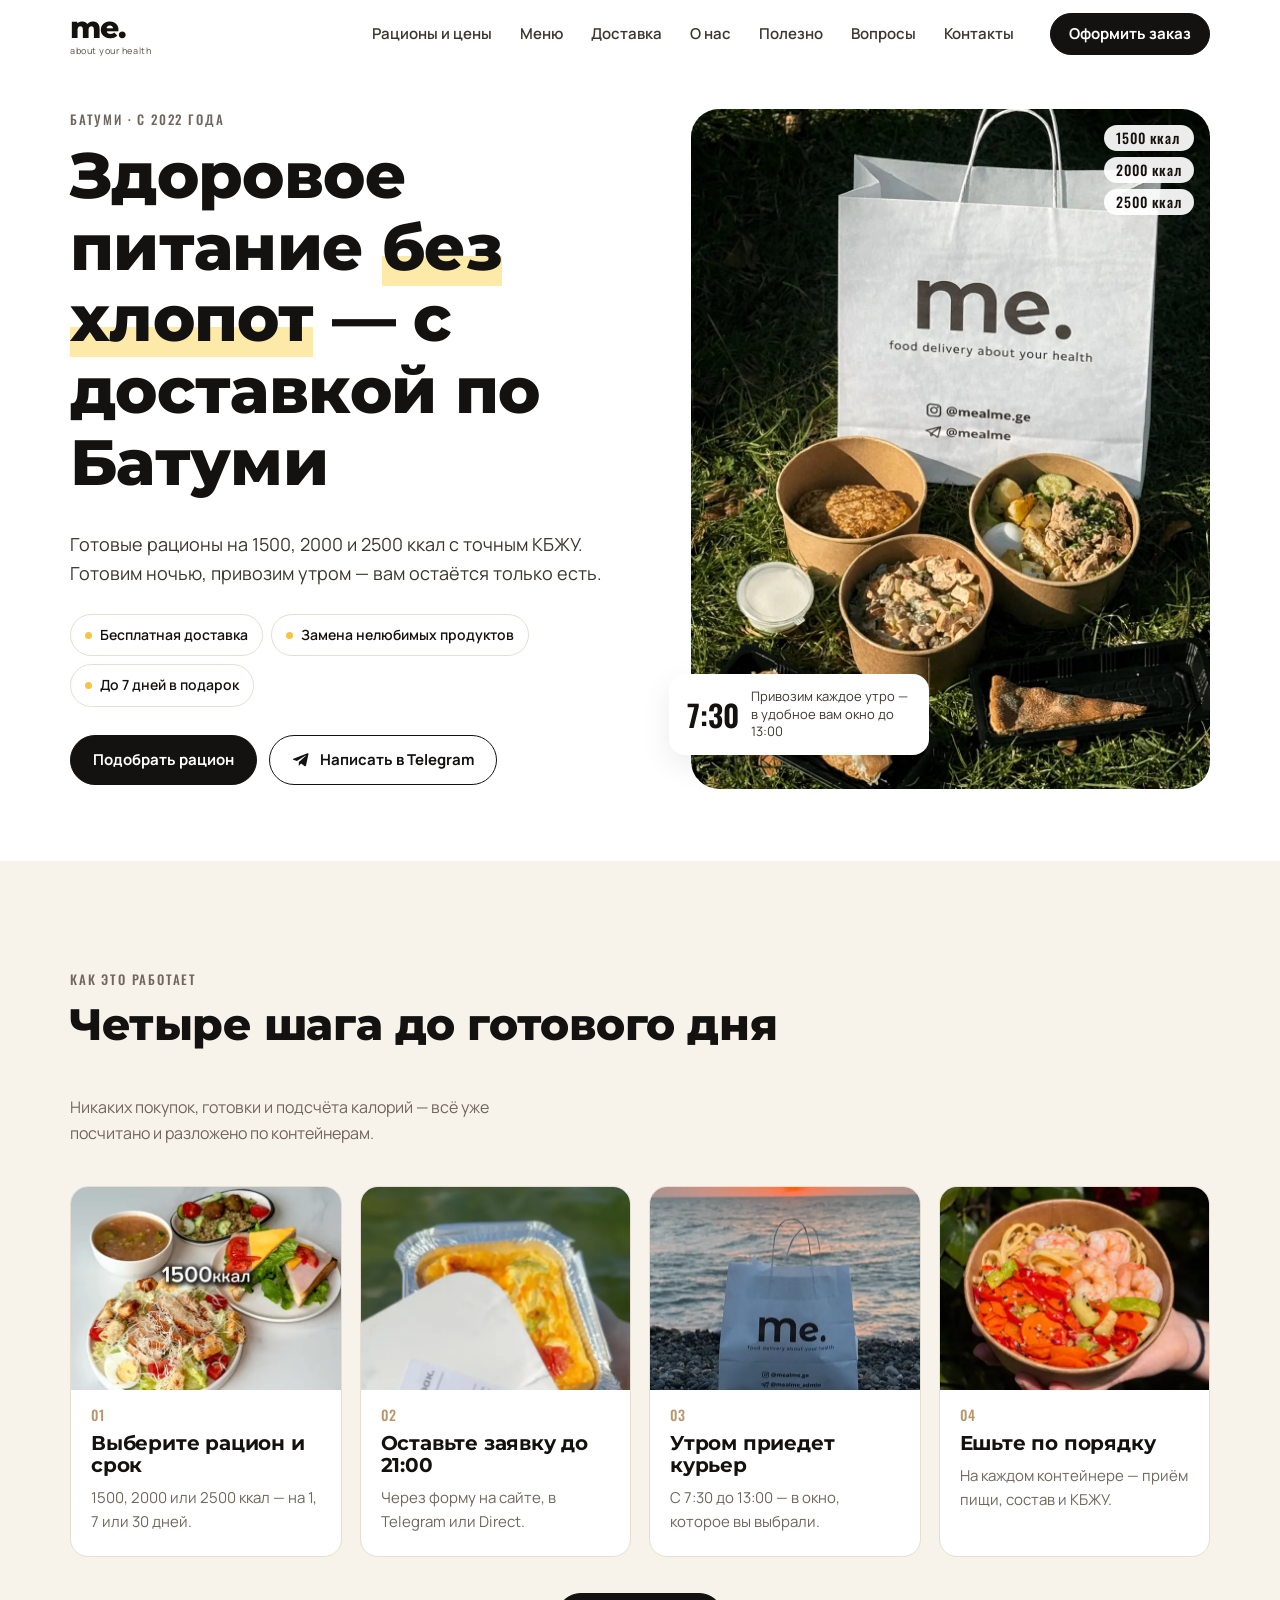
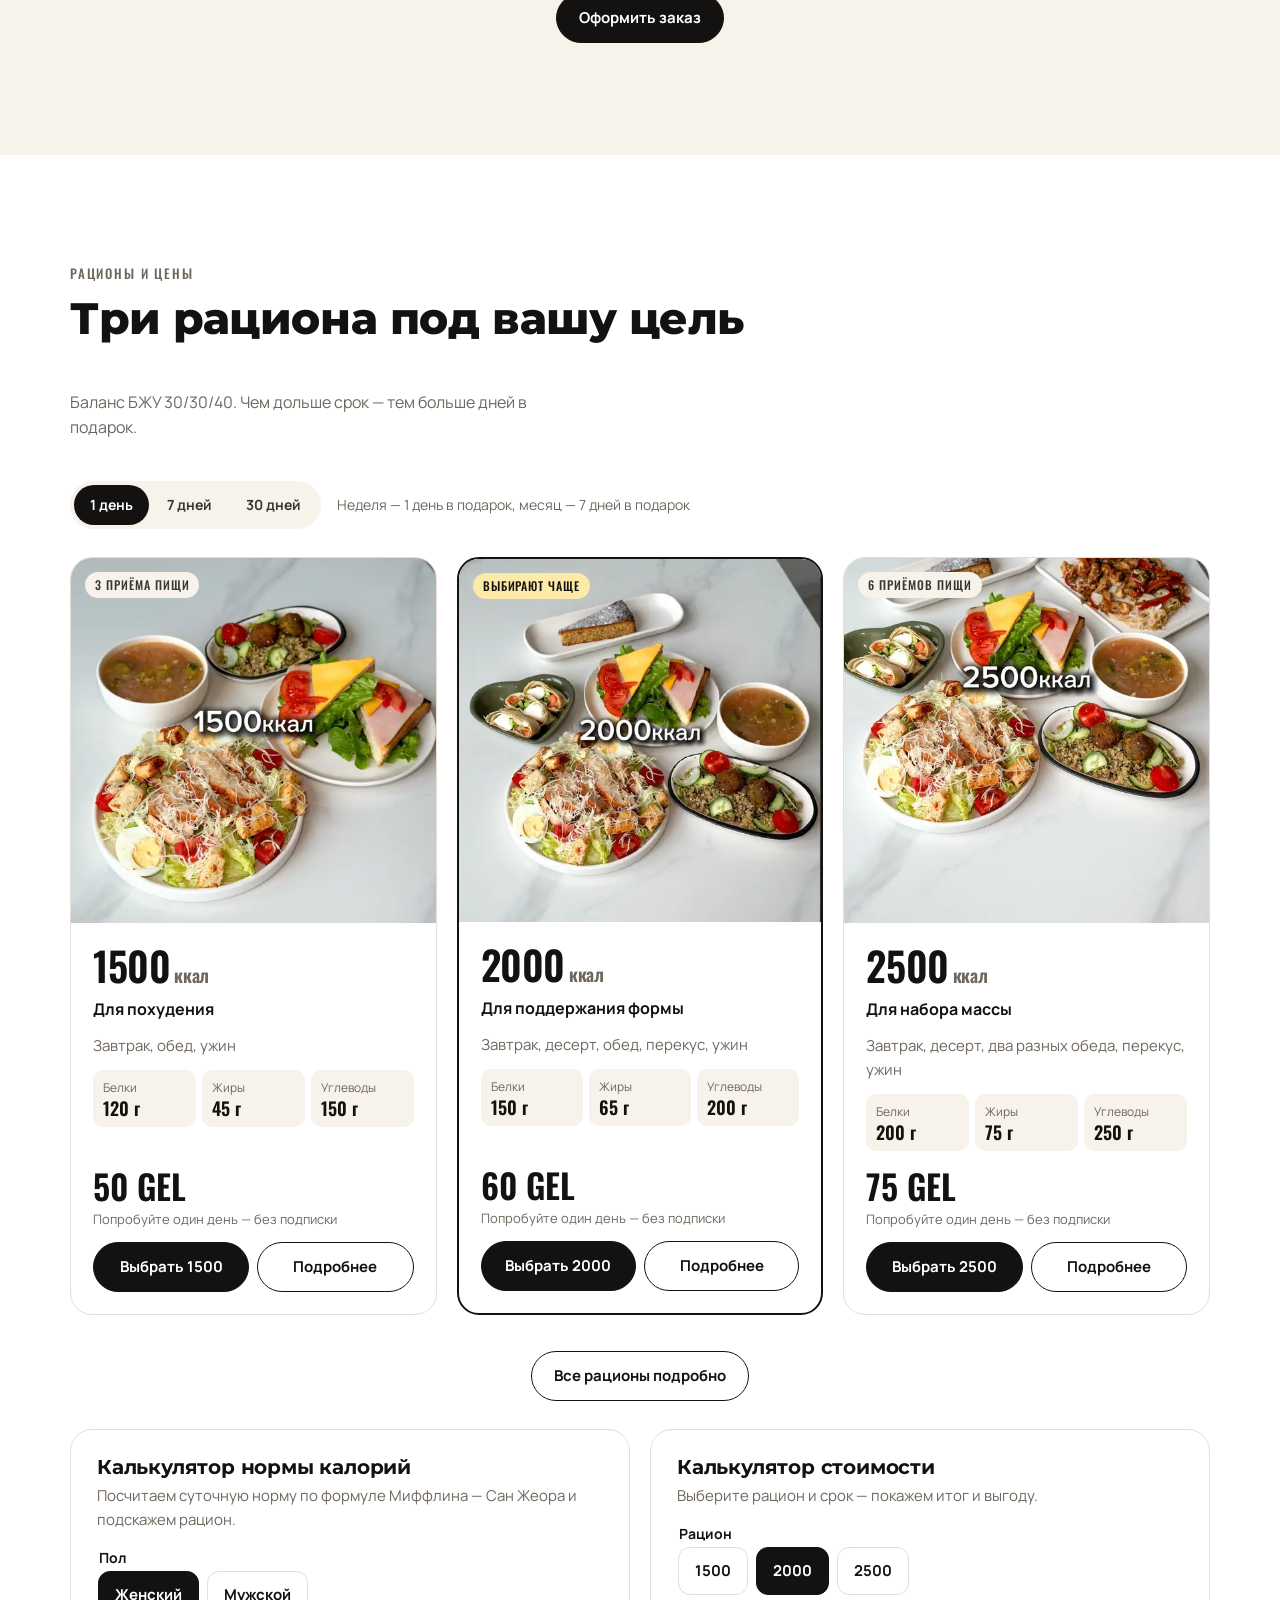
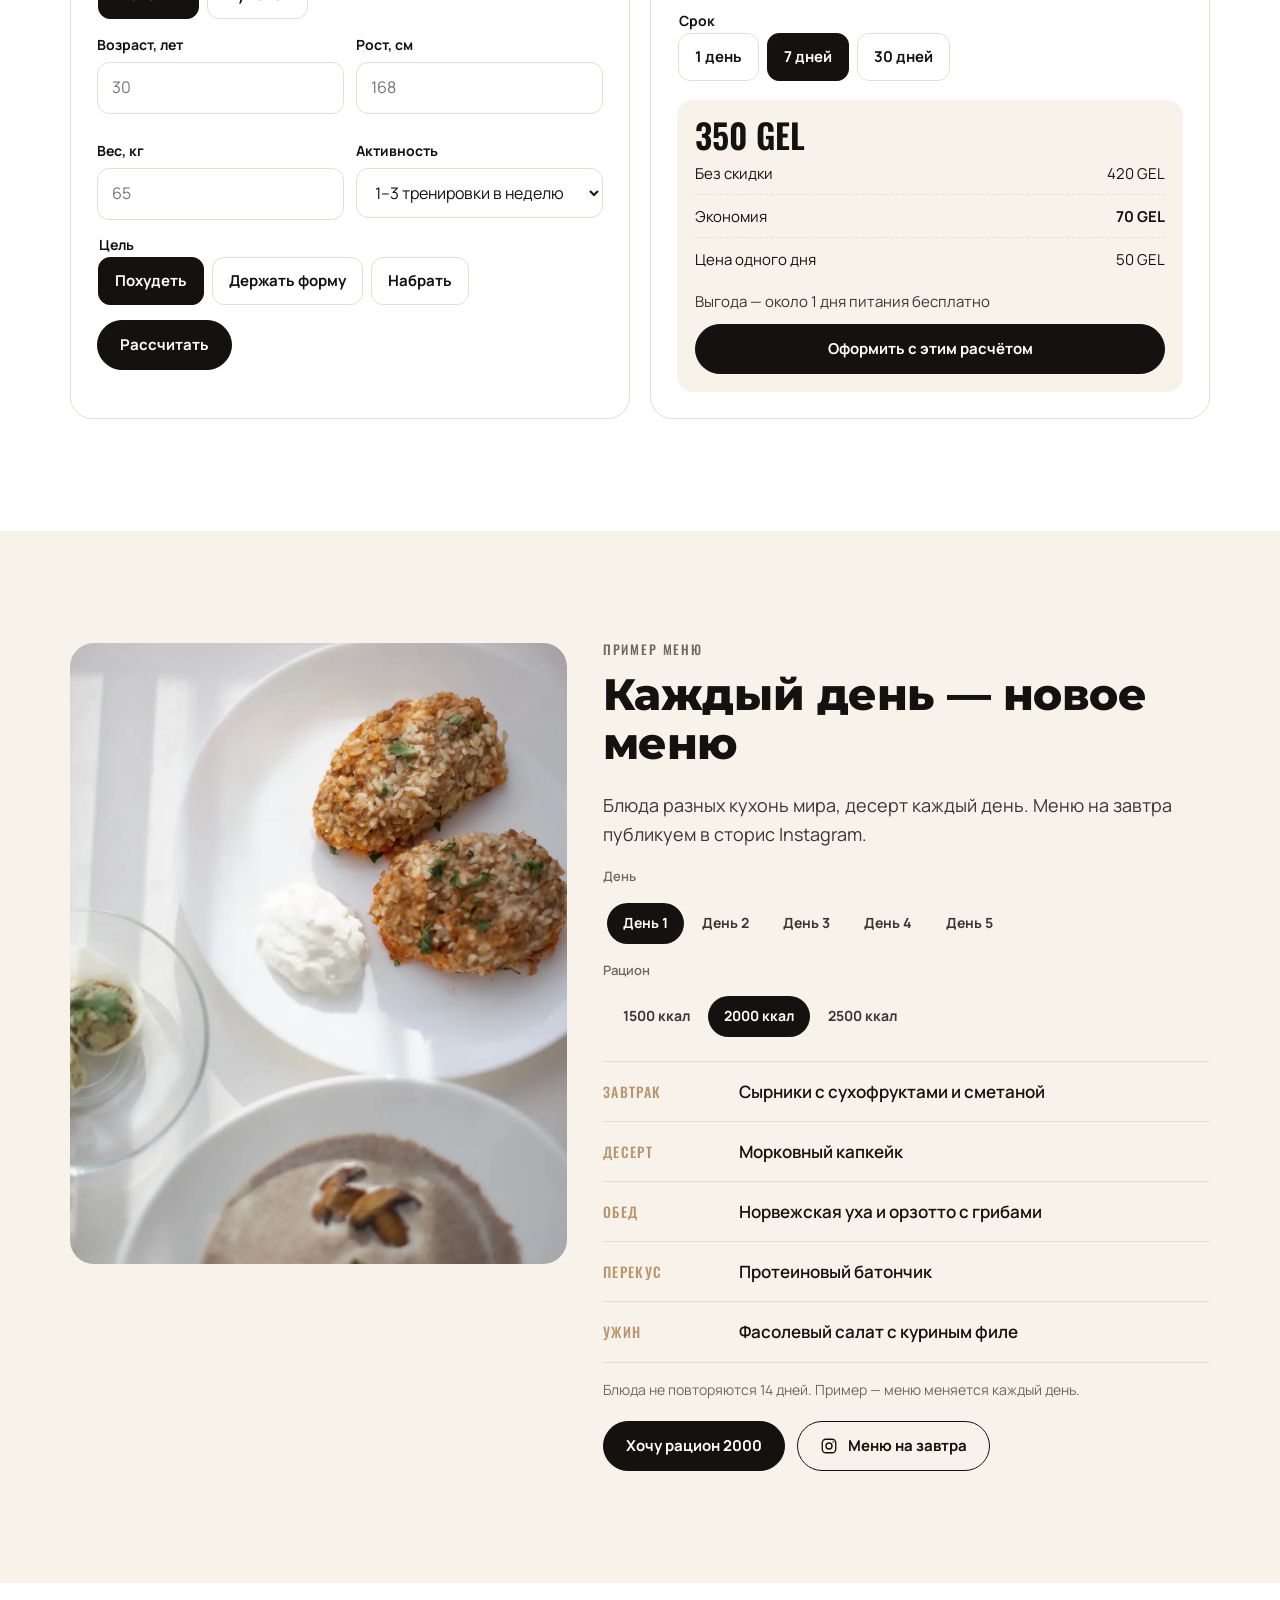
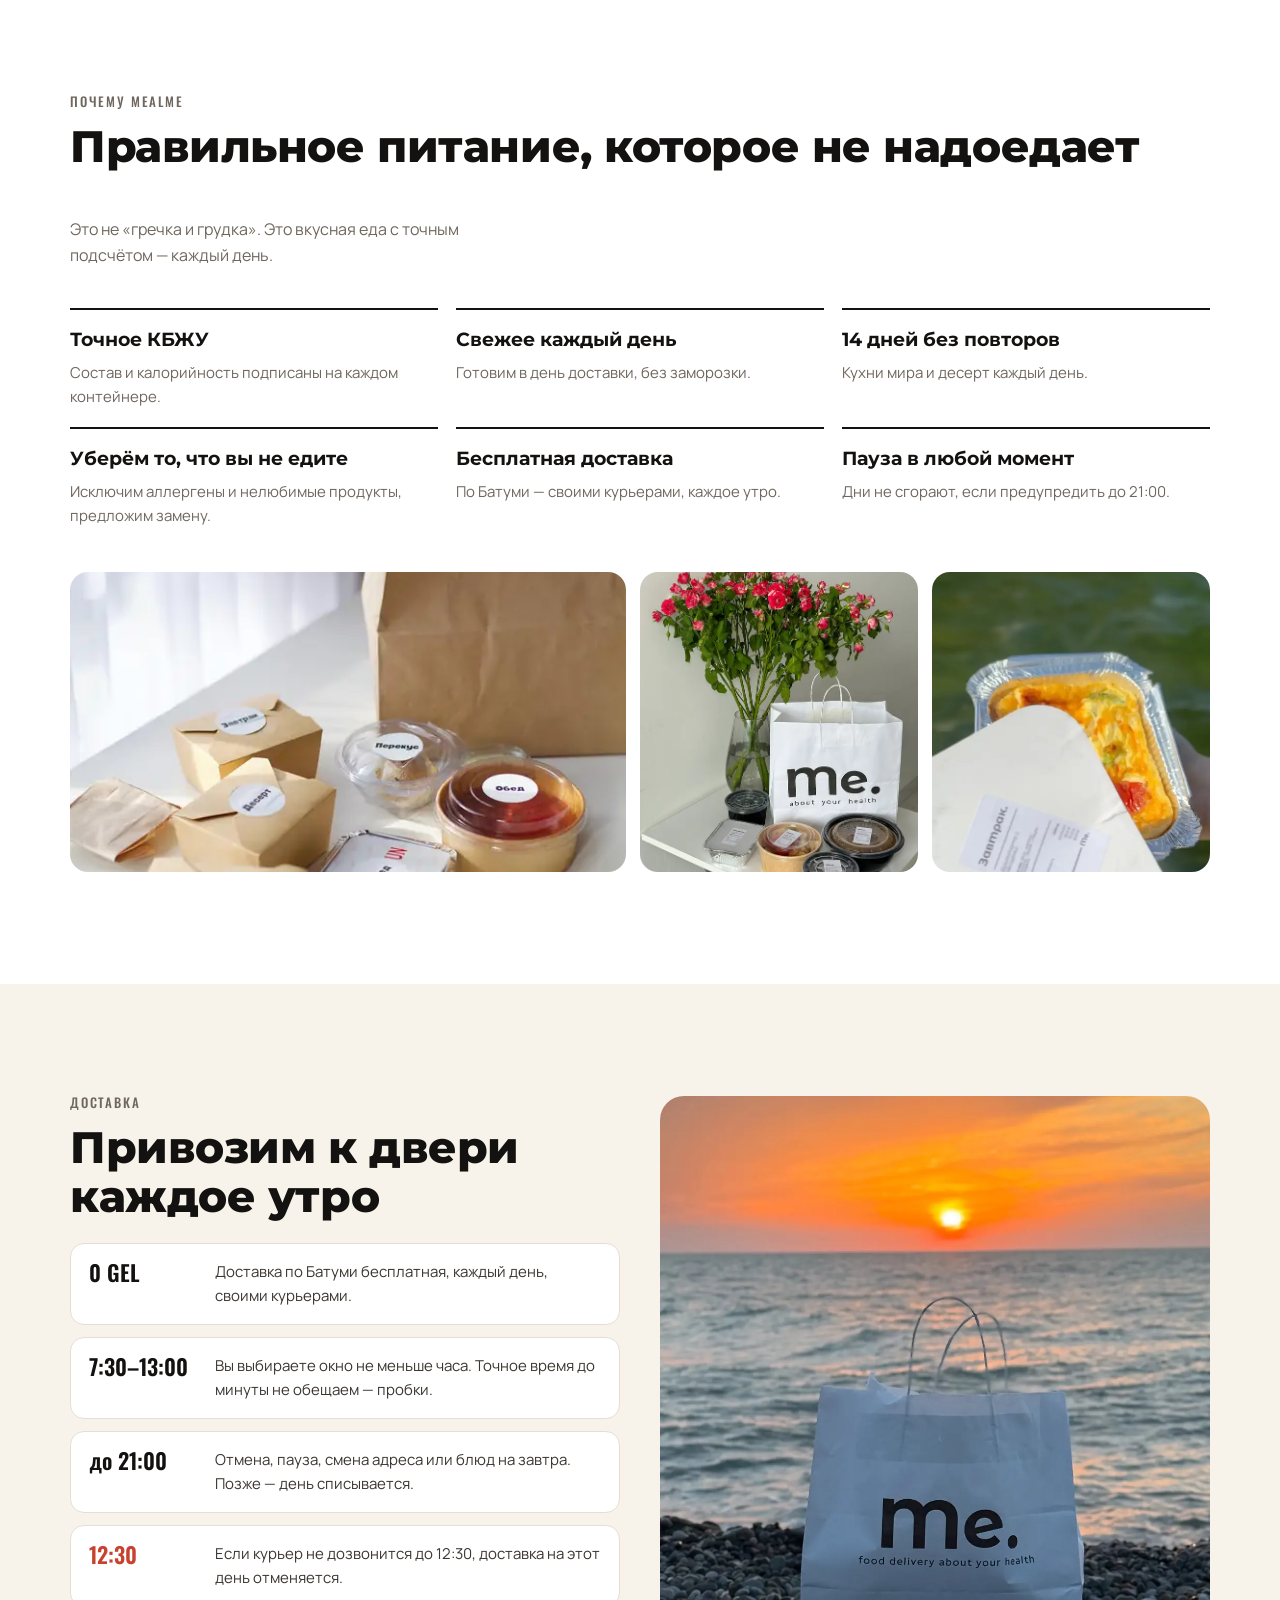
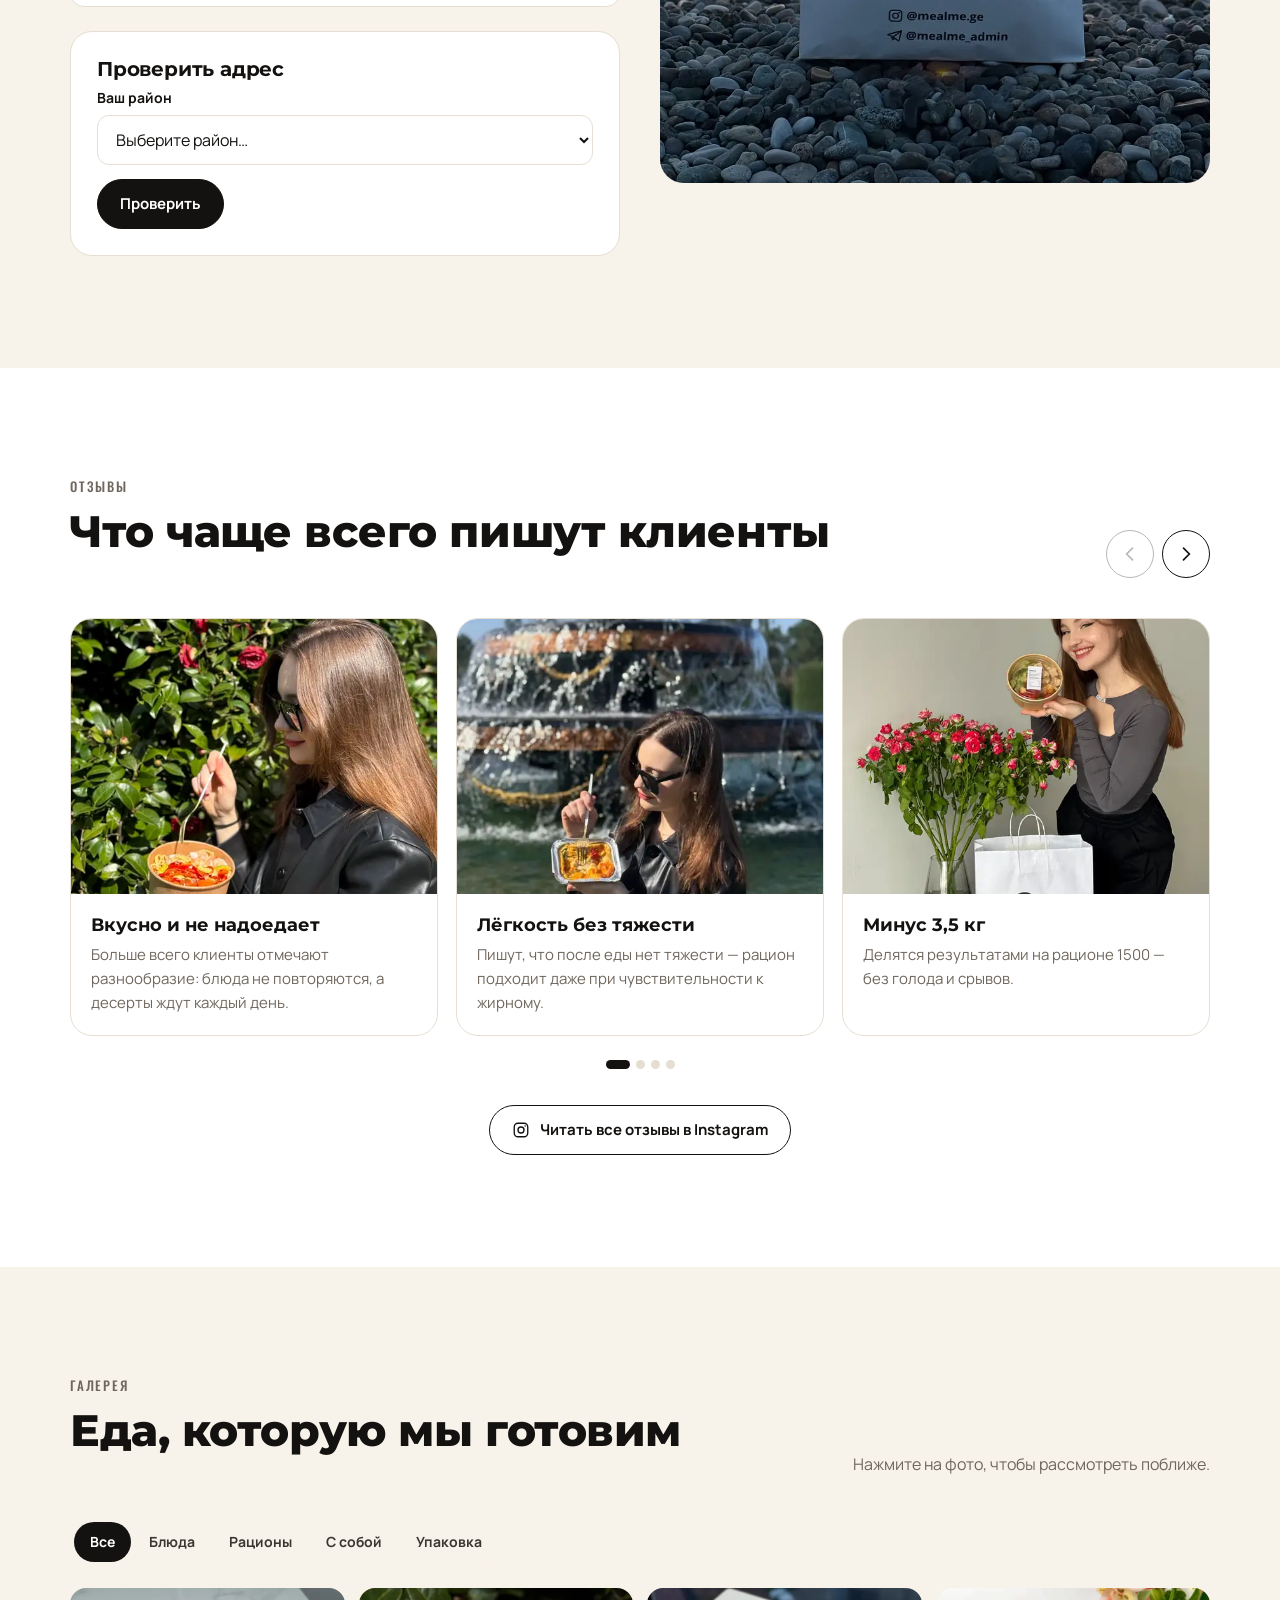
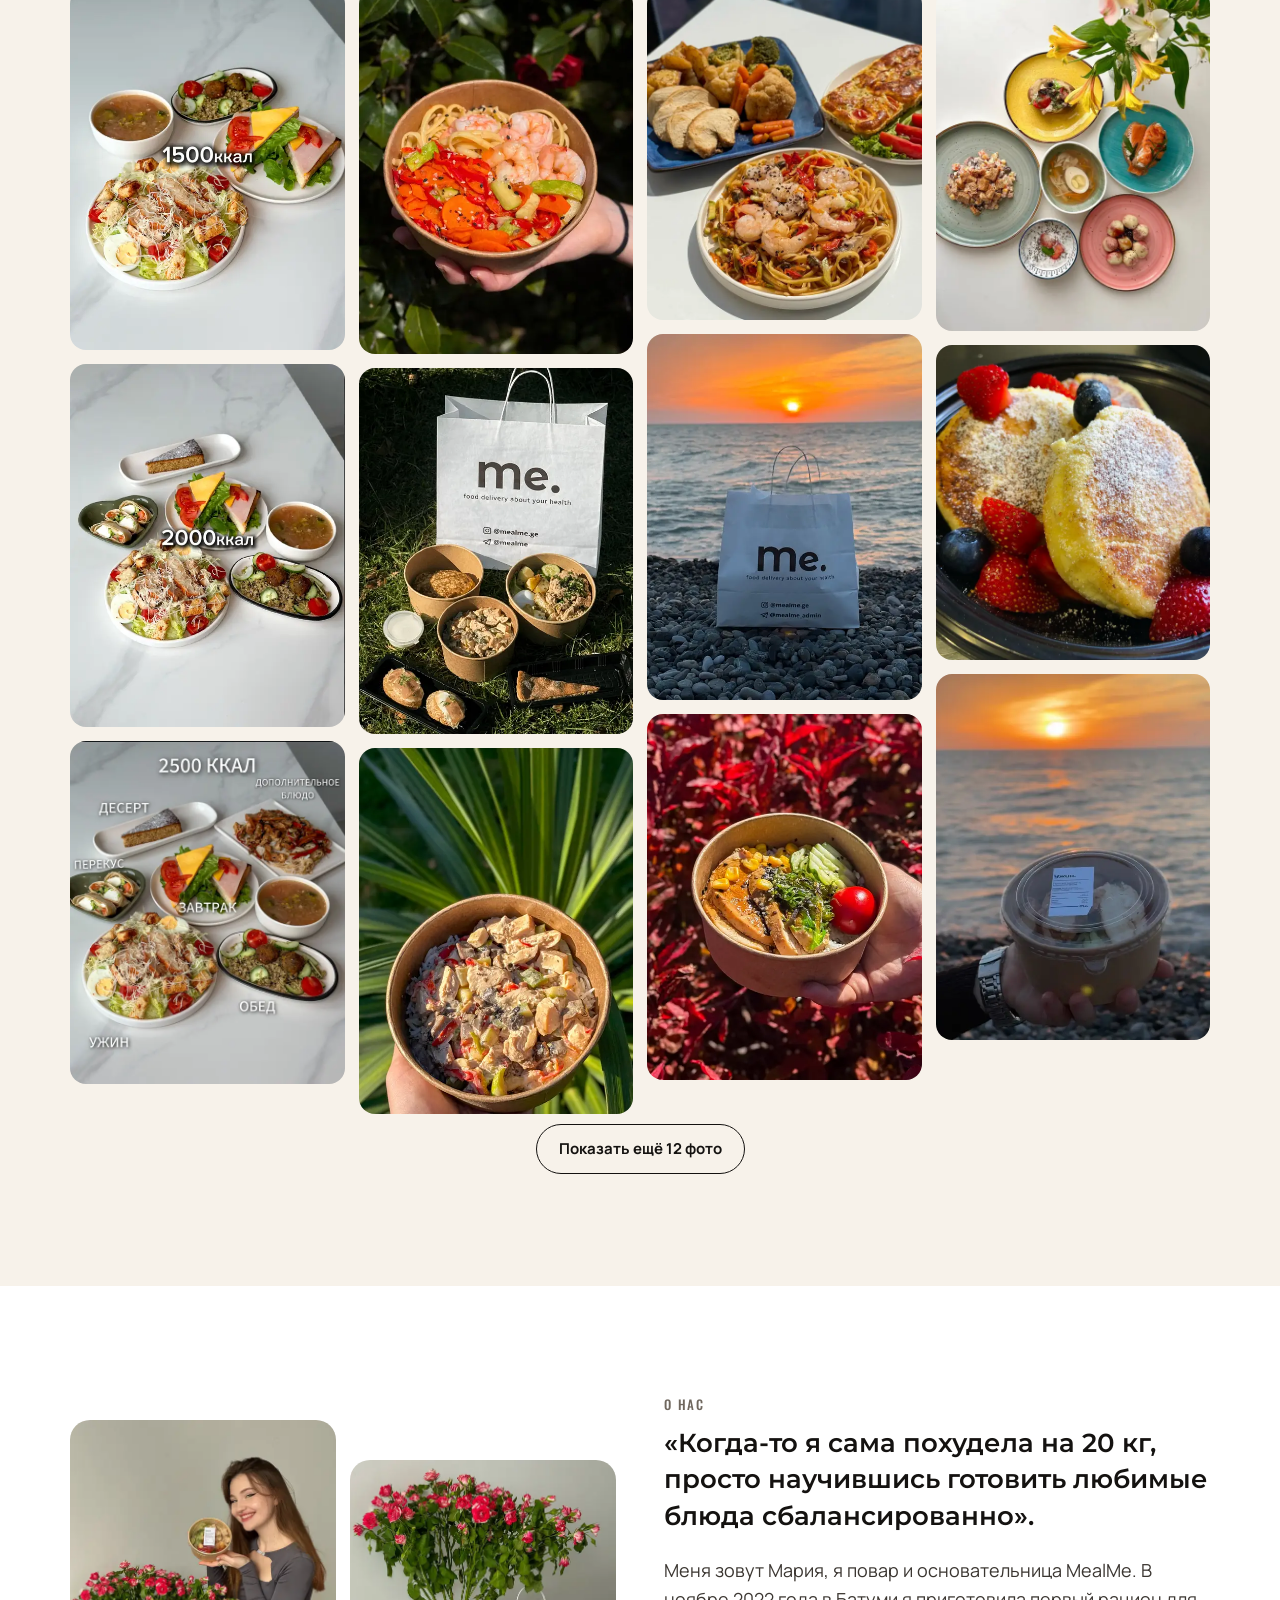
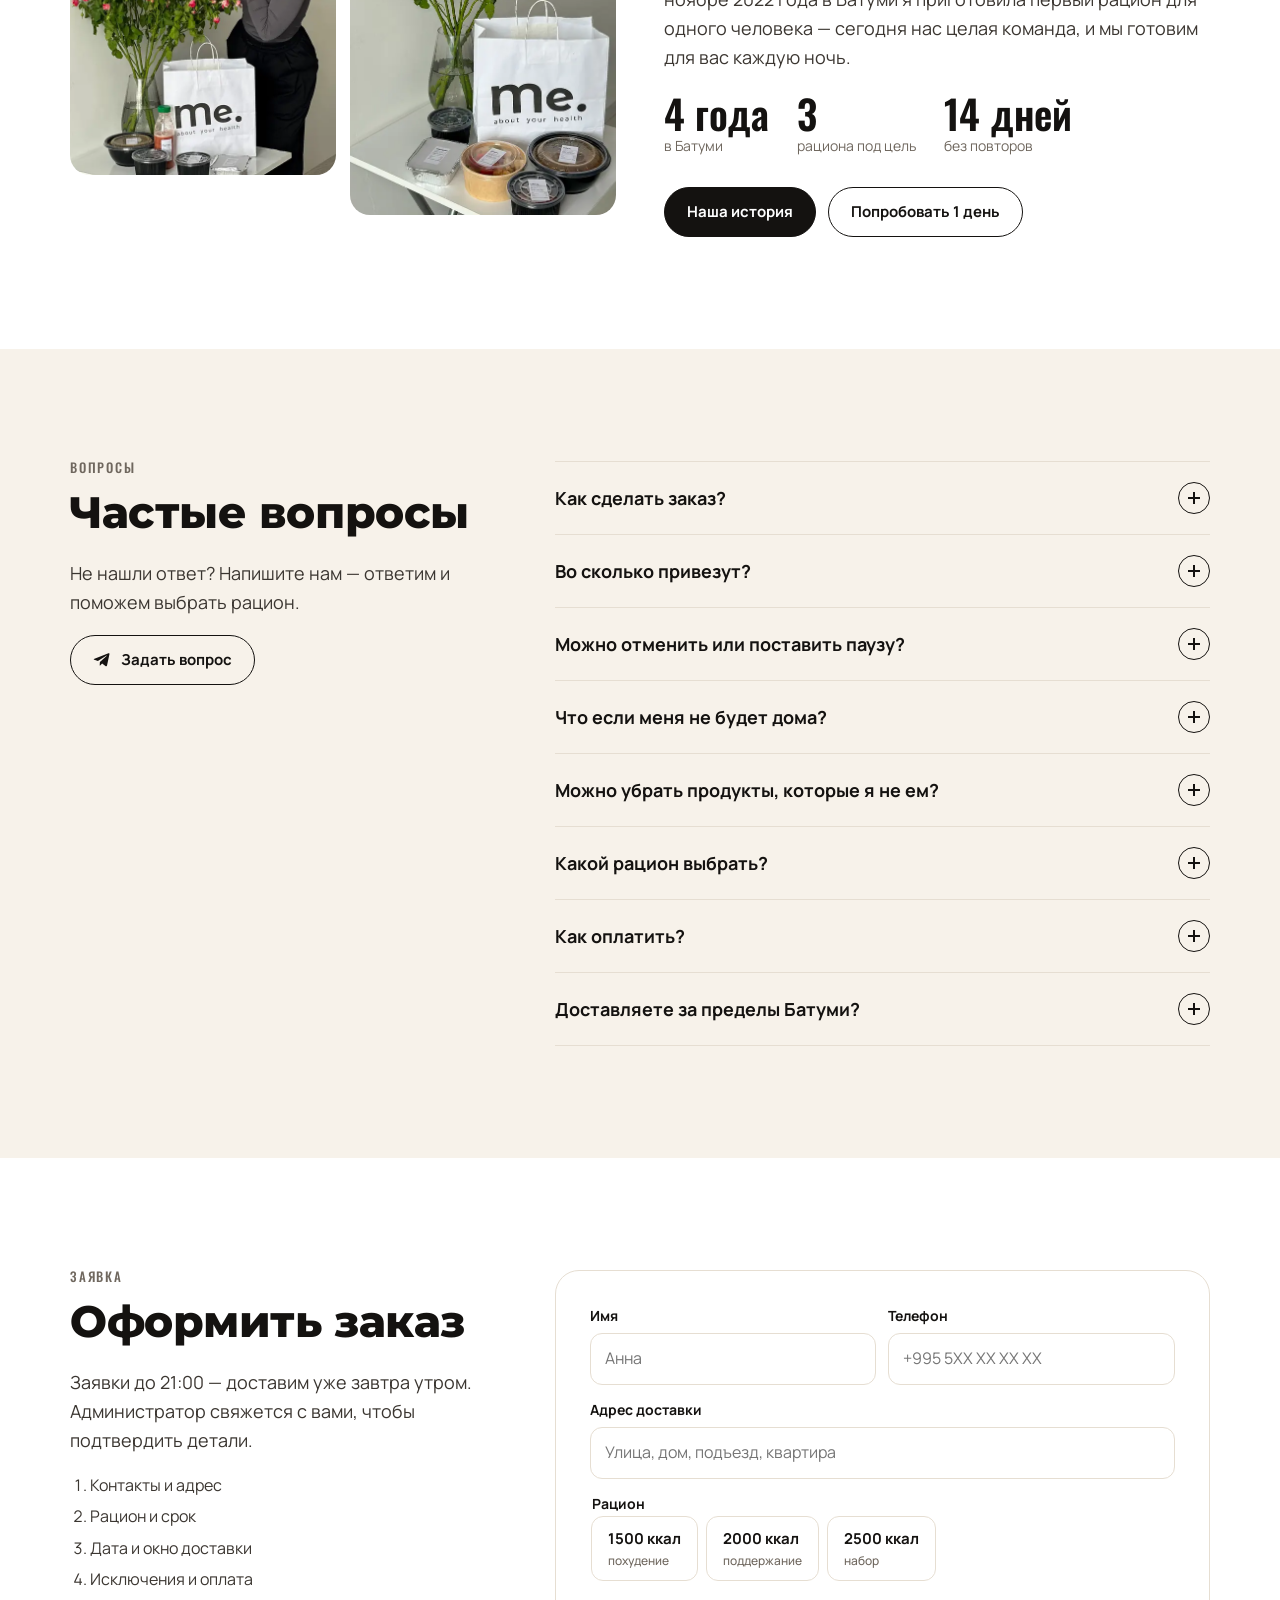
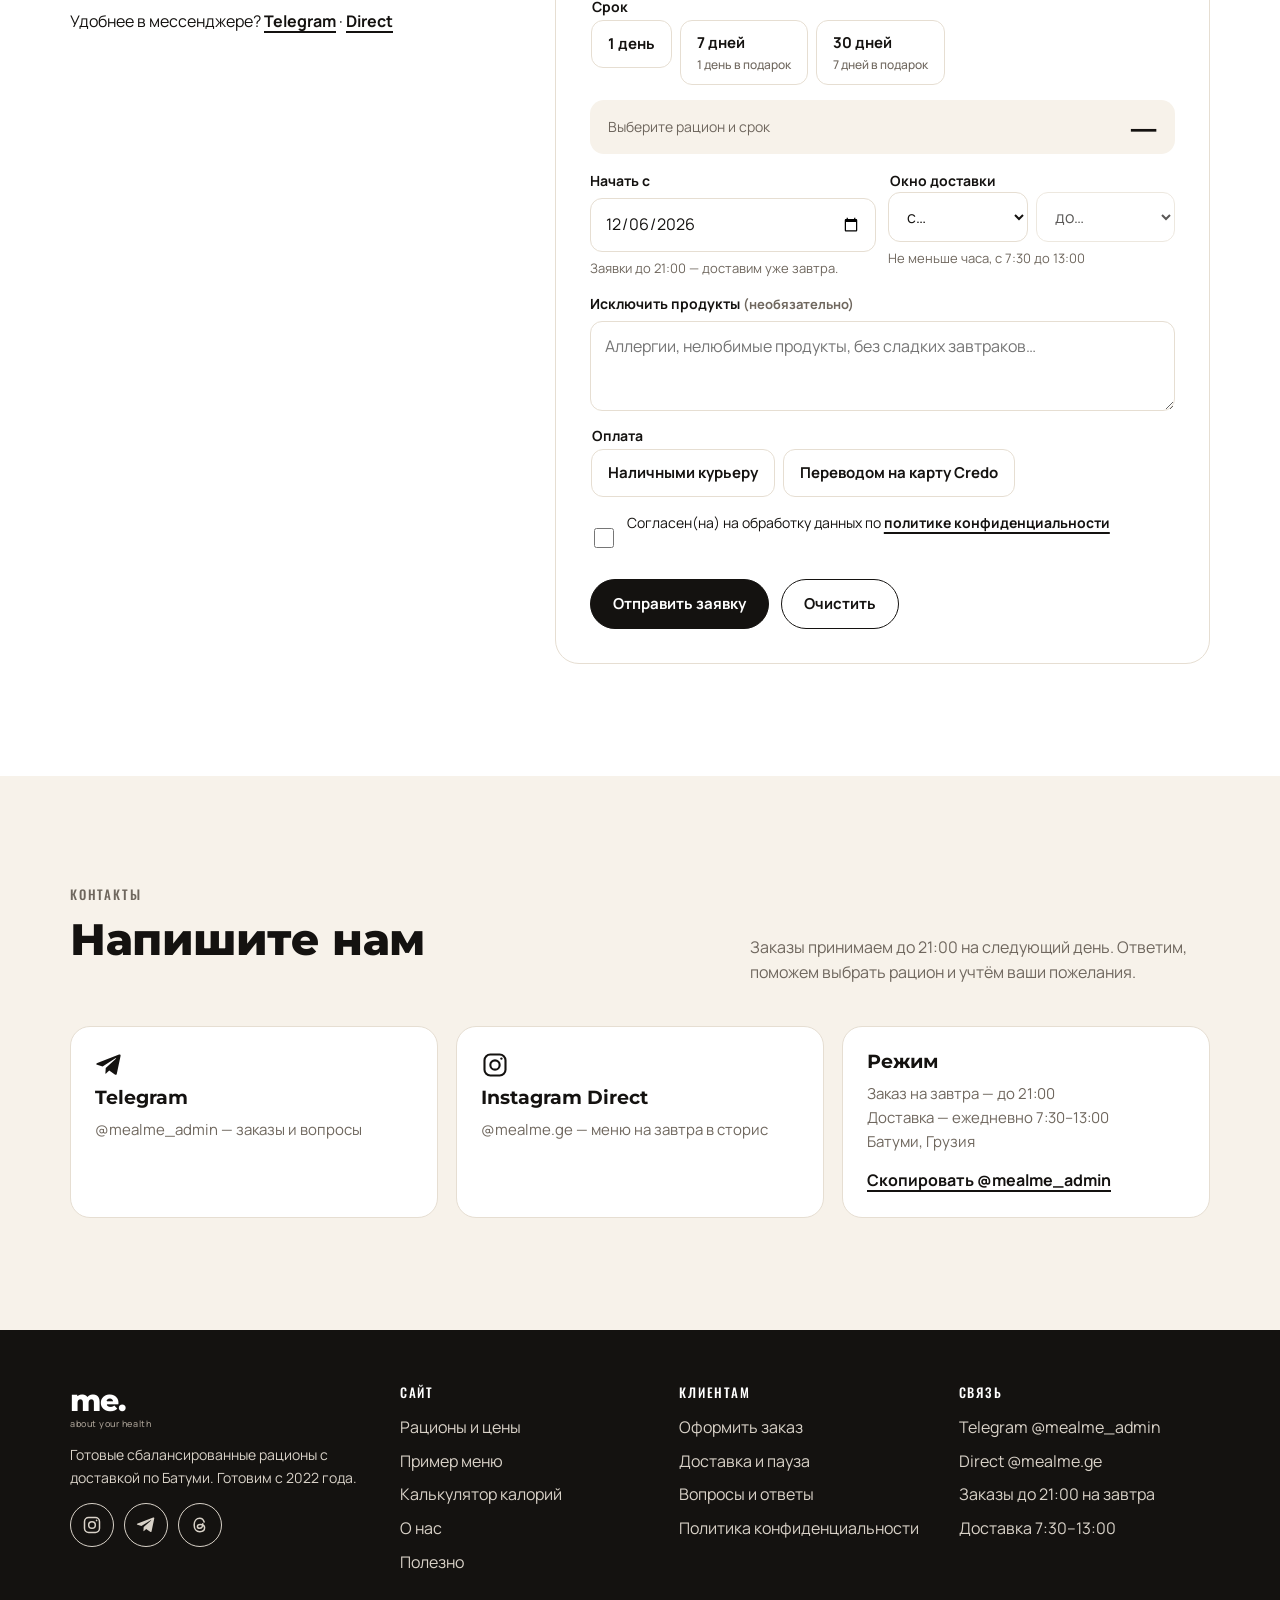
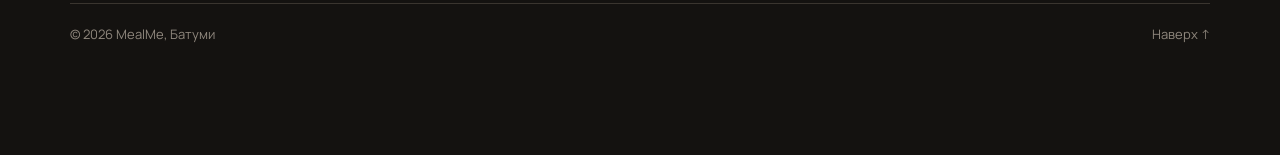
<file: index.html>
<!doctype html>
<html lang="ru">
<head>
<meta charset="utf-8">
<meta name="viewport" content="width=device-width, initial-scale=1">
<title>MealMe — доставка правильного питания в Батуми | ПП-рационы 1500, 2000, 2500 ккал</title>
<meta name="description" content="Готовые ПП-рационы в Батуми с точным КБЖУ: 1500, 2000 и 2500 ккал. Бесплатная доставка каждое утро, замена продуктов, до 7 дней в подарок.">
<meta name="robots" content="noindex, nofollow">
<link rel="canonical" href="https://kalinkina2004.github.io/demo-mwqk7e/">
<meta property="og:type" content="website"><meta property="og:locale" content="ru_RU">
<meta property="og:title" content="MealMe — доставка правильного питания в Батуми | ПП-рационы 1500, 2000, 2500 ккал"><meta property="og:description" content="Готовые ПП-рационы в Батуми с точным КБЖУ: 1500, 2000 и 2500 ккал. Бесплатная доставка каждое утро, замена продуктов, до 7 дней в подарок.">
<meta property="og:image" content="https://kalinkina2004.github.io/demo-mwqk7e/img/017.webp"><meta property="og:url" content="https://kalinkina2004.github.io/demo-mwqk7e/">
<meta name="theme-color" content="#ffffff">
<link rel="icon" href="img/favicon.svg" type="image/svg+xml">
<link rel="preconnect" href="https://fonts.googleapis.com"><link rel="preconnect" href="https://fonts.gstatic.com" crossorigin>
<link rel="stylesheet" href="https://fonts.googleapis.com/css2?family=Manrope:wght@400;500;600;700&family=Montserrat:wght@700;800&family=Oswald:wght@500;600&display=swap">
<link rel="stylesheet" href="assets/style.css">
<script type="application/ld+json">{"@context": "https://schema.org", "@type": "FoodEstablishment", "name": "MealMe", "url": "https://kalinkina2004.github.io/demo-mwqk7e", "image": "https://kalinkina2004.github.io/demo-mwqk7e/img/017.webp", "servesCuisine": "Правильное питание", "areaServed": "Батуми", "address": {"@type": "PostalAddress", "addressLocality": "Батуми", "addressCountry": "GE"}, "sameAs": ["https://www.instagram.com/mealme.ge/", "https://t.me/mealme_admin"], "makesOffer": [{"@type": "Offer", "name": "Рацион 1500 ккал на 1 день", "price": "50", "priceCurrency": "GEL"}, {"@type": "Offer", "name": "Рацион 2000 ккал на 1 день", "price": "60", "priceCurrency": "GEL"}, {"@type": "Offer", "name": "Рацион 2500 ккал на 1 день", "price": "75", "priceCurrency": "GEL"}]}</script>
<script type="application/ld+json">{"@context": "https://schema.org", "@type": "FAQPage", "mainEntity": [{"@type": "Question", "name": "Как сделать заказ?", "acceptedAnswer": {"@type": "Answer", "text": "Заполните форму на сайте или напишите нам в Telegram или Direct. Нужны адрес, телефон, рацион, срок, удобное окно доставки, исключения и способ оплаты."}}, {"@type": "Question", "name": "Во сколько привезут?", "acceptedAnswer": {"@type": "Answer", "text": "Ежедневно с 7:30 до 13:00, в выбранное вами окно не меньше часа. Точное время до минуты гарантировать не можем из-за пробок."}}, {"@type": "Question", "name": "Можно отменить или поставить паузу?", "acceptedAnswer": {"@type": "Answer", "text": "Да, на любое число дней. Изменения на завтра — до 21:00, позже день будет списан."}}, {"@type": "Question", "name": "Что если меня не будет дома?", "acceptedAnswer": {"@type": "Answer", "text": "Курьер позвонит. Если не дозвонится до 12:30, доставка на этот день отменяется."}}, {"@type": "Question", "name": "Можно убрать продукты, которые я не ем?", "acceptedAnswer": {"@type": "Answer", "text": "Да, исключим аллергены и нелюбимые продукты и предложим замену. Можно, например, без десертов или без сладких завтраков."}}, {"@type": "Question", "name": "Какой рацион выбрать?", "acceptedAnswer": {"@type": "Answer", "text": "1500 — для похудения, 2000 — для поддержания, 2500 — для набора массы. Посчитайте свою норму в калькуляторе или спросите нас."}}, {"@type": "Question", "name": "Как оплатить?", "acceptedAnswer": {"@type": "Answer", "text": "Наличными курьеру или переводом на карту банка Credo."}}, {"@type": "Question", "name": "Доставляете за пределы Батуми?", "acceptedAnswer": {"@type": "Answer", "text": "По Батуми — бесплатно. Про Гонио и Махинджаури уточните у администратора — проверьте свой район."}}]}</script>
</head>
<body>
<a class="skip" href="#main">Перейти к содержимому</a>
<header class="top" id="top">
  <div class="wrap">
    <a class="logo" href="index.html" aria-label="MealMe — на главную"><b>me.</b><small>about your health</small></a>
    <nav class="nav" aria-label="Основное меню">
      <a href="rations.html">Рационы и цены</a>
      <a href="#menu">Меню</a>
      <a href="#delivery">Доставка</a>
      <a href="about.html">О нас</a>
      <a href="blog.html">Полезно</a>
      <a href="#faq">Вопросы</a>
      <a href="#contacts">Контакты</a>
    </nav>
    <a class="btn order-top" href="#order">Оформить заказ</a>
    <button class="burger" type="button" aria-expanded="false" aria-controls="drawer" aria-label="Открыть меню"><span></span></button>
  </div>
</header>
<div class="drawer" id="drawer" aria-hidden="true" inert>
  <a href="rations.html">Рационы и цены</a>
  <a href="#menu">Пример меню</a>
  <a href="#calc">Калькулятор калорий</a>
  <a href="#delivery">Доставка</a>
  <a href="about.html">О нас</a>
  <a href="blog.html">Полезно</a>
  <a href="#faq">Вопросы и ответы</a>
  <a href="#contacts">Контакты</a>
  <a class="btn" href="#order">Оформить заказ</a>
  <a class="btn ghost" href="https://t.me/mealme_admin" target="_blank" rel="noopener"><svg viewBox="0 0 24 24" fill="currentColor" aria-hidden="true"><path d="M21.9 4.3 18.7 19.4c-.2 1-.9 1.3-1.7.8l-4.8-3.5-2.3 2.2c-.3.3-.5.5-1 .5l.3-4.9 8.9-8c.4-.3-.1-.5-.6-.2L6.5 13.2 1.8 11.7c-1-.3-1-1 .2-1.5L20.6 3c.9-.3 1.6.2 1.3 1.3z"/></svg> Написать в Telegram</a>
</div>
<main id="main">
<section class="hero">
  <div class="wrap">
    <div>
      <span class="eyebrow">Батуми · с 2022 года</span>
      <h1>Здоровое питание <em>без хлопот</em> — с доставкой по Батуми</h1>
      <p class="lead">Готовые рационы на 1500, 2000 и 2500 ккал с точным КБЖУ. Готовим ночью, привозим утром — вам остаётся только есть.</p>
      <ul class="chips">
        <li>Бесплатная доставка</li>
        <li>Замена нелюбимых продуктов</li>
        <li>До 7 дней в подарок</li>
      </ul>
      <div class="cta">
        <a class="btn" href="#calc">Подобрать рацион</a>
        <a class="btn ghost" href="https://t.me/mealme_admin" target="_blank" rel="noopener"><svg viewBox="0 0 24 24" fill="currentColor" aria-hidden="true"><path d="M21.9 4.3 18.7 19.4c-.2 1-.9 1.3-1.7.8l-4.8-3.5-2.3 2.2c-.3.3-.5.5-1 .5l.3-4.9 8.9-8c.4-.3-.1-.5-.6-.2L6.5 13.2 1.8 11.7c-1-.3-1-1 .2-1.5L20.6 3c.9-.3 1.6.2 1.3 1.3z"/></svg> Написать в Telegram</a>
      </div>
    </div>
    <div class="hero-media">
      <img src="img/017.webp" alt="Фирменный пакет me. и боксы с едой на траве" width="1060" height="1400" fetchpriority="high">
      <div class="hero-kcal" aria-label="Рационы">
        <a href="#plans">1500 ккал</a><a href="#plans">2000 ккал</a><a href="#plans">2500 ккал</a>
      </div>
      <div class="hero-badge"><b>7:30</b><span>Привозим каждое утро — в удобное вам окно до 13:00</span></div>
    </div>
  </div>
</section>

<section class="section paper" id="how">
  <div class="wrap">
    <div class="head">
      <div><span class="eyebrow">Как это работает</span><h2>Четыре шага до готового дня</h2></div>
      <p>Никаких покупок, готовки и подсчёта калорий — всё уже посчитано и разложено по контейнерам.</p>
    </div>
    <ol class="steps">
      <li class="step"><img src="img/004-s.webp" alt="Рацион на день на мраморном столе" loading="lazy"><div><h3>Выберите рацион и срок</h3><p>1500, 2000 или 2500 ккал — на 1, 7 или 30 дней.</p></div></li>
      <li class="step"><img src="img/012-s.webp" alt="Контейнер с наклейкой состава" loading="lazy"><div><h3>Оставьте заявку до 21:00</h3><p>Через форму на сайте, в Telegram или Direct.</p></div></li>
      <li class="step"><img src="img/010-s.webp" alt="Пакет me. на берегу моря" loading="lazy"><div><h3>Утром приедет курьер</h3><p>С 7:30 до 13:00 — в окно, которое вы выбрали.</p></div></li>
      <li class="step"><img src="img/016-s.webp" alt="Боул с пастой и креветками в руке" loading="lazy"><div><h3>Ешьте по порядку</h3><p>На каждом контейнере — приём пищи, состав и КБЖУ.</p></div></li>
    </ol>
    <div class="center-cta"><a class="btn" href="#order">Оформить заказ</a></div>
  </div>
</section>

<section class="section" id="plans">
  <div class="wrap">
    <div class="head">
      <div><span class="eyebrow">Рационы и цены</span><h2>Три рациона под вашу цель</h2></div>
      <p>Баланс БЖУ 30/30/40. Чем дольше срок — тем больше дней в подарок.</p>
    </div>
    <div class="plans-bar">
      <div class="seg" data-term-switch role="group" aria-label="Срок">
        <button type="button" data-value="1" aria-pressed="true">1 день</button>
        <button type="button" data-value="7" aria-pressed="false">7 дней</button>
        <button type="button" data-value="30" aria-pressed="false">30 дней</button>
      </div>
      <span>Неделя — 1 день в подарок, месяц — 7 дней в подарок</span>
    </div>
    <div class="plans">
      <article class="plan" data-plan-card="1500">
        <button class="plan-media" type="button" data-lb="plans" data-src="img/001.webp" data-cap="Рацион 1500 ккал: завтрак, обед, ужин" aria-label="Увеличить фото рациона 1500"><img src="img/004-s.webp" alt="Рацион 1500 ккал" loading="lazy"><span class="tag">3 приёма пищи</span></button>
        <div class="plan-body">
          <div class="plan-kcal">1500<small>ккал</small></div>
          <div class="plan-goal">Для похудения</div>
          <p class="plan-meals">Завтрак, обед, ужин</p>
          <dl class="macros"><div><dt>Белки</dt><dd>120 г</dd></div><div><dt>Жиры</dt><dd>45 г</dd></div><div><dt>Углеводы</dt><dd>150 г</dd></div></dl>
          <div class="price"><b data-price>50 GEL</b><s data-old hidden></s><span class="tag sun" data-gift hidden></span></div>
          <p class="price-note" data-note></p>
          <div class="actions"><a class="btn" href="#order" data-plan="1500" data-term="1">Выбрать 1500</a><button class="btn ghost" type="button" data-plan-info="1500">Подробнее</button></div>
        </div>
      </article>
      <article class="plan hit" data-plan-card="2000">
        <button class="plan-media" type="button" data-lb="plans" data-src="img/002.webp" data-cap="Рацион 2000 ккал: завтрак, десерт, обед, перекус, ужин" aria-label="Увеличить фото рациона 2000"><img src="img/005-s.webp" alt="Рацион 2000 ккал" loading="lazy"><span class="tag sun">Выбирают чаще</span></button>
        <div class="plan-body">
          <div class="plan-kcal">2000<small>ккал</small></div>
          <div class="plan-goal">Для поддержания формы</div>
          <p class="plan-meals">Завтрак, десерт, обед, перекус, ужин</p>
          <dl class="macros"><div><dt>Белки</dt><dd>150 г</dd></div><div><dt>Жиры</dt><dd>65 г</dd></div><div><dt>Углеводы</dt><dd>200 г</dd></div></dl>
          <div class="price"><b data-price>60 GEL</b><s data-old hidden></s><span class="tag sun" data-gift hidden></span></div>
          <p class="price-note" data-note></p>
          <div class="actions"><a class="btn" href="#order" data-plan="2000" data-term="1">Выбрать 2000</a><button class="btn ghost" type="button" data-plan-info="2000">Подробнее</button></div>
        </div>
      </article>
      <article class="plan" data-plan-card="2500">
        <button class="plan-media" type="button" data-lb="plans" data-src="img/003.webp" data-cap="Рацион 2500 ккал: завтрак, десерт, два обеда, перекус, ужин" aria-label="Увеличить фото рациона 2500"><img src="img/006-s.webp" alt="Рацион 2500 ккал" loading="lazy"><span class="tag">6 приёмов пищи</span></button>
        <div class="plan-body">
          <div class="plan-kcal">2500<small>ккал</small></div>
          <div class="plan-goal">Для набора массы</div>
          <p class="plan-meals">Завтрак, десерт, два разных обеда, перекус, ужин</p>
          <dl class="macros"><div><dt>Белки</dt><dd>200 г</dd></div><div><dt>Жиры</dt><dd>75 г</dd></div><div><dt>Углеводы</dt><dd>250 г</dd></div></dl>
          <div class="price"><b data-price>75 GEL</b><s data-old hidden></s><span class="tag sun" data-gift hidden></span></div>
          <p class="price-note" data-note></p>
          <div class="actions"><a class="btn" href="#order" data-plan="2500" data-term="1">Выбрать 2500</a><button class="btn ghost" type="button" data-plan-info="2500">Подробнее</button></div>
        </div>
      </article>
    </div>
    <div class="center-cta"><a class="btn ghost" href="rations.html">Все рационы подробно</a></div>

    <div class="tools" id="calc">
      <form class="box" id="kcal-calc" novalidate>
        <h3>Калькулятор нормы калорий</h3>
        <p>Посчитаем суточную норму по формуле Миффлина — Сан Жеора и подскажем рацион.</p>
        <fieldset class="field"><legend>Пол</legend>
          <div class="choices">
            <label class="choice"><input type="radio" name="sex" value="f" checked><span>Женский</span></label>
            <label class="choice"><input type="radio" name="sex" value="m"><span>Мужской</span></label>
          </div>
        </fieldset>
        <div class="grid2">
          <label class="field"><span>Возраст, лет</span><input name="age" type="number" inputmode="numeric" min="14" max="90" placeholder="30" required><em class="err">От 14 до 90</em></label>
          <label class="field"><span>Рост, см</span><input name="height" type="number" inputmode="numeric" min="130" max="220" placeholder="168" required><em class="err">От 130 до 220</em></label>
          <label class="field"><span>Вес, кг</span><input name="weight" type="number" inputmode="decimal" min="35" max="250" step="0.1" placeholder="65" required><em class="err">От 35 до 250</em></label>
          <label class="field"><span>Активность</span>
            <select name="activity">
              <option value="1.2">Сидячая работа</option>
              <option value="1.375" selected>1–3 тренировки в неделю</option>
              <option value="1.55">3–5 тренировок</option>
              <option value="1.725">6–7 тренировок</option>
            </select>
          </label>
        </div>
        <fieldset class="field"><legend>Цель</legend>
          <div class="choices">
            <label class="choice"><input type="radio" name="goal" value="lose" checked><span>Похудеть</span></label>
            <label class="choice"><input type="radio" name="goal" value="keep"><span>Держать форму</span></label>
            <label class="choice"><input type="radio" name="goal" value="gain"><span>Набрать</span></label>
          </div>
        </fieldset>
        <button class="btn" type="submit">Рассчитать</button>
        <div class="result" id="kcal-result" hidden aria-live="polite">
          <div class="calc-row"><span>Ваша норма</span><b data-k="norm"></b></div>
          <div class="calc-row"><span>Под вашу цель</span><b data-k="target"></b></div>
          <p>Рекомендуем: <b data-k="plan"></b></p>
          <a class="btn sun" href="#order" data-k="go" data-plan="1500" data-term="7">Заказать этот рацион</a>
          <p><small>Расчёт ориентировочный и не заменяет консультацию врача.</small></p>
        </div>
      </form>
      <form class="box" id="price-calc">
        <h3>Калькулятор стоимости</h3>
        <p>Выберите рацион и срок — покажем итог и выгоду.</p>
        <fieldset class="field"><legend>Рацион</legend>
          <div class="choices">
            <label class="choice"><input type="radio" name="pplan" value="1500"><span>1500</span></label>
            <label class="choice"><input type="radio" name="pplan" value="2000" checked><span>2000</span></label>
            <label class="choice"><input type="radio" name="pplan" value="2500"><span>2500</span></label>
          </div>
        </fieldset>
        <fieldset class="field"><legend>Срок</legend>
          <div class="choices">
            <label class="choice"><input type="radio" name="pterm" value="1"><span>1 день</span></label>
            <label class="choice"><input type="radio" name="pterm" value="7" checked><span>7 дней</span></label>
            <label class="choice"><input type="radio" name="pterm" value="30"><span>30 дней</span></label>
          </div>
        </fieldset>
        <div class="result" aria-live="polite">
          <div class="big" data-pc="total"></div>
          <div class="calc-row"><span>Без скидки</span><span data-pc="full"></span></div>
          <div class="calc-row"><span>Экономия</span><b data-pc="save"></b></div>
          <div class="calc-row"><span>Цена одного дня</span><span data-pc="day"></span></div>
          <p data-pc="gift"></p>
          <a class="btn" href="#order" data-pc="go" data-plan="2000" data-term="7">Оформить с этим расчётом</a>
        </div>
      </form>
    </div>
  </div>
</section>

<section class="section paper" id="menu">
  <div class="wrap menu-wrap" id="menu-box">
    <div class="menu-photo">
      <button type="button" id="menu-photo" data-lb="menu" data-src="img/071.webp" data-cap="День 1" aria-label="Увеличить фото блюда"><img src="img/071.webp" alt="Блюдо дня" loading="lazy"></button>
    </div>
    <div>
      <span class="eyebrow">Пример меню</span>
      <h2>Каждый день — новое меню</h2>
      <p class="lead">Блюда разных кухонь мира, десерт каждый день. Меню на завтра публикуем в сторис Instagram.</p>
      <div class="menu-controls">
        <span class="lbl">День</span>
        <div class="seg" role="tablist" aria-label="День меню">
          <button type="button" role="tab" aria-selected="true" aria-controls="menu-list">День 1</button>
          <button type="button" role="tab" aria-selected="false" aria-controls="menu-list" tabindex="-1">День 2</button>
          <button type="button" role="tab" aria-selected="false" aria-controls="menu-list" tabindex="-1">День 3</button>
          <button type="button" role="tab" aria-selected="false" aria-controls="menu-list" tabindex="-1">День 4</button>
          <button type="button" role="tab" aria-selected="false" aria-controls="menu-list" tabindex="-1">День 5</button>
        </div>
        <span class="lbl">Рацион</span>
        <div class="seg" role="group" aria-label="Рацион">
          <button type="button" data-menu-plan="1500" aria-pressed="false">1500 ккал</button>
          <button type="button" data-menu-plan="2000" aria-pressed="true">2000 ккал</button>
          <button type="button" data-menu-plan="2500" aria-pressed="false">2500 ккал</button>
        </div>
      </div>
      <ul class="meals" id="menu-list" role="tabpanel" aria-live="polite"></ul>
      <p class="menu-note">Блюда не повторяются 14 дней. Пример — меню меняется каждый день.</p>
      <div class="cta" style="margin-top:20px">
        <a class="btn" href="#order" id="menu-cta" data-plan="2000" data-term="7">Хочу такой рацион</a>
        <a class="btn ghost" href="https://www.instagram.com/mealme.ge/" target="_blank" rel="noopener"><svg viewBox="0 0 24 24" fill="none" stroke="currentColor" stroke-width="1.8" aria-hidden="true"><rect x="3" y="3" width="18" height="18" rx="5"/><circle cx="12" cy="12" r="4"/><circle cx="17.5" cy="6.5" r="1" fill="currentColor" stroke="none"/></svg> Меню на завтра</a>
      </div>
    </div>
  </div>
</section>

<section class="section" id="why">
  <div class="wrap">
    <div class="head">
      <div><span class="eyebrow">Почему MealMe</span><h2>Правильное питание, которое не надоедает</h2></div>
      <p>Это не «гречка и грудка». Это вкусная еда с точным подсчётом — каждый день.</p>
    </div>
    <ul class="why">
      <li><b>Точное КБЖУ</b><p>Состав и калорийность подписаны на каждом контейнере.</p></li>
      <li><b>Свежее каждый день</b><p>Готовим в день доставки, без заморозки.</p></li>
      <li><b>14 дней без повторов</b><p>Кухни мира и десерт каждый день.</p></li>
      <li><b>Уберём то, что вы не едите</b><p>Исключим аллергены и нелюбимые продукты, предложим замену.</p></li>
      <li><b>Бесплатная доставка</b><p>По Батуми — своими курьерами, каждое утро.</p></li>
      <li><b>Пауза в любой момент</b><p>Дни не сгорают, если предупредить до 21:00.</p></li>
    </ul>
    <div class="why-media">
      <button type="button" data-lb="why" data-src="img/047.webp" data-cap="Каждое блюдо в отдельном контейнере"><img src="img/047-s.webp" alt="Крафт-боксы и пакет MealMe" loading="lazy"></button>
      <button type="button" data-lb="why" data-src="img/033.webp" data-cap="Фирменный пакет me."><img src="img/033-s.webp" alt="Пакет me. на столе" loading="lazy"></button>
      <button type="button" data-lb="why" data-src="img/012.webp" data-cap="Наклейка с составом и КБЖУ"><img src="img/012-s.webp" alt="Контейнер с наклейкой" loading="lazy"></button>
    </div>
  </div>
</section>

<section class="section paper" id="delivery">
  <div class="wrap delivery">
    <div>
      <span class="eyebrow">Доставка</span>
      <h2>Привозим к двери каждое утро</h2>
      <ul class="facts">
        <li><b>0 GEL</b><span>Доставка по Батуми бесплатная, каждый день, своими курьерами.</span></li>
        <li><b>7:30–13:00</b><span>Вы выбираете окно не меньше часа. Точное время до минуты не обещаем — пробки.</span></li>
        <li><b>до 21:00</b><span>Отмена, пауза, смена адреса или блюд на завтра. Позже — день списывается.</span></li>
        <li class="warn"><b>12:30</b><span>Если курьер не дозвонится до 12:30, доставка на этот день отменяется.</span></li>
      </ul>
      <form class="box" id="zone-form" novalidate>
        <h3>Проверить адрес</h3>
        <label class="field"><span>Ваш район</span>
          <select name="zone" required>
            <option value="">Выберите район…</option>
            <option value="center">Центр Батуми</option>
            <option value="old">Старый город</option>
            <option value="new">Новый бульвар</option>
            <option value="airport">Район аэропорта</option>
            <option value="makhinjauri">Махинджаури</option>
            <option value="gonio">Гонио</option>
            <option value="other">Другой город или район</option>
          </select>
          <em class="err">Выберите район</em>
        </label>
        <button class="btn" type="submit">Проверить</button>
        <div id="zone-result" class="zone-result" hidden aria-live="polite"></div>
      </form>
    </div>
    <div class="delivery-media"><img src="img/010.webp" alt="Пакет me. на гальке у моря на закате" loading="lazy"></div>
  </div>
</section>

<section class="section" id="reviews">
  <div class="wrap carousel" data-carousel>
    <div class="head">
      <div><span class="eyebrow">Отзывы</span><h2>Что чаще всего пишут клиенты</h2></div>
      <div class="car-nav">
        <button class="round" type="button" data-car="prev" aria-label="Предыдущий"><svg viewBox="0 0 24 24" fill="none" stroke="currentColor" stroke-width="2" stroke-linecap="round" aria-hidden="true"><path d="M15 5l-7 7 7 7"/></svg></button>
        <button class="round" type="button" data-car="next" aria-label="Следующий"><svg viewBox="0 0 24 24" fill="none" stroke="currentColor" stroke-width="2" stroke-linecap="round" aria-hidden="true"><path d="M9 5l7 7-7 7"/></svg></button>
      </div>
    </div>
    <div class="track" tabindex="0" aria-label="Отзывы клиентов">
      <article class="review"><img src="img/015-s.webp" alt="Девушка с боулом MealMe" loading="lazy"><div><b>Вкусно и не надоедает</b><p>Больше всего клиенты отмечают разнообразие: блюда не повторяются, а десерты ждут каждый день.</p></div></article>
      <article class="review"><img src="img/011-s.webp" alt="Девушка с обедом у фонтана" loading="lazy"><div><b>Лёгкость без тяжести</b><p>Пишут, что после еды нет тяжести — рацион подходит даже при чувствительности к жирному.</p></div></article>
      <article class="review"><img src="img/032-s.webp" alt="Клиентка с пакетом MealMe" loading="lazy"><div><b>Минус 3,5 кг</b><p>Делятся результатами на рационе 1500 — без голода и срывов.</p></div></article>
      <article class="review"><img src="img/008-s.webp" alt="Клиент с пакетом на берегу" loading="lazy"><div><b>Курьер приезжает вовремя</b><p>Рацион привозят в выбранное окно, а не пересоленные блюда хвалят отдельно.</p></div></article>
      <article class="review"><img src="img/098-s.webp" alt="Друзья с едой у моря" loading="lazy"><div><b>Продлевают на месяц</b><p>Многие начинают с недели и остаются на месячный рацион.</p></div></article>
      <article class="review"><img src="img/028-s.webp" alt="Клиент в горах" loading="lazy"><div><b>Берут с собой куда угодно</b><p>В офис, в дорогу, в горы — контейнеры удобно взять с собой.</p></div></article>
    </div>
    <div class="dots" aria-label="Выбор отзыва"></div>
    <div class="center-cta"><a class="btn ghost" href="https://www.instagram.com/mealme.ge/" target="_blank" rel="noopener"><svg viewBox="0 0 24 24" fill="none" stroke="currentColor" stroke-width="1.8" aria-hidden="true"><rect x="3" y="3" width="18" height="18" rx="5"/><circle cx="12" cy="12" r="4"/><circle cx="17.5" cy="6.5" r="1" fill="currentColor" stroke="none"/></svg> Читать все отзывы в Instagram</a></div>
  </div>
</section>

<section class="section paper" id="gallery-sec">
  <div class="wrap">
    <div class="head">
      <div><span class="eyebrow">Галерея</span><h2>Еда, которую мы готовим</h2></div>
      <p>Нажмите на фото, чтобы рассмотреть поближе.</p>
    </div>
    <div class="seg filters" role="group" aria-label="Фильтр галереи">
      <button type="button" data-gfilter="all" aria-pressed="true">Все</button>
      <button type="button" data-gfilter="food" aria-pressed="false">Блюда</button>
      <button type="button" data-gfilter="plans" aria-pressed="false">Рационы</button>
      <button type="button" data-gfilter="out" aria-pressed="false">С собой</button>
      <button type="button" data-gfilter="pack" aria-pressed="false">Упаковка</button>
    </div>
    <div class="gallery" id="gallery"></div>
    <div class="more-row"><button class="btn ghost" type="button" id="gallery-more">Показать ещё</button></div>
  </div>
</section>

<section class="section" id="story">
  <div class="wrap story">
    <div class="story-media">
      <img src="img/032-s.webp" alt="С пакетом MealMe" loading="lazy">
      <img src="img/033-s.webp" alt="Рацион дома" loading="lazy">
    </div>
    <div>
      <span class="eyebrow">О нас</span>
      <blockquote>«Когда-то я сама похудела на 20 кг, просто научившись готовить любимые блюда сбалансированно».</blockquote>
      <p class="lead">Меня зовут Мария, я повар и основательница MealMe. В ноябре 2022 года в Батуми я приготовила первый рацион для одного человека — сегодня нас целая команда, и мы готовим для вас каждую ночь.</p>
      <div class="nums">
        <div><b>4 года</b><span>в Батуми</span></div>
        <div><b>3</b><span>рациона под цель</span></div>
        <div><b>14 дней</b><span>без повторов</span></div>
      </div>
      <div class="cta"><a class="btn" href="about.html">Наша история</a><a class="btn ghost" href="#order" data-plan="2000" data-term="1">Попробовать 1 день</a></div>
    </div>
  </div>
</section>

<section class="section paper" id="faq">
  <div class="wrap faq">
    <div>
      <span class="eyebrow">Вопросы</span>
      <h2>Частые вопросы</h2>
      <p class="lead">Не нашли ответ? Напишите нам — ответим и поможем выбрать рацион.</p>
      <a class="btn ghost" href="https://t.me/mealme_admin" target="_blank" rel="noopener"><svg viewBox="0 0 24 24" fill="currentColor" aria-hidden="true"><path d="M21.9 4.3 18.7 19.4c-.2 1-.9 1.3-1.7.8l-4.8-3.5-2.3 2.2c-.3.3-.5.5-1 .5l.3-4.9 8.9-8c.4-.3-.1-.5-.6-.2L6.5 13.2 1.8 11.7c-1-.3-1-1 .2-1.5L20.6 3c.9-.3 1.6.2 1.3 1.3z"/></svg> Задать вопрос</a>
    </div>
    <div class="acc">
      <div class="acc-item"><h3><button class="acc-btn" type="button" aria-expanded="false" aria-controls="q1" id="q1b">Как сделать заказ?<i></i></button></h3><div class="acc-panel" id="q1" role="region" aria-labelledby="q1b" aria-hidden="true"><div><p>Заполните <a class="link" href="#order">форму на сайте</a> или напишите нам в Telegram или Direct. Нужны адрес, телефон, рацион, срок, удобное окно доставки, исключения и способ оплаты.</p></div></div></div>
      <div class="acc-item"><h3><button class="acc-btn" type="button" aria-expanded="false" aria-controls="q2" id="q2b">Во сколько привезут?<i></i></button></h3><div class="acc-panel" id="q2" role="region" aria-labelledby="q2b" aria-hidden="true"><div><p>Ежедневно с 7:30 до 13:00, в выбранное вами окно не меньше часа. Точное время до минуты гарантировать не можем из-за пробок.</p></div></div></div>
      <div class="acc-item"><h3><button class="acc-btn" type="button" aria-expanded="false" aria-controls="q3" id="q3b">Можно отменить или поставить паузу?<i></i></button></h3><div class="acc-panel" id="q3" role="region" aria-labelledby="q3b" aria-hidden="true"><div><p>Да, на любое число дней. Изменения на завтра — до 21:00, позже день будет списан.</p></div></div></div>
      <div class="acc-item"><h3><button class="acc-btn" type="button" aria-expanded="false" aria-controls="q4" id="q4b">Что если меня не будет дома?<i></i></button></h3><div class="acc-panel" id="q4" role="region" aria-labelledby="q4b" aria-hidden="true"><div><p>Курьер позвонит. Если не дозвонится до 12:30, доставка на этот день отменяется.</p></div></div></div>
      <div class="acc-item"><h3><button class="acc-btn" type="button" aria-expanded="false" aria-controls="q5" id="q5b">Можно убрать продукты, которые я не ем?<i></i></button></h3><div class="acc-panel" id="q5" role="region" aria-labelledby="q5b" aria-hidden="true"><div><p>Да, исключим аллергены и нелюбимые продукты и предложим замену. Можно, например, без десертов или без сладких завтраков.</p></div></div></div>
      <div class="acc-item"><h3><button class="acc-btn" type="button" aria-expanded="false" aria-controls="q6" id="q6b">Какой рацион выбрать?<i></i></button></h3><div class="acc-panel" id="q6" role="region" aria-labelledby="q6b" aria-hidden="true"><div><p>1500 — для похудения, 2000 — для поддержания, 2500 — для набора массы. Посчитайте свою норму в <a class="link" href="#calc">калькуляторе</a> или спросите нас.</p></div></div></div>
      <div class="acc-item"><h3><button class="acc-btn" type="button" aria-expanded="false" aria-controls="q7" id="q7b">Как оплатить?<i></i></button></h3><div class="acc-panel" id="q7" role="region" aria-labelledby="q7b" aria-hidden="true"><div><p>Наличными курьеру или переводом на карту банка Credo.</p></div></div></div>
      <div class="acc-item"><h3><button class="acc-btn" type="button" aria-expanded="false" aria-controls="q8" id="q8b">Доставляете за пределы Батуми?<i></i></button></h3><div class="acc-panel" id="q8" role="region" aria-labelledby="q8b" aria-hidden="true"><div><p>По Батуми — бесплатно. Про Гонио и Махинджаури уточните у администратора — <a class="link" href="#delivery">проверьте свой район</a>.</p></div></div></div>
    </div>
  </div>
</section>

<section class="section" id="order">
  <div class="wrap order">
    <div class="order-side">
      <span class="eyebrow">Заявка</span>
      <h2>Оформить заказ</h2>
      <p class="lead">Заявки до 21:00 — доставим уже завтра утром. Администратор свяжется с вами, чтобы подтвердить детали.</p>
      <ol>
        <li>Контакты и адрес</li>
        <li>Рацион и срок</li>
        <li>Дата и окно доставки</li>
        <li>Исключения и оплата</li>
      </ol>
      <p>Удобнее в мессенджере? <a class="link" href="https://t.me/mealme_admin" target="_blank" rel="noopener">Telegram</a> · <a class="link" href="https://ig.me/m/mealme.ge" target="_blank" rel="noopener">Direct</a></p>
    </div>
    <form class="order-form" id="order-form" novalidate>
      <div class="grid2">
        <label class="field" data-for="name"><span>Имя</span><input name="name" autocomplete="name" placeholder="Анна"><em class="err"></em></label>
        <label class="field" data-for="phone"><span>Телефон</span><input name="phone" type="tel" autocomplete="tel" inputmode="tel" placeholder="+995 5XX XX XX XX"><em class="err"></em></label>
      </div>
      <label class="field" data-for="address"><span>Адрес доставки</span><input name="address" autocomplete="street-address" placeholder="Улица, дом, подъезд, квартира"><em class="err"></em></label>
      <fieldset class="field" data-for="plan"><legend>Рацион</legend>
        <div class="choices">
          <label class="choice"><input type="radio" name="plan" value="1500"><span>1500 ккал<small>похудение</small></span></label>
          <label class="choice"><input type="radio" name="plan" value="2000"><span>2000 ккал<small>поддержание</small></span></label>
          <label class="choice"><input type="radio" name="plan" value="2500"><span>2500 ккал<small>набор</small></span></label>
        </div><em class="err"></em>
      </fieldset>
      <fieldset class="field" data-for="term"><legend>Срок</legend>
        <div class="choices">
          <label class="choice"><input type="radio" name="term" value="1"><span>1 день</span></label>
          <label class="choice"><input type="radio" name="term" value="7"><span>7 дней<small>1 день в подарок</small></span></label>
          <label class="choice"><input type="radio" name="term" value="30"><span>30 дней<small>7 дней в подарок</small></span></label>
        </div><em class="err"></em>
      </fieldset>
      <div class="summary" id="order-sum" aria-live="polite"><span>Выберите рацион и срок</span><b>—</b></div>
      <div class="grid2">
        <label class="field" data-for="date"><span>Начать с</span><input name="date" type="date"><small id="date-hint"></small><em class="err"></em></label>
        <fieldset class="field" data-for="window"><legend>Окно доставки</legend>
          <div class="grid2" style="gap:8px">
            <select name="from" aria-label="Доставить с"><option value="">с…</option></select>
            <select name="to" aria-label="Доставить до"><option value="">до…</option></select>
          </div><small>Не меньше часа, с 7:30 до 13:00</small><em class="err"></em>
        </fieldset>
      </div>
      <label class="field" data-for="exclude"><span>Исключить продукты <small>(необязательно)</small></span><textarea name="exclude" placeholder="Аллергии, нелюбимые продукты, без сладких завтраков…"></textarea></label>
      <fieldset class="field" data-for="pay"><legend>Оплата</legend>
        <div class="choices">
          <label class="choice"><input type="radio" name="pay" value="Наличными курьеру"><span>Наличными курьеру</span></label>
          <label class="choice"><input type="radio" name="pay" value="Переводом на карту Credo"><span>Переводом на карту Credo</span></label>
        </div><em class="err"></em>
      </fieldset>
      <div class="field" data-for="consent">
        <label class="check"><input type="checkbox" name="consent"><span>Согласен(на) на обработку данных по <a class="link" href="privacy.html" target="_blank">политике конфиденциальности</a></span></label>
        <em class="err"></em>
      </div>
      <p class="form-err" id="form-err" hidden role="alert"></p>
      <div class="cta"><button class="btn" type="submit">Отправить заявку</button><button class="btn ghost" type="reset">Очистить</button></div>
    </form>
  </div>
</section>

<section class="section paper" id="contacts">
  <div class="wrap">
    <div class="head">
      <div><span class="eyebrow">Контакты</span><h2>Напишите нам</h2></div>
      <p>Заказы принимаем до 21:00 на следующий день. Ответим, поможем выбрать рацион и учтём ваши пожелания.</p>
    </div>
    <div class="contacts">
      <a class="contact" href="https://t.me/mealme_admin" target="_blank" rel="noopener"><svg viewBox="0 0 24 24" fill="currentColor" aria-hidden="true"><path d="M21.9 4.3 18.7 19.4c-.2 1-.9 1.3-1.7.8l-4.8-3.5-2.3 2.2c-.3.3-.5.5-1 .5l.3-4.9 8.9-8c.4-.3-.1-.5-.6-.2L6.5 13.2 1.8 11.7c-1-.3-1-1 .2-1.5L20.6 3c.9-.3 1.6.2 1.3 1.3z"/></svg><b>Telegram</b><span>@mealme_admin — заказы и вопросы</span></a>
      <a class="contact" href="https://ig.me/m/mealme.ge" target="_blank" rel="noopener"><svg viewBox="0 0 24 24" fill="none" stroke="currentColor" stroke-width="1.8" aria-hidden="true"><rect x="3" y="3" width="18" height="18" rx="5"/><circle cx="12" cy="12" r="4"/><circle cx="17.5" cy="6.5" r="1" fill="currentColor" stroke="none"/></svg><b>Instagram Direct</b><span>@mealme.ge — меню на завтра в сторис</span></a>
      <div class="contact"><b>Режим</b><span>Заказ на завтра — до 21:00<br>Доставка — ежедневно 7:30–13:00<br>Батуми, Грузия</span><button class="link" type="button" data-copy="@mealme_admin" style="align-self:flex-start;margin-top:6px">Скопировать @mealme_admin</button></div>
    </div>
  </div>
</section>

<dialog id="plan-dlg" class="plan-dlg" aria-labelledby="plan-dlg-t">
  <div class="dlg">
    <button class="x" type="button" data-close aria-label="Закрыть">×</button>
    <img data-f="img" src="img/005-s.webp" alt="">
    <div>
      <h3 id="plan-dlg-t" data-f="title"></h3>
      <p><b>Приёмы пищи:</b> <span data-f="meals"></span></p>
      <p><b>БЖУ, г:</b> <span data-f="bju"></span></p>
      <ul data-f="prices"></ul>
      <p style="color:var(--muted);font-size:14px">Доставка по Батуми бесплатно. Замена нелюбимых продуктов — по запросу.</p>
      <div class="cta"><a class="btn" href="#order" data-f="choose" data-plan="2000" data-term="1">Выбрать рацион</a><a class="btn ghost" data-f="more" href="rations.html">Подробнее о рационах</a></div>
    </div>
  </div>
</dialog>

<dialog id="ok-dlg" aria-labelledby="ok-dlg-t">
  <div class="dlg">
    <button class="x" type="button" data-close aria-label="Закрыть">×</button>
    <div class="ok-ico"><svg viewBox="0 0 24 24" fill="none" stroke="currentColor" stroke-width="2.4" stroke-linecap="round" aria-hidden="true"><path d="M5 12.5l4.5 4.5L19 7.5"/></svg></div>
    <h3 id="ok-dlg-t">Заявка <span data-f="id"></span> принята</h3>
    <p>Это демонстрационная версия сайта: заявка пока не уходит на сервер. Чтобы заказ точно дошёл, отправьте текст администратору — мы его уже подготовили.</p>
    <pre></pre>
    <div class="cta">
      <a class="btn" href="https://t.me/mealme_admin" target="_blank" rel="noopener" data-send="tg"><svg viewBox="0 0 24 24" fill="currentColor" aria-hidden="true"><path d="M21.9 4.3 18.7 19.4c-.2 1-.9 1.3-1.7.8l-4.8-3.5-2.3 2.2c-.3.3-.5.5-1 .5l.3-4.9 8.9-8c.4-.3-.1-.5-.6-.2L6.5 13.2 1.8 11.7c-1-.3-1-1 .2-1.5L20.6 3c.9-.3 1.6.2 1.3 1.3z"/></svg> Скопировать и открыть Telegram</a>
      <a class="btn ghost" href="https://ig.me/m/mealme.ge" target="_blank" rel="noopener" data-send="ig">Скопировать и открыть Direct</a>
      <button class="btn ghost" type="button" data-close>Готово</button>
    </div>
  </div>
</dialog>

</main>
<footer class="foot">
  <div class="wrap">
    <div>
      <a class="logo" href="index.html" aria-label="MealMe — на главную"><b>me.</b><small>about your health</small></a>
      <p style="margin-top:16px">Готовые сбалансированные рационы с доставкой по Батуми. Готовим с 2022 года.</p>
      <div class="soc">
        <a href="https://www.instagram.com/mealme.ge/" target="_blank" rel="noopener" aria-label="Instagram MealMe"><svg viewBox="0 0 24 24" fill="none" stroke="currentColor" stroke-width="1.8" aria-hidden="true"><rect x="3" y="3" width="18" height="18" rx="5"/><circle cx="12" cy="12" r="4"/><circle cx="17.5" cy="6.5" r="1" fill="currentColor" stroke="none"/></svg></a>
        <a href="https://t.me/mealme_admin" target="_blank" rel="noopener" aria-label="Telegram администратора MealMe"><svg viewBox="0 0 24 24" fill="currentColor" aria-hidden="true"><path d="M21.9 4.3 18.7 19.4c-.2 1-.9 1.3-1.7.8l-4.8-3.5-2.3 2.2c-.3.3-.5.5-1 .5l.3-4.9 8.9-8c.4-.3-.1-.5-.6-.2L6.5 13.2 1.8 11.7c-1-.3-1-1 .2-1.5L20.6 3c.9-.3 1.6.2 1.3 1.3z"/></svg></a>
        <a href="https://www.threads.net/@mealme.ge" target="_blank" rel="noopener" aria-label="Threads MealMe"><svg viewBox="0 0 24 24" fill="none" stroke="currentColor" stroke-width="1.8" stroke-linecap="round" aria-hidden="true"><path d="M17 8.5C16 5.5 13.8 4 11.8 4 7.5 4 5 7.4 5 12s2.5 8 6.8 8c3.4 0 5.7-2 5.7-4.7 0-2.6-2-4-5-4-2.3 0-3.6 1.1-3.6 2.5 0 1.3 1.1 2.2 2.6 2.2 2.6 0 3.8-2.2 3.8-5.5"/></svg></a>
      </div>
    </div>
    <div>
      <h4>Сайт</h4>
      <ul>
        <li><a href="rations.html">Рационы и цены</a></li>
        <li><a href="#menu">Пример меню</a></li>
        <li><a href="#calc">Калькулятор калорий</a></li>
        <li><a href="about.html">О нас</a></li>
        <li><a href="blog.html">Полезно</a></li>
      </ul>
    </div>
    <div>
      <h4>Клиентам</h4>
      <ul>
        <li><a href="#order">Оформить заказ</a></li>
        <li><a href="#delivery">Доставка и пауза</a></li>
        <li><a href="#faq">Вопросы и ответы</a></li>
        <li><a href="privacy.html">Политика конфиденциальности</a></li>
      </ul>
    </div>
    <div>
      <h4>Связь</h4>
      <ul>
        <li><a href="https://t.me/mealme_admin" target="_blank" rel="noopener">Telegram @mealme_admin</a></li>
        <li><a href="https://ig.me/m/mealme.ge" target="_blank" rel="noopener">Direct @mealme.ge</a></li>
        <li>Заказы до 21:00 на завтра</li>
        <li>Доставка 7:30–13:00</li>
      </ul>
    </div>
    <div class="copy"><span>© <span data-year>2026</span> MealMe, Батуми</span><a href="#top" data-top>Наверх ↑</a></div>
  </div>
</footer>
<div class="fab" aria-label="Быстрая связь">
  <a class="btn sun" href="#order">Заказать</a>
  <a class="btn ghost" href="https://t.me/mealme_admin" target="_blank" rel="noopener"><svg viewBox="0 0 24 24" fill="currentColor" aria-hidden="true"><path d="M21.9 4.3 18.7 19.4c-.2 1-.9 1.3-1.7.8l-4.8-3.5-2.3 2.2c-.3.3-.5.5-1 .5l.3-4.9 8.9-8c.4-.3-.1-.5-.6-.2L6.5 13.2 1.8 11.7c-1-.3-1-1 .2-1.5L20.6 3c.9-.3 1.6.2 1.3 1.3z"/></svg> Telegram</a>
</div>
<dialog class="lb" id="lb" aria-label="Просмотр фото">
  <button class="x" type="button" data-close aria-label="Закрыть">×</button>
  <button class="round prev" type="button" aria-label="Предыдущее фото"><svg viewBox="0 0 24 24" fill="none" stroke="currentColor" stroke-width="2" stroke-linecap="round" aria-hidden="true"><path d="M15 5l-7 7 7 7"/></svg></button>
  <figure><img alt="" src="img/017-s.webp"><figcaption></figcaption></figure>
  <button class="round next" type="button" aria-label="Следующее фото"><svg viewBox="0 0 24 24" fill="none" stroke="currentColor" stroke-width="2" stroke-linecap="round" aria-hidden="true"><path d="M9 5l7 7-7 7"/></svg></button>
</dialog>
<script src="assets/app.js" defer></script>
</body>
</html>
</file>
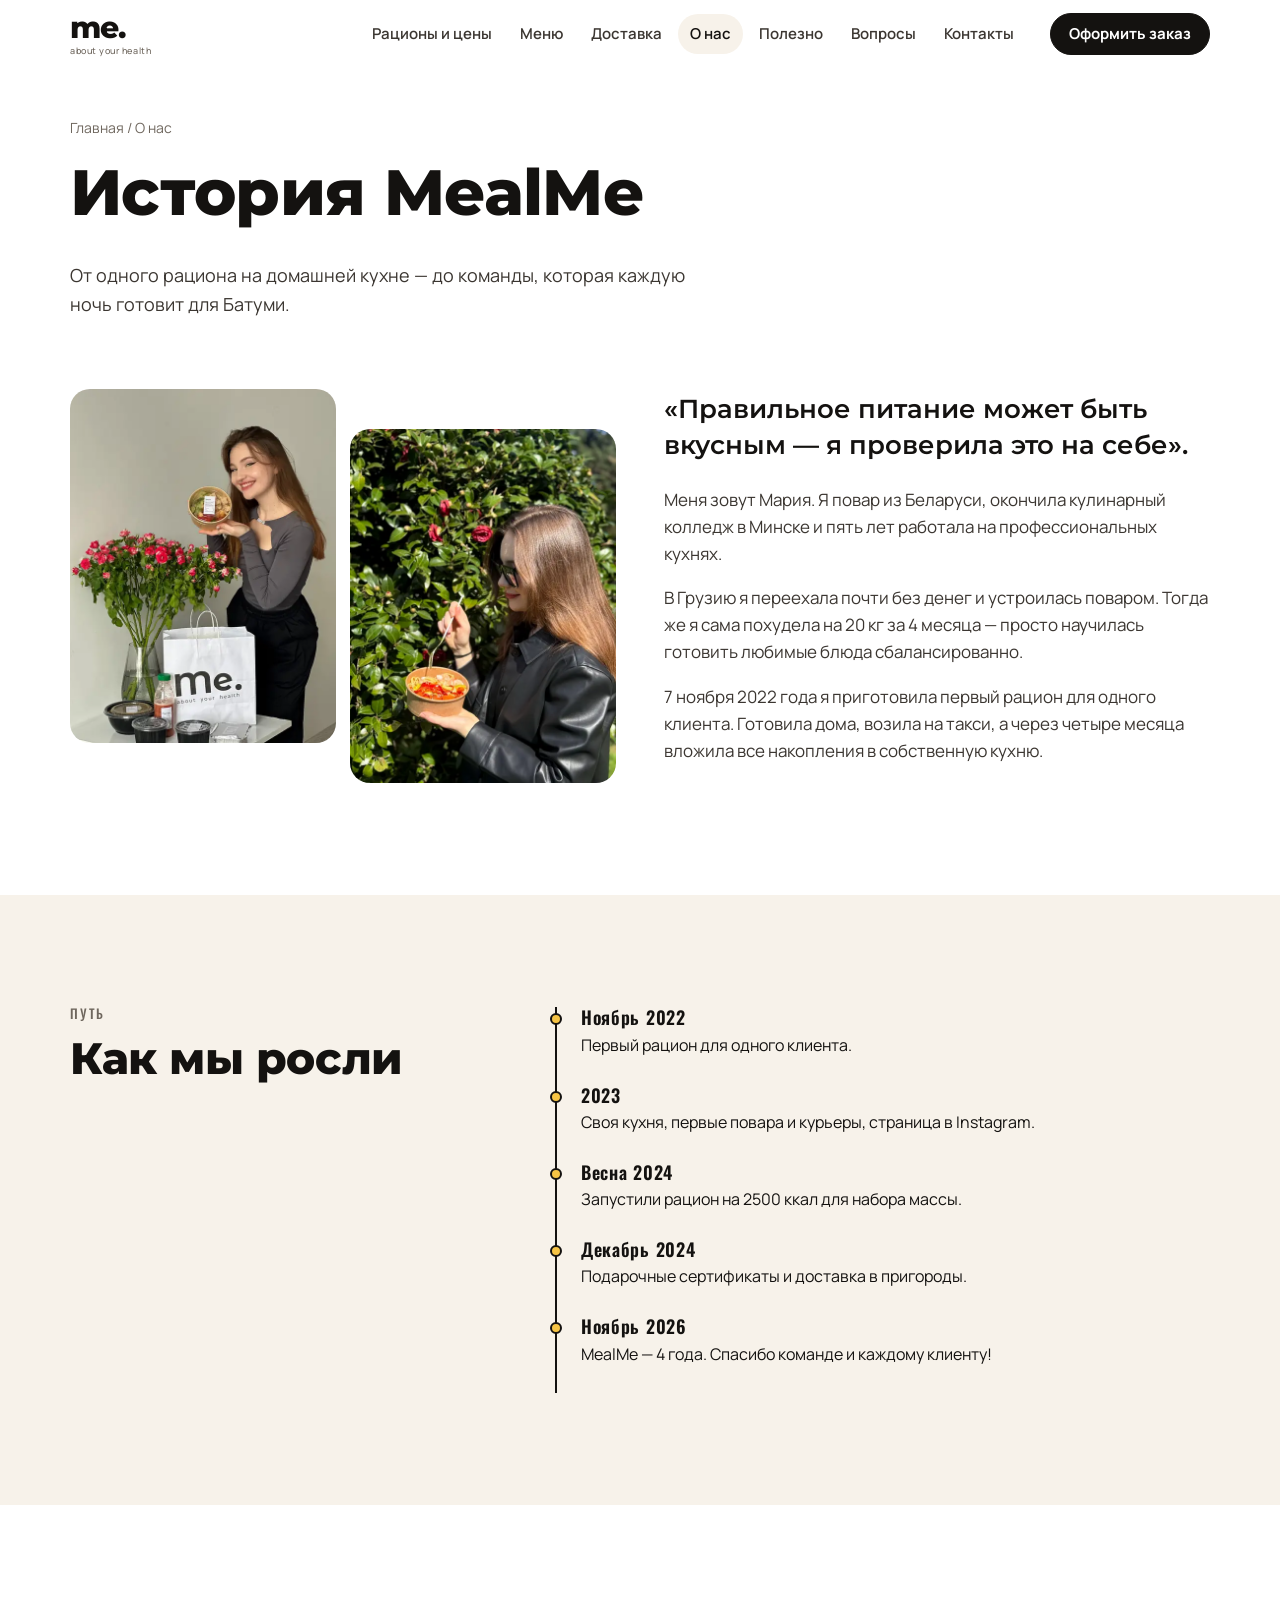
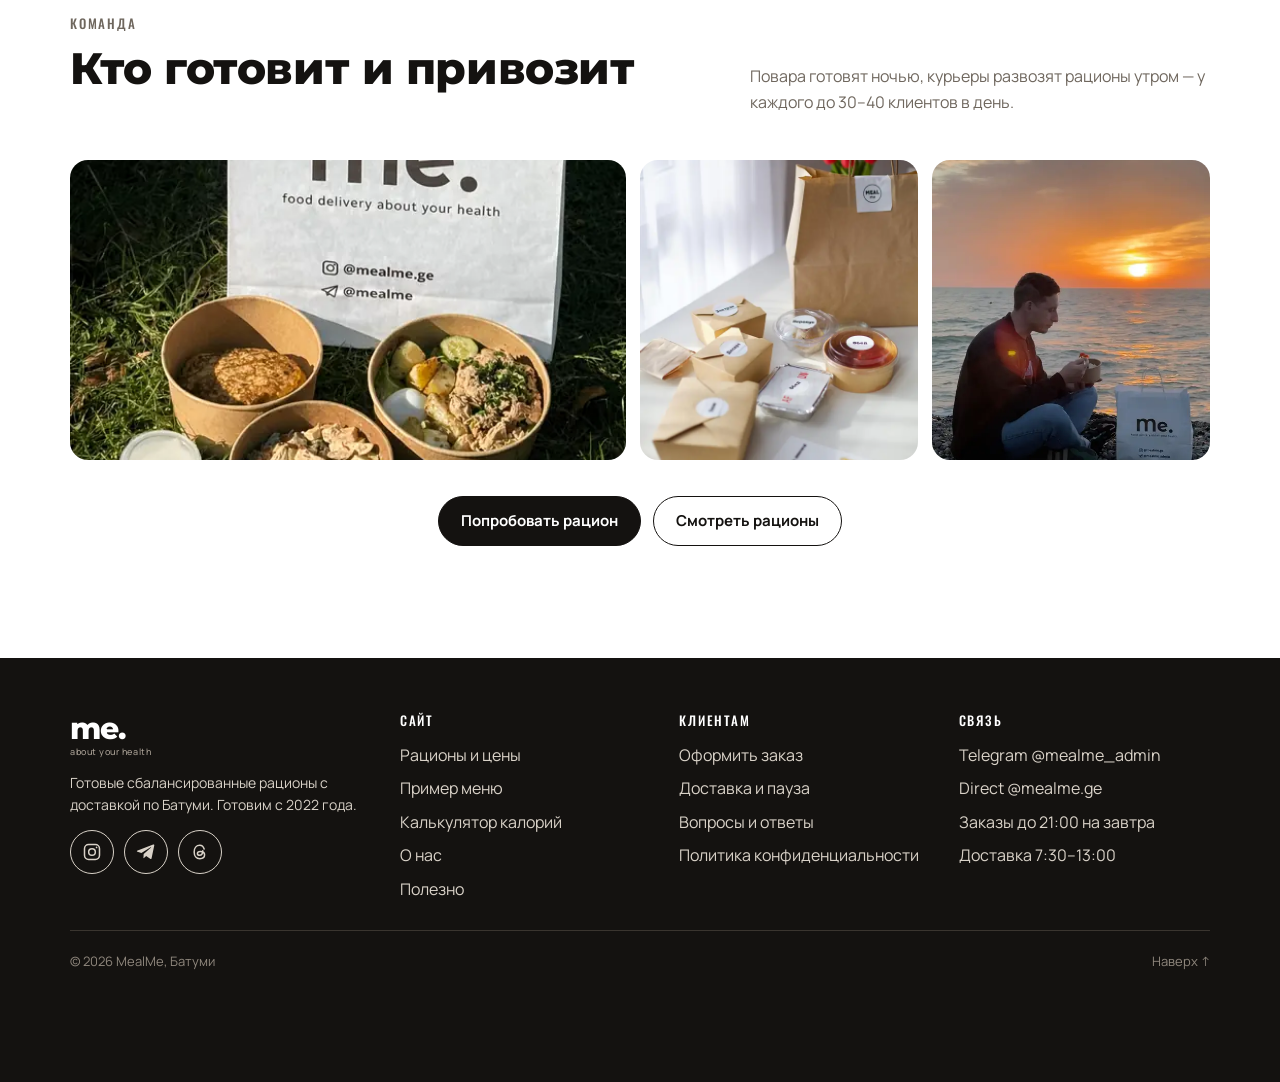
<file: about.html>
<!doctype html>
<html lang="ru">
<head>
<meta charset="utf-8">
<meta name="viewport" content="width=device-width, initial-scale=1">
<title>О нас — история MealMe</title>
<meta name="description" content="Как повар Мария из Беларуси начала готовить сбалансированные рационы в Батуми и собрала команду.">
<meta name="robots" content="noindex, nofollow">
<link rel="canonical" href="https://kalinkina2004.github.io/demo-mwqk7e/about.html">
<meta property="og:type" content="website"><meta property="og:locale" content="ru_RU">
<meta property="og:title" content="О нас — история MealMe"><meta property="og:description" content="Как повар Мария из Беларуси начала готовить сбалансированные рационы в Батуми и собрала команду.">
<meta property="og:image" content="https://kalinkina2004.github.io/demo-mwqk7e/img/017.webp"><meta property="og:url" content="https://kalinkina2004.github.io/demo-mwqk7e/about.html">
<meta name="theme-color" content="#ffffff">
<link rel="icon" href="img/favicon.svg" type="image/svg+xml">
<link rel="preconnect" href="https://fonts.googleapis.com"><link rel="preconnect" href="https://fonts.gstatic.com" crossorigin>
<link rel="stylesheet" href="https://fonts.googleapis.com/css2?family=Manrope:wght@400;500;600;700&family=Montserrat:wght@700;800&family=Oswald:wght@500;600&display=swap">
<link rel="stylesheet" href="assets/style.css">
</head>
<body>
<a class="skip" href="#main">Перейти к содержимому</a>
<header class="top" id="top">
  <div class="wrap">
    <a class="logo" href="index.html" aria-label="MealMe — на главную"><b>me.</b><small>about your health</small></a>
    <nav class="nav" aria-label="Основное меню">
      <a href="rations.html">Рационы и цены</a>
      <a href="index.html#menu">Меню</a>
      <a href="index.html#delivery">Доставка</a>
      <a aria-current="page" href="about.html">О нас</a>
      <a href="blog.html">Полезно</a>
      <a href="index.html#faq">Вопросы</a>
      <a href="index.html#contacts">Контакты</a>
    </nav>
    <a class="btn order-top" href="index.html#order">Оформить заказ</a>
    <button class="burger" type="button" aria-expanded="false" aria-controls="drawer" aria-label="Открыть меню"><span></span></button>
  </div>
</header>
<div class="drawer" id="drawer" aria-hidden="true" inert>
  <a href="rations.html">Рационы и цены</a>
  <a href="index.html#menu">Пример меню</a>
  <a href="index.html#calc">Калькулятор калорий</a>
  <a href="index.html#delivery">Доставка</a>
  <a aria-current="page" href="about.html">О нас</a>
  <a href="blog.html">Полезно</a>
  <a href="index.html#faq">Вопросы и ответы</a>
  <a href="index.html#contacts">Контакты</a>
  <a class="btn" href="index.html#order">Оформить заказ</a>
  <a class="btn ghost" href="https://t.me/mealme_admin" target="_blank" rel="noopener"><svg viewBox="0 0 24 24" fill="currentColor" aria-hidden="true"><path d="M21.9 4.3 18.7 19.4c-.2 1-.9 1.3-1.7.8l-4.8-3.5-2.3 2.2c-.3.3-.5.5-1 .5l.3-4.9 8.9-8c.4-.3-.1-.5-.6-.2L6.5 13.2 1.8 11.7c-1-.3-1-1 .2-1.5L20.6 3c.9-.3 1.6.2 1.3 1.3z"/></svg> Написать в Telegram</a>
</div>
<main id="main">
<section class="page-hero">
  <div class="wrap">
    <nav class="crumbs" aria-label="Навигация"><a href="index.html">Главная</a> / О нас</nav>
    <h1>История MealMe</h1>
    <p class="lead">От одного рациона на домашней кухне — до команды, которая каждую ночь готовит для Батуми.</p>
  </div>
</section>

<section class="section" style="padding-top:20px">
  <div class="wrap story">
    <div class="story-media">
      <img src="img/032-s.webp" alt="С пакетом MealMe" loading="lazy">
      <img src="img/015-s.webp" alt="Обед MealMe в руках" loading="lazy">
    </div>
    <div class="prose">
      <blockquote>«Правильное питание может быть вкусным — я проверила это на себе».</blockquote>
      <p>Меня зовут Мария. Я повар из Беларуси, окончила кулинарный колледж в Минске и пять лет работала на профессиональных кухнях.</p>
      <p>В Грузию я переехала почти без денег и устроилась поваром. Тогда же я сама похудела на 20 кг за 4 месяца — просто научилась готовить любимые блюда сбалансированно.</p>
      <p>7 ноября 2022 года я приготовила первый рацион для одного клиента. Готовила дома, возила на такси, а через четыре месяца вложила все накопления в собственную кухню.</p>
    </div>
  </div>
</section>

<section class="section paper">
  <div class="wrap faq">
    <div><span class="eyebrow">Путь</span><h2>Как мы росли</h2></div>
    <ol class="timeline">
      <li><b>Ноябрь 2022</b>Первый рацион для одного клиента.</li>
      <li><b>2023</b>Своя кухня, первые повара и курьеры, страница в Instagram.</li>
      <li><b>Весна 2024</b>Запустили рацион на 2500 ккал для набора массы.</li>
      <li><b>Декабрь 2024</b>Подарочные сертификаты и доставка в пригороды.</li>
      <li><b>Ноябрь 2026</b>MealMe — 4 года. Спасибо команде и каждому клиенту!</li>
    </ol>
  </div>
</section>

<section class="section">
  <div class="wrap">
    <div class="head"><div><span class="eyebrow">Команда</span><h2>Кто готовит и привозит</h2></div><p>Повара готовят ночью, курьеры развозят рационы утром — у каждого до 30–40 клиентов в день.</p></div>
    <div class="why-media">
      <button type="button" data-lb="about" data-src="img/017.webp" data-cap="Рационы готовы к доставке"><img src="img/017-s.webp" alt="Пакет и боксы MealMe" loading="lazy"></button>
      <button type="button" data-lb="about" data-src="img/047.webp" data-cap="Крафт-упаковка"><img src="img/047-s.webp" alt="Крафт-упаковка MealMe" loading="lazy"></button>
      <button type="button" data-lb="about" data-src="img/008.webp" data-cap="Доставка к морю"><img src="img/008-s.webp" alt="Клиент MealMe на берегу" loading="lazy"></button>
    </div>
    <div class="center-cta"><a class="btn" href="index.html?plan=2000&amp;term=1#order" data-plan="2000" data-term="1">Попробовать рацион</a><a class="btn ghost" href="rations.html">Смотреть рационы</a></div>
  </div>
</section>

</main>
<footer class="foot">
  <div class="wrap">
    <div>
      <a class="logo" href="index.html" aria-label="MealMe — на главную"><b>me.</b><small>about your health</small></a>
      <p style="margin-top:16px">Готовые сбалансированные рационы с доставкой по Батуми. Готовим с 2022 года.</p>
      <div class="soc">
        <a href="https://www.instagram.com/mealme.ge/" target="_blank" rel="noopener" aria-label="Instagram MealMe"><svg viewBox="0 0 24 24" fill="none" stroke="currentColor" stroke-width="1.8" aria-hidden="true"><rect x="3" y="3" width="18" height="18" rx="5"/><circle cx="12" cy="12" r="4"/><circle cx="17.5" cy="6.5" r="1" fill="currentColor" stroke="none"/></svg></a>
        <a href="https://t.me/mealme_admin" target="_blank" rel="noopener" aria-label="Telegram администратора MealMe"><svg viewBox="0 0 24 24" fill="currentColor" aria-hidden="true"><path d="M21.9 4.3 18.7 19.4c-.2 1-.9 1.3-1.7.8l-4.8-3.5-2.3 2.2c-.3.3-.5.5-1 .5l.3-4.9 8.9-8c.4-.3-.1-.5-.6-.2L6.5 13.2 1.8 11.7c-1-.3-1-1 .2-1.5L20.6 3c.9-.3 1.6.2 1.3 1.3z"/></svg></a>
        <a href="https://www.threads.net/@mealme.ge" target="_blank" rel="noopener" aria-label="Threads MealMe"><svg viewBox="0 0 24 24" fill="none" stroke="currentColor" stroke-width="1.8" stroke-linecap="round" aria-hidden="true"><path d="M17 8.5C16 5.5 13.8 4 11.8 4 7.5 4 5 7.4 5 12s2.5 8 6.8 8c3.4 0 5.7-2 5.7-4.7 0-2.6-2-4-5-4-2.3 0-3.6 1.1-3.6 2.5 0 1.3 1.1 2.2 2.6 2.2 2.6 0 3.8-2.2 3.8-5.5"/></svg></a>
      </div>
    </div>
    <div>
      <h4>Сайт</h4>
      <ul>
        <li><a href="rations.html">Рационы и цены</a></li>
        <li><a href="index.html#menu">Пример меню</a></li>
        <li><a href="index.html#calc">Калькулятор калорий</a></li>
        <li><a aria-current="page" href="about.html">О нас</a></li>
        <li><a href="blog.html">Полезно</a></li>
      </ul>
    </div>
    <div>
      <h4>Клиентам</h4>
      <ul>
        <li><a href="index.html#order">Оформить заказ</a></li>
        <li><a href="index.html#delivery">Доставка и пауза</a></li>
        <li><a href="index.html#faq">Вопросы и ответы</a></li>
        <li><a href="privacy.html">Политика конфиденциальности</a></li>
      </ul>
    </div>
    <div>
      <h4>Связь</h4>
      <ul>
        <li><a href="https://t.me/mealme_admin" target="_blank" rel="noopener">Telegram @mealme_admin</a></li>
        <li><a href="https://ig.me/m/mealme.ge" target="_blank" rel="noopener">Direct @mealme.ge</a></li>
        <li>Заказы до 21:00 на завтра</li>
        <li>Доставка 7:30–13:00</li>
      </ul>
    </div>
    <div class="copy"><span>© <span data-year>2026</span> MealMe, Батуми</span><a href="#top" data-top>Наверх ↑</a></div>
  </div>
</footer>
<div class="fab" aria-label="Быстрая связь">
  <a class="btn sun" href="index.html#order">Заказать</a>
  <a class="btn ghost" href="https://t.me/mealme_admin" target="_blank" rel="noopener"><svg viewBox="0 0 24 24" fill="currentColor" aria-hidden="true"><path d="M21.9 4.3 18.7 19.4c-.2 1-.9 1.3-1.7.8l-4.8-3.5-2.3 2.2c-.3.3-.5.5-1 .5l.3-4.9 8.9-8c.4-.3-.1-.5-.6-.2L6.5 13.2 1.8 11.7c-1-.3-1-1 .2-1.5L20.6 3c.9-.3 1.6.2 1.3 1.3z"/></svg> Telegram</a>
</div>
<dialog class="lb" id="lb" aria-label="Просмотр фото">
  <button class="x" type="button" data-close aria-label="Закрыть">×</button>
  <button class="round prev" type="button" aria-label="Предыдущее фото"><svg viewBox="0 0 24 24" fill="none" stroke="currentColor" stroke-width="2" stroke-linecap="round" aria-hidden="true"><path d="M15 5l-7 7 7 7"/></svg></button>
  <figure><img alt="" src="img/017-s.webp"><figcaption></figcaption></figure>
  <button class="round next" type="button" aria-label="Следующее фото"><svg viewBox="0 0 24 24" fill="none" stroke="currentColor" stroke-width="2" stroke-linecap="round" aria-hidden="true"><path d="M9 5l7 7-7 7"/></svg></button>
</dialog>
<script src="assets/app.js" defer></script>
</body>
</html>
</file>
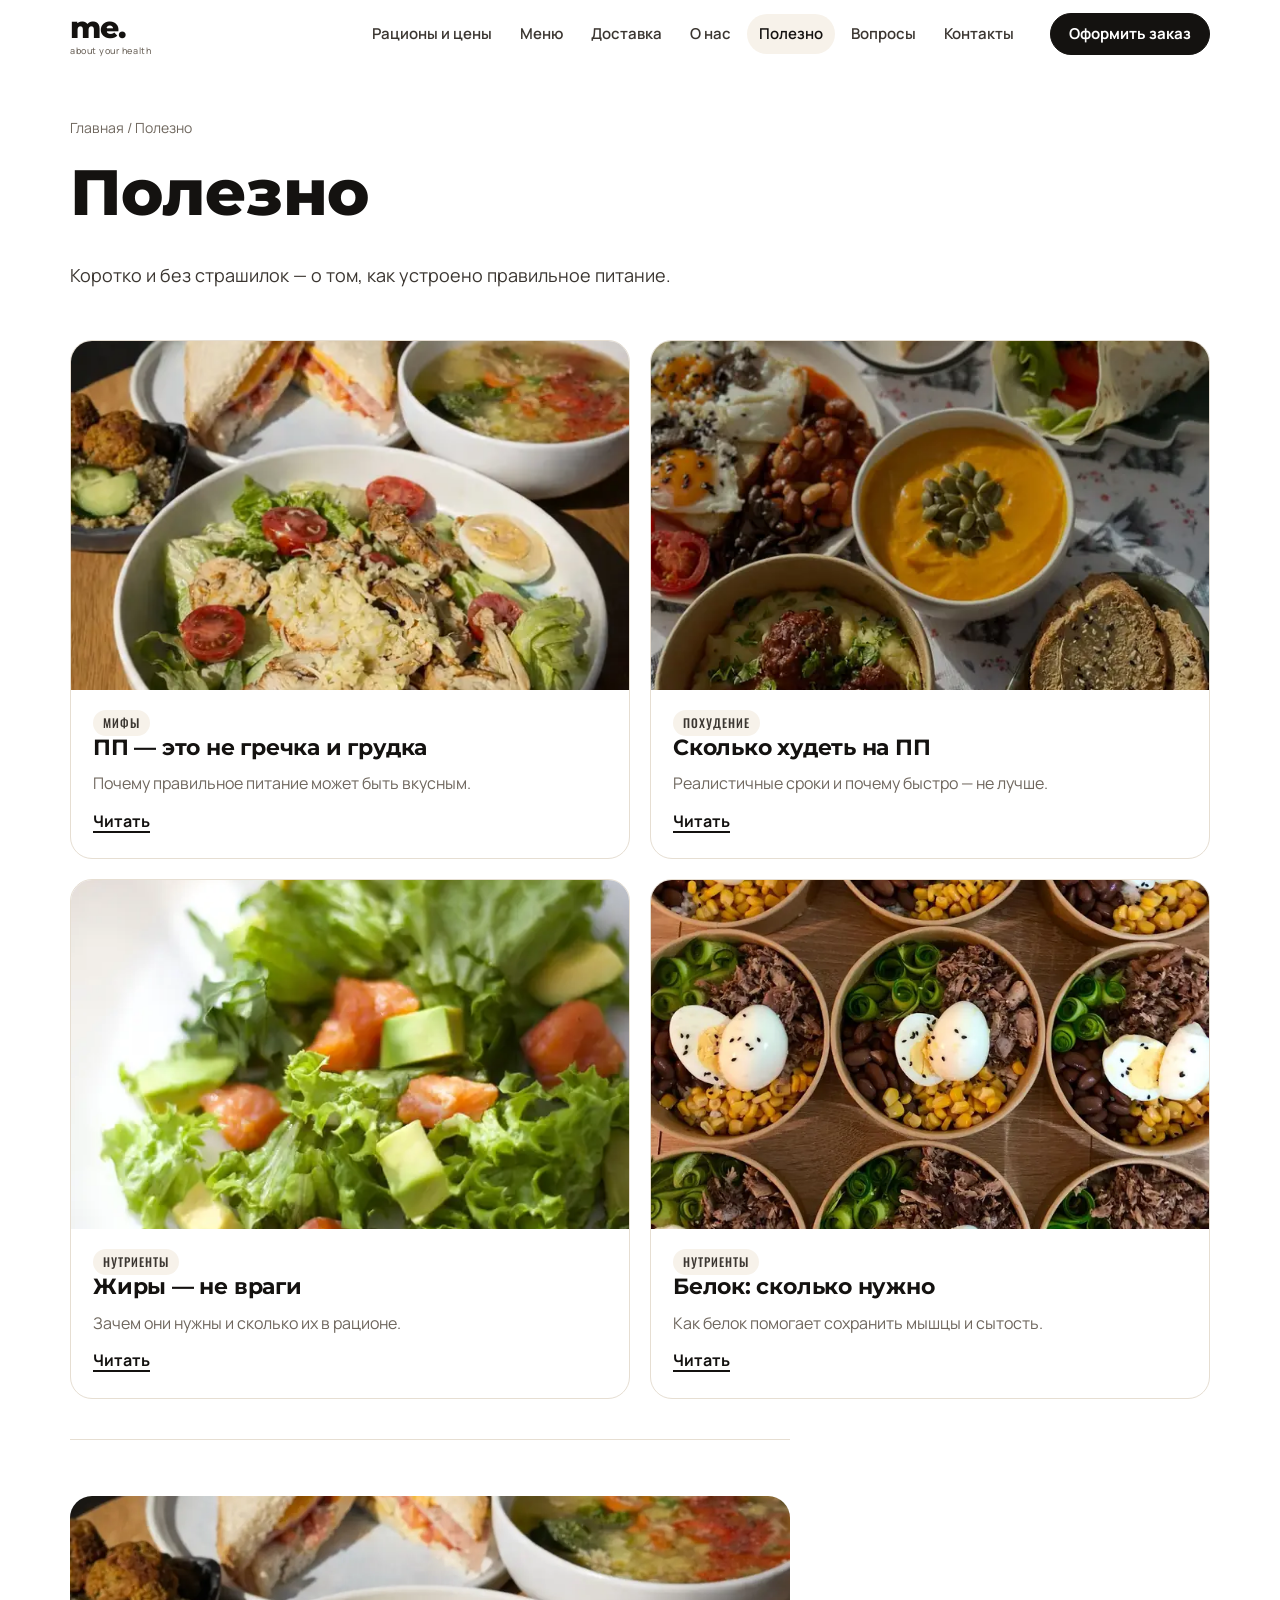
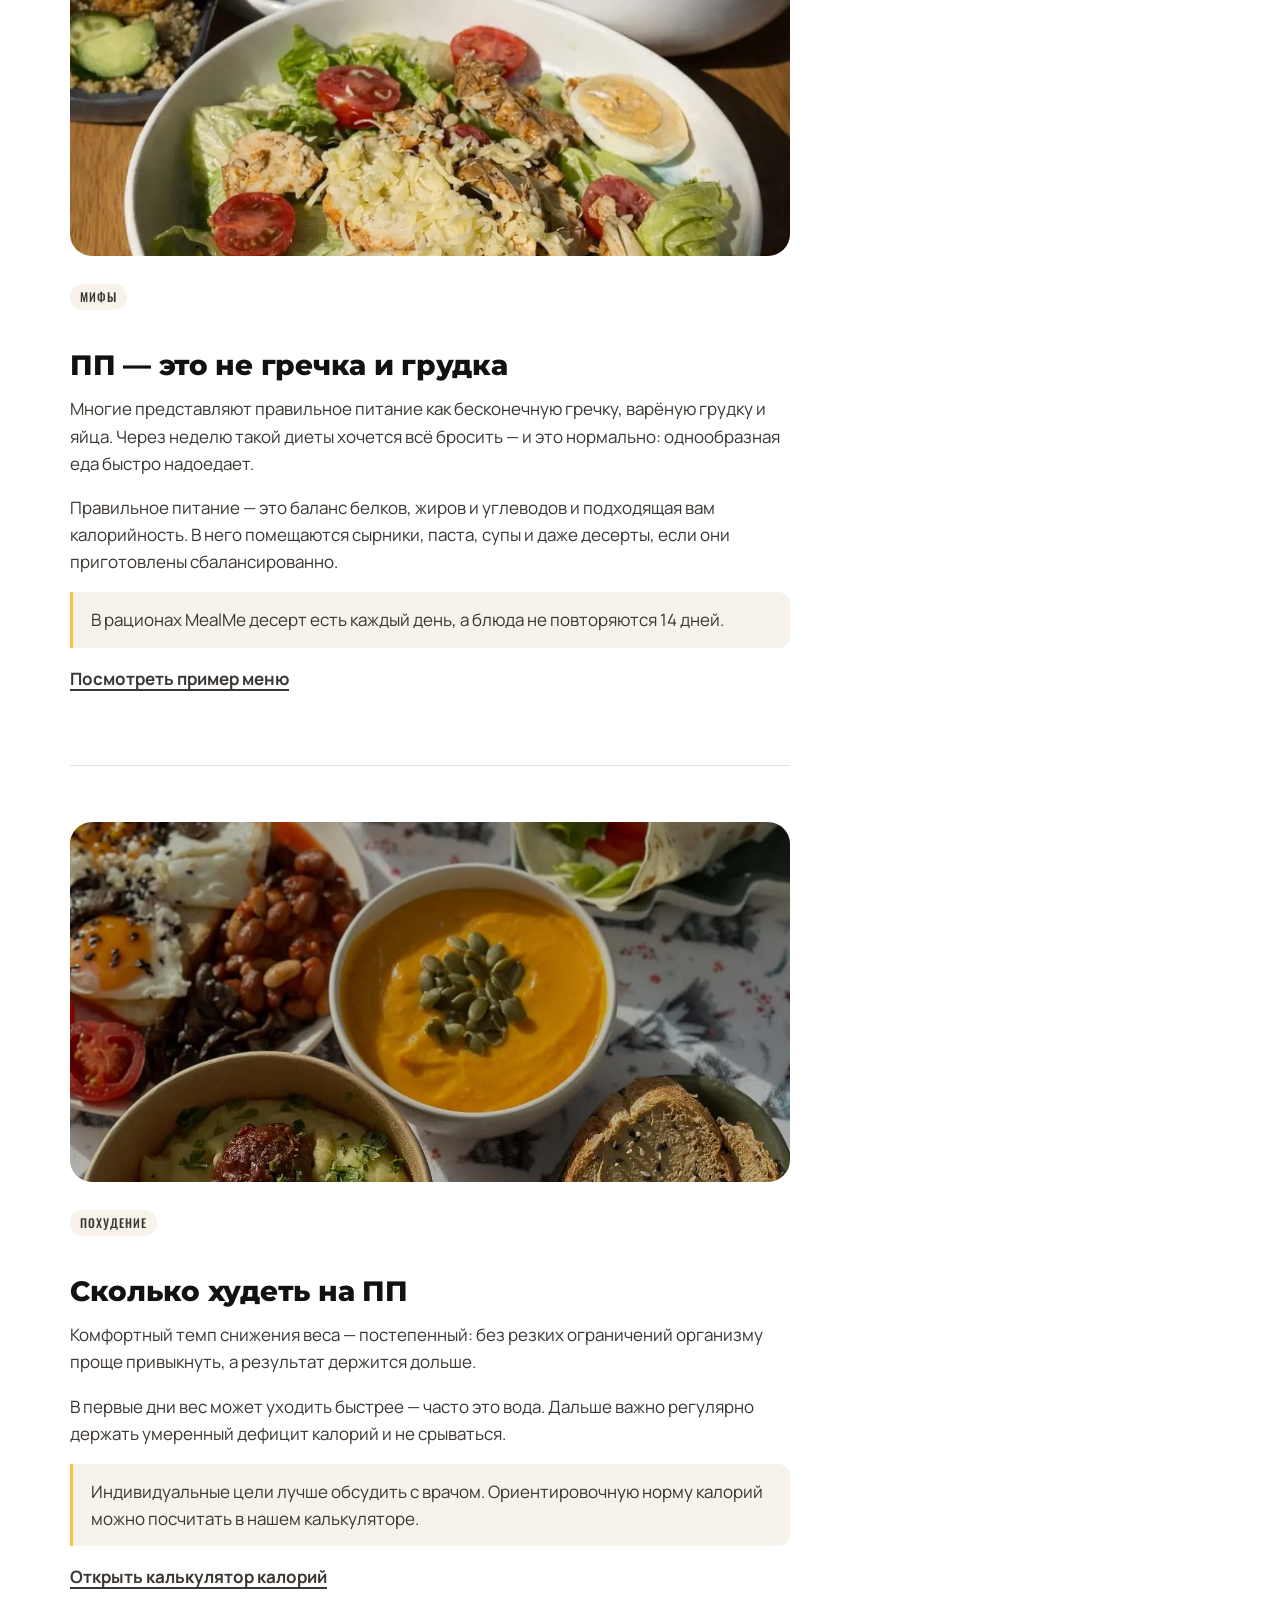
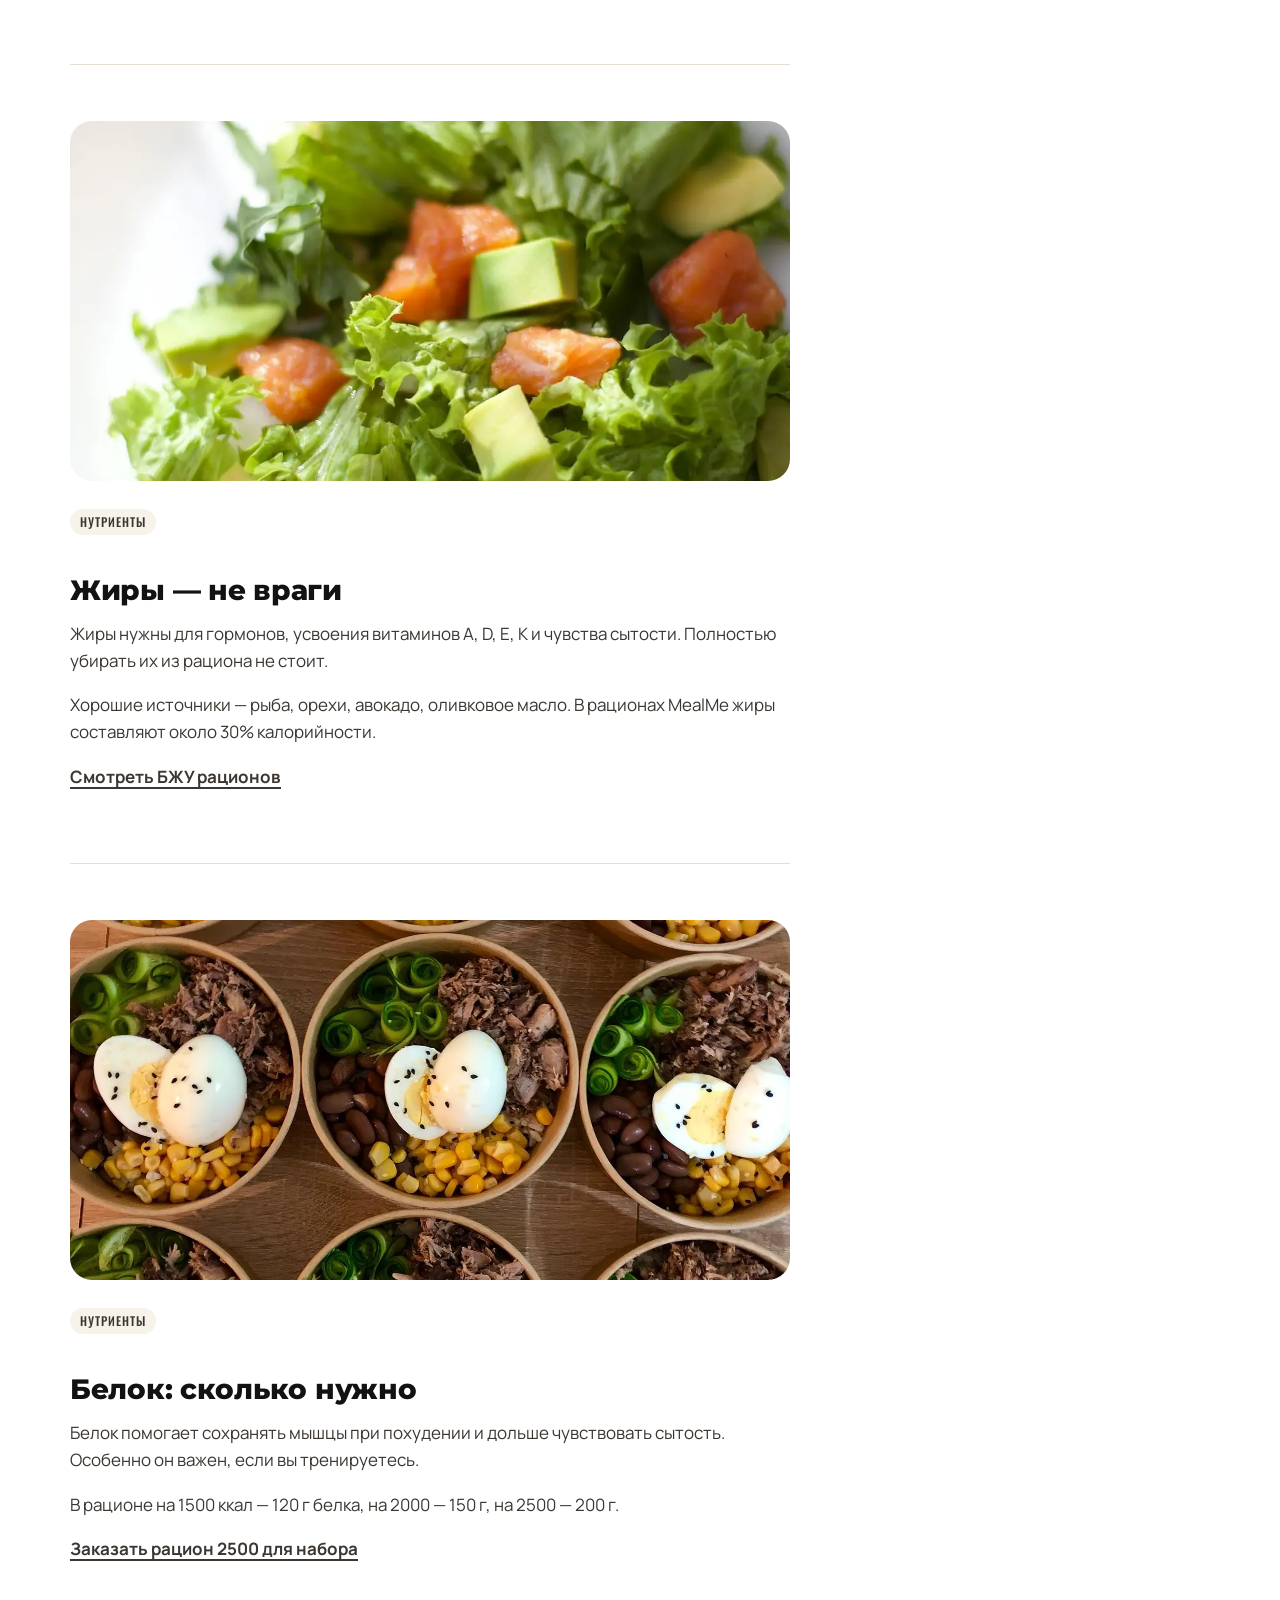
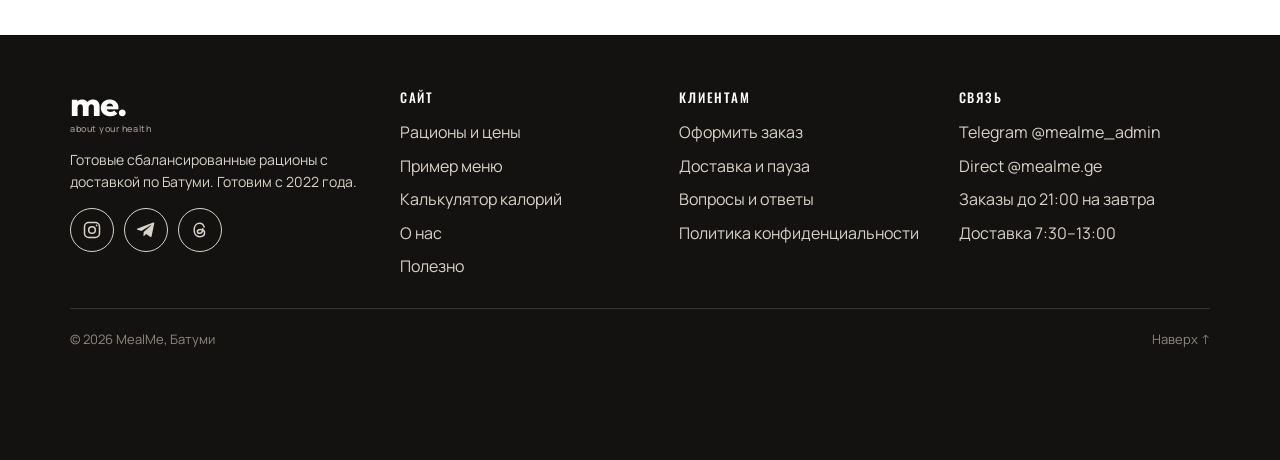
<file: blog.html>
<!doctype html>
<html lang="ru">
<head>
<meta charset="utf-8">
<meta name="viewport" content="width=device-width, initial-scale=1">
<title>Полезно — статьи о правильном питании | MealMe</title>
<meta name="description" content="Мифы о ПП, сроки похудения, белок и жиры — простыми словами от команды MealMe.">
<meta name="robots" content="noindex, nofollow">
<link rel="canonical" href="https://kalinkina2004.github.io/demo-mwqk7e/blog.html">
<meta property="og:type" content="website"><meta property="og:locale" content="ru_RU">
<meta property="og:title" content="Полезно — статьи о правильном питании | MealMe"><meta property="og:description" content="Мифы о ПП, сроки похудения, белок и жиры — простыми словами от команды MealMe.">
<meta property="og:image" content="https://kalinkina2004.github.io/demo-mwqk7e/img/017.webp"><meta property="og:url" content="https://kalinkina2004.github.io/demo-mwqk7e/blog.html">
<meta name="theme-color" content="#ffffff">
<link rel="icon" href="img/favicon.svg" type="image/svg+xml">
<link rel="preconnect" href="https://fonts.googleapis.com"><link rel="preconnect" href="https://fonts.gstatic.com" crossorigin>
<link rel="stylesheet" href="https://fonts.googleapis.com/css2?family=Manrope:wght@400;500;600;700&family=Montserrat:wght@700;800&family=Oswald:wght@500;600&display=swap">
<link rel="stylesheet" href="assets/style.css">
</head>
<body>
<a class="skip" href="#main">Перейти к содержимому</a>
<header class="top" id="top">
  <div class="wrap">
    <a class="logo" href="index.html" aria-label="MealMe — на главную"><b>me.</b><small>about your health</small></a>
    <nav class="nav" aria-label="Основное меню">
      <a href="rations.html">Рационы и цены</a>
      <a href="index.html#menu">Меню</a>
      <a href="index.html#delivery">Доставка</a>
      <a href="about.html">О нас</a>
      <a aria-current="page" href="blog.html">Полезно</a>
      <a href="index.html#faq">Вопросы</a>
      <a href="index.html#contacts">Контакты</a>
    </nav>
    <a class="btn order-top" href="index.html#order">Оформить заказ</a>
    <button class="burger" type="button" aria-expanded="false" aria-controls="drawer" aria-label="Открыть меню"><span></span></button>
  </div>
</header>
<div class="drawer" id="drawer" aria-hidden="true" inert>
  <a href="rations.html">Рационы и цены</a>
  <a href="index.html#menu">Пример меню</a>
  <a href="index.html#calc">Калькулятор калорий</a>
  <a href="index.html#delivery">Доставка</a>
  <a href="about.html">О нас</a>
  <a aria-current="page" href="blog.html">Полезно</a>
  <a href="index.html#faq">Вопросы и ответы</a>
  <a href="index.html#contacts">Контакты</a>
  <a class="btn" href="index.html#order">Оформить заказ</a>
  <a class="btn ghost" href="https://t.me/mealme_admin" target="_blank" rel="noopener"><svg viewBox="0 0 24 24" fill="currentColor" aria-hidden="true"><path d="M21.9 4.3 18.7 19.4c-.2 1-.9 1.3-1.7.8l-4.8-3.5-2.3 2.2c-.3.3-.5.5-1 .5l.3-4.9 8.9-8c.4-.3-.1-.5-.6-.2L6.5 13.2 1.8 11.7c-1-.3-1-1 .2-1.5L20.6 3c.9-.3 1.6.2 1.3 1.3z"/></svg> Написать в Telegram</a>
</div>
<main id="main">
<section class="page-hero">
  <div class="wrap">
    <nav class="crumbs" aria-label="Навигация"><a href="index.html">Главная</a> / Полезно</nav>
    <h1>Полезно</h1>
    <p class="lead">Коротко и без страшилок — о том, как устроено правильное питание.</p>
  </div>
</section>

<section class="wrap" style="padding-bottom:40px">
  <div class="posts">
    <a class="post" href="#myths"><img src="img/014-s.webp" alt="Салат с курицей и яйцом" loading="lazy"><div><span class="tag">Мифы</span><h3>ПП — это не гречка и грудка</h3><p>Почему правильное питание может быть вкусным.</p><span class="link">Читать</span></div></a>
    <a class="post" href="#time"><img src="img/022-s.webp" alt="Рацион на неделю" loading="lazy"><div><span class="tag">Похудение</span><h3>Сколько худеть на ПП</h3><p>Реалистичные сроки и почему быстро — не лучше.</p><span class="link">Читать</span></div></a>
    <a class="post" href="#fats"><img src="img/072-s.webp" alt="Салат с лососем и авокадо" loading="lazy"><div><span class="tag">Нутриенты</span><h3>Жиры — не враги</h3><p>Зачем они нужны и сколько их в рационе.</p><span class="link">Читать</span></div></a>
    <a class="post" href="#protein"><img src="img/080-s.webp" alt="Боулы с яйцом и мясом" loading="lazy"><div><span class="tag">Нутриенты</span><h3>Белок: сколько нужно</h3><p>Как белок помогает сохранить мышцы и сытость.</p><span class="link">Читать</span></div></a>
  </div>
</section>

<div class="wrap">
  <article class="article prose" id="myths">
    <img class="cover" src="img/014.webp" alt="" loading="lazy">
    <span class="tag">Мифы</span>
    <h2>ПП — это не гречка и грудка</h2>
    <p>Многие представляют правильное питание как бесконечную гречку, варёную грудку и яйца. Через неделю такой диеты хочется всё бросить — и это нормально: однообразная еда быстро надоедает.</p>
    <p>Правильное питание — это баланс белков, жиров и углеводов и подходящая вам калорийность. В него помещаются сырники, паста, супы и даже десерты, если они приготовлены сбалансированно.</p>
    <p class="note">В рационах MealMe десерт есть каждый день, а блюда не повторяются 14 дней.</p>
    <p><a class="link" href="index.html#menu">Посмотреть пример меню</a></p>
  </article>
  <article class="article prose" id="time">
    <img class="cover" src="img/022.webp" alt="" loading="lazy">
    <span class="tag">Похудение</span>
    <h2>Сколько худеть на ПП</h2>
    <p>Комфортный темп снижения веса — постепенный: без резких ограничений организму проще привыкнуть, а результат держится дольше.</p>
    <p>В первые дни вес может уходить быстрее — часто это вода. Дальше важно регулярно держать умеренный дефицит калорий и не срываться.</p>
    <p class="note">Индивидуальные цели лучше обсудить с врачом. Ориентировочную норму калорий можно посчитать в нашем калькуляторе.</p>
    <p><a class="link" href="index.html#calc">Открыть калькулятор калорий</a></p>
  </article>
  <article class="article prose" id="fats">
    <img class="cover" src="img/072.webp" alt="" loading="lazy">
    <span class="tag">Нутриенты</span>
    <h2>Жиры — не враги</h2>
    <p>Жиры нужны для гормонов, усвоения витаминов A, D, E, K и чувства сытости. Полностью убирать их из рациона не стоит.</p>
    <p>Хорошие источники — рыба, орехи, авокадо, оливковое масло. В рационах MealMe жиры составляют около 30% калорийности.</p>
    <p><a class="link" href="rations.html">Смотреть БЖУ рационов</a></p>
  </article>
  <article class="article prose" id="protein">
    <img class="cover" src="img/080.webp" alt="" loading="lazy">
    <span class="tag">Нутриенты</span>
    <h2>Белок: сколько нужно</h2>
    <p>Белок помогает сохранять мышцы при похудении и дольше чувствовать сытость. Особенно он важен, если вы тренируетесь.</p>
    <p>В рационе на 1500 ккал — 120 г белка, на 2000 — 150 г, на 2500 — 200 г.</p>
    <p><a class="link" href="index.html?plan=2500&amp;term=7#order" data-plan="2500" data-term="7">Заказать рацион 2500 для набора</a></p>
  </article>
</div>

</main>
<footer class="foot">
  <div class="wrap">
    <div>
      <a class="logo" href="index.html" aria-label="MealMe — на главную"><b>me.</b><small>about your health</small></a>
      <p style="margin-top:16px">Готовые сбалансированные рационы с доставкой по Батуми. Готовим с 2022 года.</p>
      <div class="soc">
        <a href="https://www.instagram.com/mealme.ge/" target="_blank" rel="noopener" aria-label="Instagram MealMe"><svg viewBox="0 0 24 24" fill="none" stroke="currentColor" stroke-width="1.8" aria-hidden="true"><rect x="3" y="3" width="18" height="18" rx="5"/><circle cx="12" cy="12" r="4"/><circle cx="17.5" cy="6.5" r="1" fill="currentColor" stroke="none"/></svg></a>
        <a href="https://t.me/mealme_admin" target="_blank" rel="noopener" aria-label="Telegram администратора MealMe"><svg viewBox="0 0 24 24" fill="currentColor" aria-hidden="true"><path d="M21.9 4.3 18.7 19.4c-.2 1-.9 1.3-1.7.8l-4.8-3.5-2.3 2.2c-.3.3-.5.5-1 .5l.3-4.9 8.9-8c.4-.3-.1-.5-.6-.2L6.5 13.2 1.8 11.7c-1-.3-1-1 .2-1.5L20.6 3c.9-.3 1.6.2 1.3 1.3z"/></svg></a>
        <a href="https://www.threads.net/@mealme.ge" target="_blank" rel="noopener" aria-label="Threads MealMe"><svg viewBox="0 0 24 24" fill="none" stroke="currentColor" stroke-width="1.8" stroke-linecap="round" aria-hidden="true"><path d="M17 8.5C16 5.5 13.8 4 11.8 4 7.5 4 5 7.4 5 12s2.5 8 6.8 8c3.4 0 5.7-2 5.7-4.7 0-2.6-2-4-5-4-2.3 0-3.6 1.1-3.6 2.5 0 1.3 1.1 2.2 2.6 2.2 2.6 0 3.8-2.2 3.8-5.5"/></svg></a>
      </div>
    </div>
    <div>
      <h4>Сайт</h4>
      <ul>
        <li><a href="rations.html">Рационы и цены</a></li>
        <li><a href="index.html#menu">Пример меню</a></li>
        <li><a href="index.html#calc">Калькулятор калорий</a></li>
        <li><a href="about.html">О нас</a></li>
        <li><a aria-current="page" href="blog.html">Полезно</a></li>
      </ul>
    </div>
    <div>
      <h4>Клиентам</h4>
      <ul>
        <li><a href="index.html#order">Оформить заказ</a></li>
        <li><a href="index.html#delivery">Доставка и пауза</a></li>
        <li><a href="index.html#faq">Вопросы и ответы</a></li>
        <li><a href="privacy.html">Политика конфиденциальности</a></li>
      </ul>
    </div>
    <div>
      <h4>Связь</h4>
      <ul>
        <li><a href="https://t.me/mealme_admin" target="_blank" rel="noopener">Telegram @mealme_admin</a></li>
        <li><a href="https://ig.me/m/mealme.ge" target="_blank" rel="noopener">Direct @mealme.ge</a></li>
        <li>Заказы до 21:00 на завтра</li>
        <li>Доставка 7:30–13:00</li>
      </ul>
    </div>
    <div class="copy"><span>© <span data-year>2026</span> MealMe, Батуми</span><a href="#top" data-top>Наверх ↑</a></div>
  </div>
</footer>
<div class="fab" aria-label="Быстрая связь">
  <a class="btn sun" href="index.html#order">Заказать</a>
  <a class="btn ghost" href="https://t.me/mealme_admin" target="_blank" rel="noopener"><svg viewBox="0 0 24 24" fill="currentColor" aria-hidden="true"><path d="M21.9 4.3 18.7 19.4c-.2 1-.9 1.3-1.7.8l-4.8-3.5-2.3 2.2c-.3.3-.5.5-1 .5l.3-4.9 8.9-8c.4-.3-.1-.5-.6-.2L6.5 13.2 1.8 11.7c-1-.3-1-1 .2-1.5L20.6 3c.9-.3 1.6.2 1.3 1.3z"/></svg> Telegram</a>
</div>
<dialog class="lb" id="lb" aria-label="Просмотр фото">
  <button class="x" type="button" data-close aria-label="Закрыть">×</button>
  <button class="round prev" type="button" aria-label="Предыдущее фото"><svg viewBox="0 0 24 24" fill="none" stroke="currentColor" stroke-width="2" stroke-linecap="round" aria-hidden="true"><path d="M15 5l-7 7 7 7"/></svg></button>
  <figure><img alt="" src="img/017-s.webp"><figcaption></figcaption></figure>
  <button class="round next" type="button" aria-label="Следующее фото"><svg viewBox="0 0 24 24" fill="none" stroke="currentColor" stroke-width="2" stroke-linecap="round" aria-hidden="true"><path d="M9 5l7 7-7 7"/></svg></button>
</dialog>
<script src="assets/app.js" defer></script>
</body>
</html>
</file>
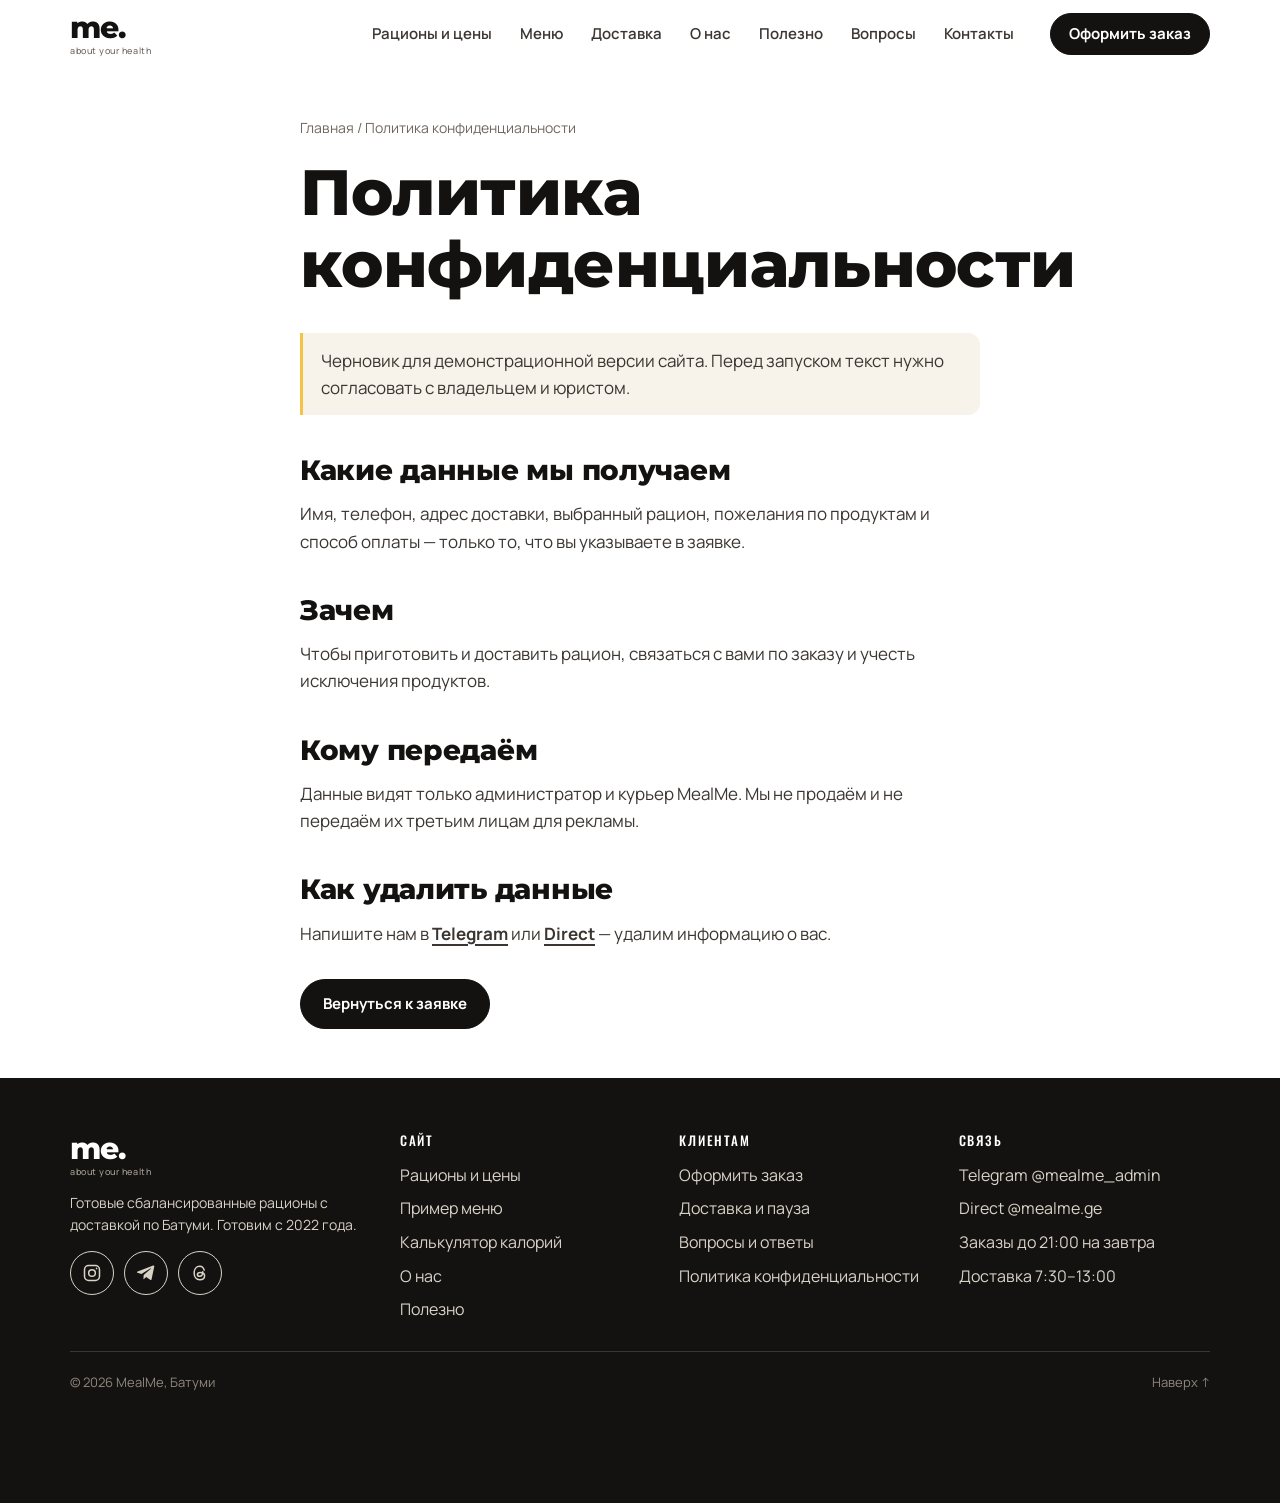
<file: privacy.html>
<!doctype html>
<html lang="ru">
<head>
<meta charset="utf-8">
<meta name="viewport" content="width=device-width, initial-scale=1">
<title>Политика конфиденциальности — MealMe</title>
<meta name="description" content="Как MealMe обрабатывает данные из заявок на сайте.">
<meta name="robots" content="noindex, nofollow">
<link rel="canonical" href="https://kalinkina2004.github.io/demo-mwqk7e/privacy.html">
<meta property="og:type" content="website"><meta property="og:locale" content="ru_RU">
<meta property="og:title" content="Политика конфиденциальности — MealMe"><meta property="og:description" content="Как MealMe обрабатывает данные из заявок на сайте.">
<meta property="og:image" content="https://kalinkina2004.github.io/demo-mwqk7e/img/017.webp"><meta property="og:url" content="https://kalinkina2004.github.io/demo-mwqk7e/privacy.html">
<meta name="theme-color" content="#ffffff">
<link rel="icon" href="img/favicon.svg" type="image/svg+xml">
<link rel="preconnect" href="https://fonts.googleapis.com"><link rel="preconnect" href="https://fonts.gstatic.com" crossorigin>
<link rel="stylesheet" href="https://fonts.googleapis.com/css2?family=Manrope:wght@400;500;600;700&family=Montserrat:wght@700;800&family=Oswald:wght@500;600&display=swap">
<link rel="stylesheet" href="assets/style.css">
</head>
<body>
<a class="skip" href="#main">Перейти к содержимому</a>
<header class="top" id="top">
  <div class="wrap">
    <a class="logo" href="index.html" aria-label="MealMe — на главную"><b>me.</b><small>about your health</small></a>
    <nav class="nav" aria-label="Основное меню">
      <a href="rations.html">Рационы и цены</a>
      <a href="index.html#menu">Меню</a>
      <a href="index.html#delivery">Доставка</a>
      <a href="about.html">О нас</a>
      <a href="blog.html">Полезно</a>
      <a href="index.html#faq">Вопросы</a>
      <a href="index.html#contacts">Контакты</a>
    </nav>
    <a class="btn order-top" href="index.html#order">Оформить заказ</a>
    <button class="burger" type="button" aria-expanded="false" aria-controls="drawer" aria-label="Открыть меню"><span></span></button>
  </div>
</header>
<div class="drawer" id="drawer" aria-hidden="true" inert>
  <a href="rations.html">Рационы и цены</a>
  <a href="index.html#menu">Пример меню</a>
  <a href="index.html#calc">Калькулятор калорий</a>
  <a href="index.html#delivery">Доставка</a>
  <a href="about.html">О нас</a>
  <a href="blog.html">Полезно</a>
  <a href="index.html#faq">Вопросы и ответы</a>
  <a href="index.html#contacts">Контакты</a>
  <a class="btn" href="index.html#order">Оформить заказ</a>
  <a class="btn ghost" href="https://t.me/mealme_admin" target="_blank" rel="noopener"><svg viewBox="0 0 24 24" fill="currentColor" aria-hidden="true"><path d="M21.9 4.3 18.7 19.4c-.2 1-.9 1.3-1.7.8l-4.8-3.5-2.3 2.2c-.3.3-.5.5-1 .5l.3-4.9 8.9-8c.4-.3-.1-.5-.6-.2L6.5 13.2 1.8 11.7c-1-.3-1-1 .2-1.5L20.6 3c.9-.3 1.6.2 1.3 1.3z"/></svg> Написать в Telegram</a>
</div>
<main id="main">
<section class="page-hero">
  <div class="wrap prose">
    <nav class="crumbs" aria-label="Навигация"><a href="index.html">Главная</a> / Политика конфиденциальности</nav>
    <h1>Политика конфиденциальности</h1>
    <p class="note">Черновик для демонстрационной версии сайта. Перед запуском текст нужно согласовать с владельцем и юристом.</p>
    <h2>Какие данные мы получаем</h2>
    <p>Имя, телефон, адрес доставки, выбранный рацион, пожелания по продуктам и способ оплаты — только то, что вы указываете в заявке.</p>
    <h2>Зачем</h2>
    <p>Чтобы приготовить и доставить рацион, связаться с вами по заказу и учесть исключения продуктов.</p>
    <h2>Кому передаём</h2>
    <p>Данные видят только администратор и курьер MealMe. Мы не продаём и не передаём их третьим лицам для рекламы.</p>
    <h2>Как удалить данные</h2>
    <p>Напишите нам в <a class="link" href="https://t.me/mealme_admin" target="_blank" rel="noopener">Telegram</a> или <a class="link" href="https://ig.me/m/mealme.ge" target="_blank" rel="noopener">Direct</a> — удалим информацию о вас.</p>
    <p style="margin-top:32px"><a class="btn" href="index.html#order">Вернуться к заявке</a></p>
  </div>
</section>

</main>
<footer class="foot">
  <div class="wrap">
    <div>
      <a class="logo" href="index.html" aria-label="MealMe — на главную"><b>me.</b><small>about your health</small></a>
      <p style="margin-top:16px">Готовые сбалансированные рационы с доставкой по Батуми. Готовим с 2022 года.</p>
      <div class="soc">
        <a href="https://www.instagram.com/mealme.ge/" target="_blank" rel="noopener" aria-label="Instagram MealMe"><svg viewBox="0 0 24 24" fill="none" stroke="currentColor" stroke-width="1.8" aria-hidden="true"><rect x="3" y="3" width="18" height="18" rx="5"/><circle cx="12" cy="12" r="4"/><circle cx="17.5" cy="6.5" r="1" fill="currentColor" stroke="none"/></svg></a>
        <a href="https://t.me/mealme_admin" target="_blank" rel="noopener" aria-label="Telegram администратора MealMe"><svg viewBox="0 0 24 24" fill="currentColor" aria-hidden="true"><path d="M21.9 4.3 18.7 19.4c-.2 1-.9 1.3-1.7.8l-4.8-3.5-2.3 2.2c-.3.3-.5.5-1 .5l.3-4.9 8.9-8c.4-.3-.1-.5-.6-.2L6.5 13.2 1.8 11.7c-1-.3-1-1 .2-1.5L20.6 3c.9-.3 1.6.2 1.3 1.3z"/></svg></a>
        <a href="https://www.threads.net/@mealme.ge" target="_blank" rel="noopener" aria-label="Threads MealMe"><svg viewBox="0 0 24 24" fill="none" stroke="currentColor" stroke-width="1.8" stroke-linecap="round" aria-hidden="true"><path d="M17 8.5C16 5.5 13.8 4 11.8 4 7.5 4 5 7.4 5 12s2.5 8 6.8 8c3.4 0 5.7-2 5.7-4.7 0-2.6-2-4-5-4-2.3 0-3.6 1.1-3.6 2.5 0 1.3 1.1 2.2 2.6 2.2 2.6 0 3.8-2.2 3.8-5.5"/></svg></a>
      </div>
    </div>
    <div>
      <h4>Сайт</h4>
      <ul>
        <li><a href="rations.html">Рационы и цены</a></li>
        <li><a href="index.html#menu">Пример меню</a></li>
        <li><a href="index.html#calc">Калькулятор калорий</a></li>
        <li><a href="about.html">О нас</a></li>
        <li><a href="blog.html">Полезно</a></li>
      </ul>
    </div>
    <div>
      <h4>Клиентам</h4>
      <ul>
        <li><a href="index.html#order">Оформить заказ</a></li>
        <li><a href="index.html#delivery">Доставка и пауза</a></li>
        <li><a href="index.html#faq">Вопросы и ответы</a></li>
        <li><a aria-current="page" href="privacy.html">Политика конфиденциальности</a></li>
      </ul>
    </div>
    <div>
      <h4>Связь</h4>
      <ul>
        <li><a href="https://t.me/mealme_admin" target="_blank" rel="noopener">Telegram @mealme_admin</a></li>
        <li><a href="https://ig.me/m/mealme.ge" target="_blank" rel="noopener">Direct @mealme.ge</a></li>
        <li>Заказы до 21:00 на завтра</li>
        <li>Доставка 7:30–13:00</li>
      </ul>
    </div>
    <div class="copy"><span>© <span data-year>2026</span> MealMe, Батуми</span><a href="#top" data-top>Наверх ↑</a></div>
  </div>
</footer>
<div class="fab" aria-label="Быстрая связь">
  <a class="btn sun" href="index.html#order">Заказать</a>
  <a class="btn ghost" href="https://t.me/mealme_admin" target="_blank" rel="noopener"><svg viewBox="0 0 24 24" fill="currentColor" aria-hidden="true"><path d="M21.9 4.3 18.7 19.4c-.2 1-.9 1.3-1.7.8l-4.8-3.5-2.3 2.2c-.3.3-.5.5-1 .5l.3-4.9 8.9-8c.4-.3-.1-.5-.6-.2L6.5 13.2 1.8 11.7c-1-.3-1-1 .2-1.5L20.6 3c.9-.3 1.6.2 1.3 1.3z"/></svg> Telegram</a>
</div>
<dialog class="lb" id="lb" aria-label="Просмотр фото">
  <button class="x" type="button" data-close aria-label="Закрыть">×</button>
  <button class="round prev" type="button" aria-label="Предыдущее фото"><svg viewBox="0 0 24 24" fill="none" stroke="currentColor" stroke-width="2" stroke-linecap="round" aria-hidden="true"><path d="M15 5l-7 7 7 7"/></svg></button>
  <figure><img alt="" src="img/017-s.webp"><figcaption></figcaption></figure>
  <button class="round next" type="button" aria-label="Следующее фото"><svg viewBox="0 0 24 24" fill="none" stroke="currentColor" stroke-width="2" stroke-linecap="round" aria-hidden="true"><path d="M9 5l7 7-7 7"/></svg></button>
</dialog>
<script src="assets/app.js" defer></script>
</body>
</html>
</file>
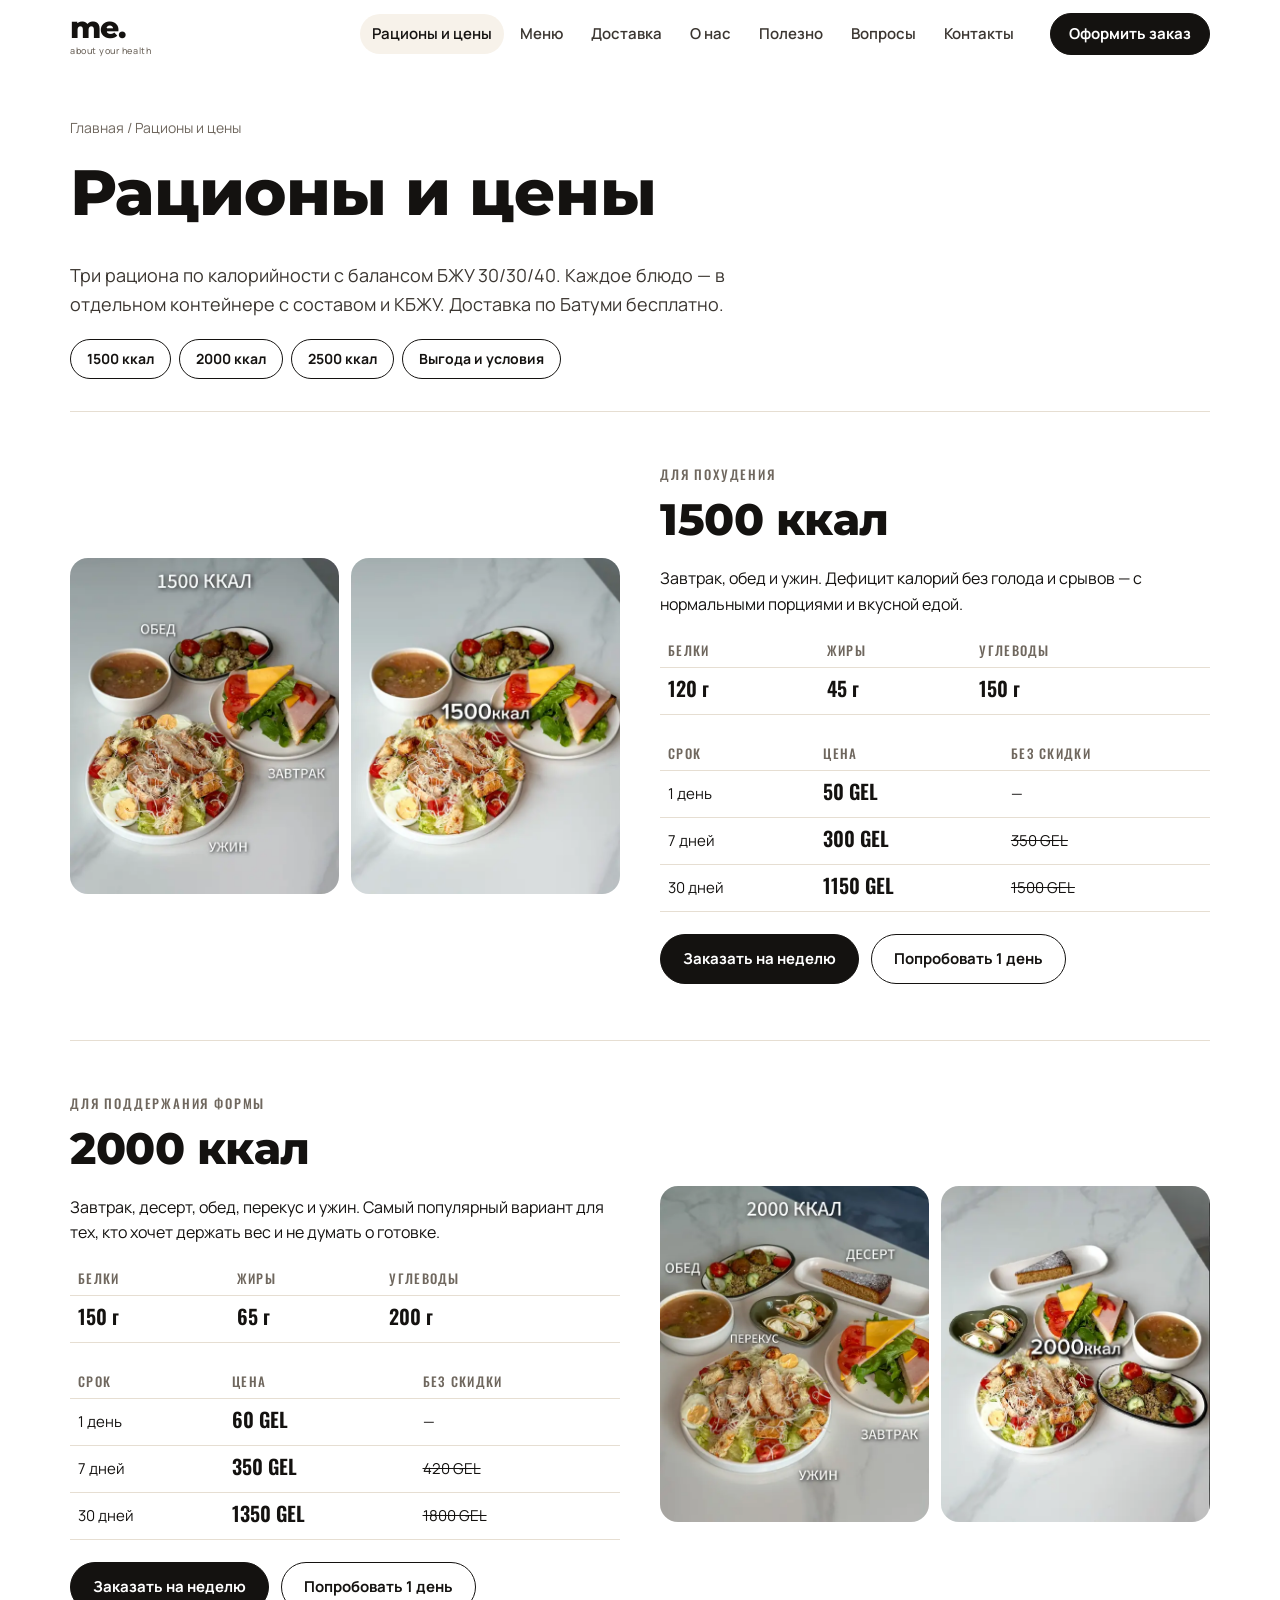
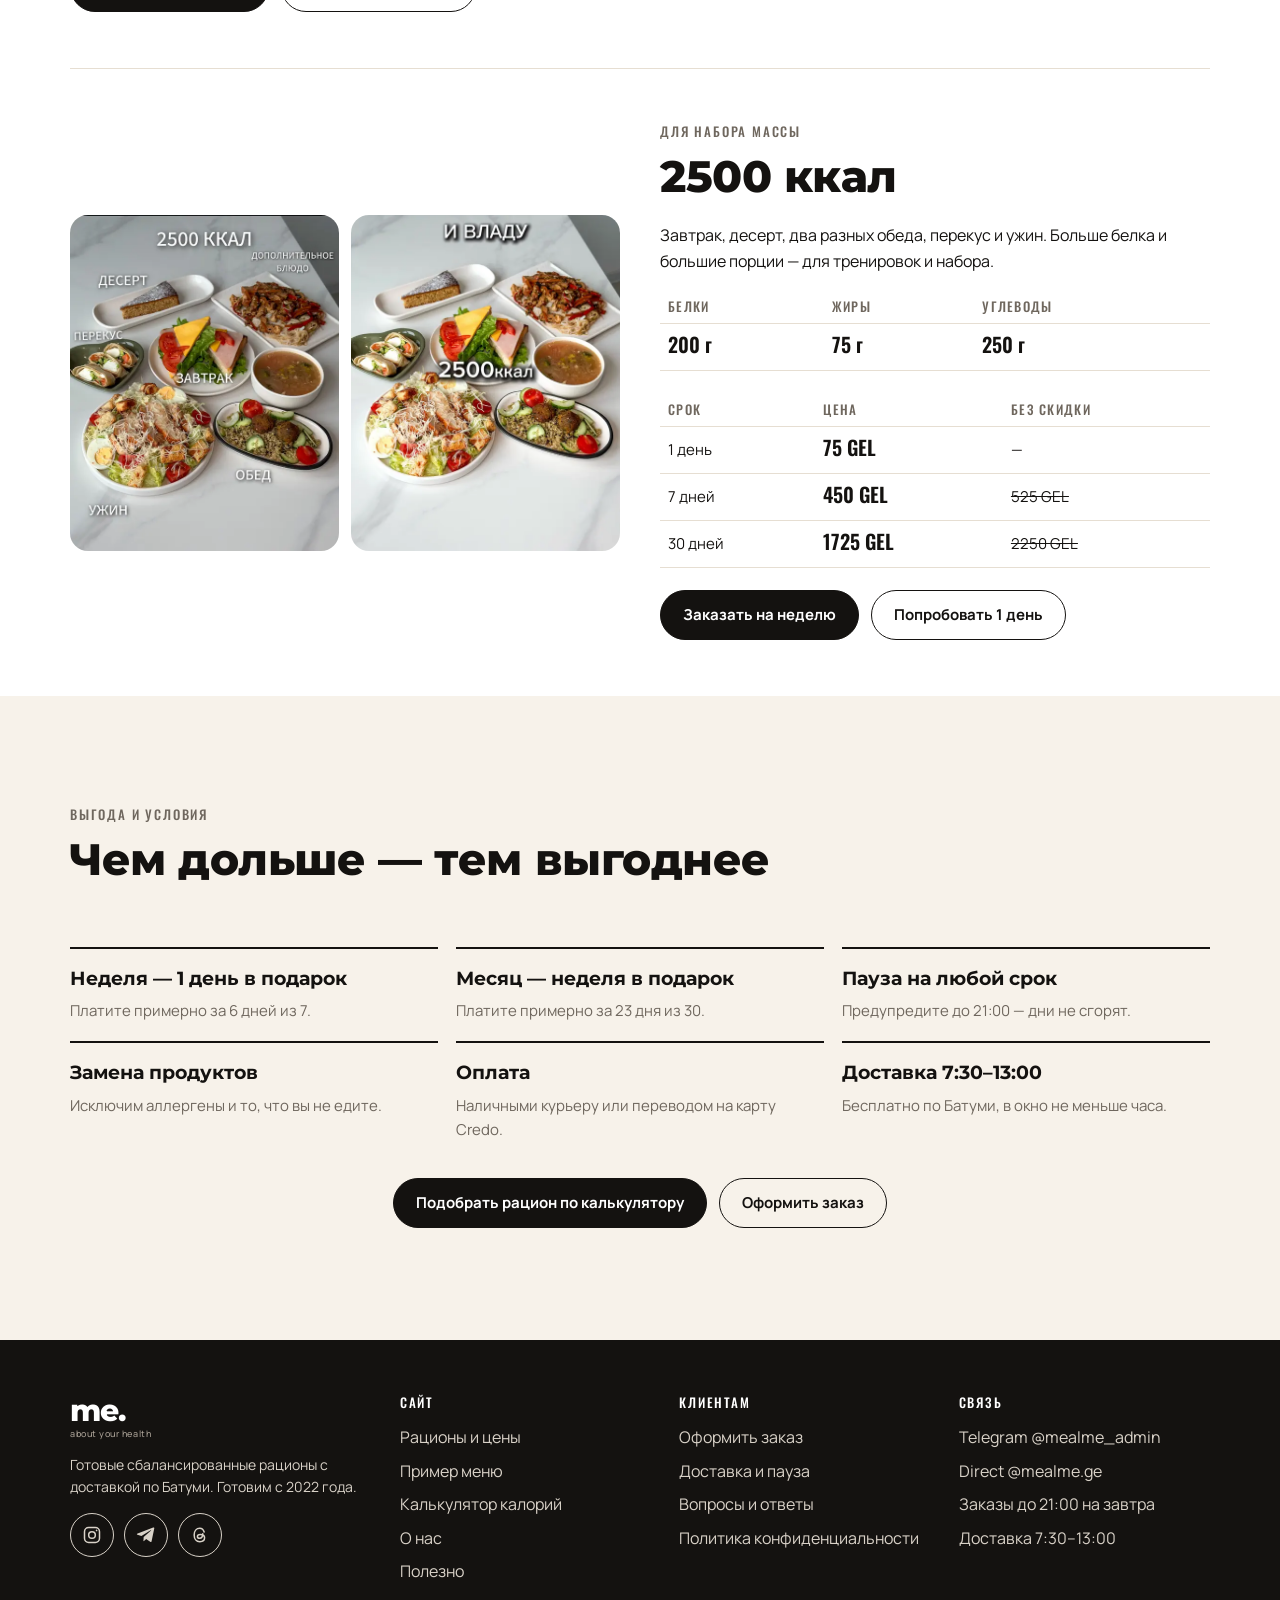
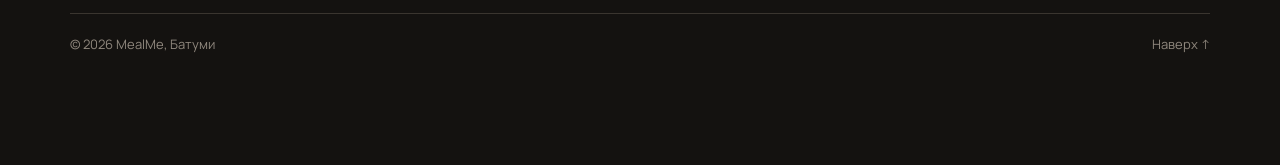
<file: rations.html>
<!doctype html>
<html lang="ru">
<head>
<meta charset="utf-8">
<meta name="viewport" content="width=device-width, initial-scale=1">
<title>Рационы и цены — MealMe Батуми</title>
<meta name="description" content="Три рациона на 1500, 2000 и 2500 ккал: состав, БЖУ и цены на 1, 7 и 30 дней. Бесплатная доставка по Батуми.">
<meta name="robots" content="noindex, nofollow">
<link rel="canonical" href="https://kalinkina2004.github.io/demo-mwqk7e/rations.html">
<meta property="og:type" content="website"><meta property="og:locale" content="ru_RU">
<meta property="og:title" content="Рационы и цены — MealMe Батуми"><meta property="og:description" content="Три рациона на 1500, 2000 и 2500 ккал: состав, БЖУ и цены на 1, 7 и 30 дней. Бесплатная доставка по Батуми.">
<meta property="og:image" content="https://kalinkina2004.github.io/demo-mwqk7e/img/017.webp"><meta property="og:url" content="https://kalinkina2004.github.io/demo-mwqk7e/rations.html">
<meta name="theme-color" content="#ffffff">
<link rel="icon" href="img/favicon.svg" type="image/svg+xml">
<link rel="preconnect" href="https://fonts.googleapis.com"><link rel="preconnect" href="https://fonts.gstatic.com" crossorigin>
<link rel="stylesheet" href="https://fonts.googleapis.com/css2?family=Manrope:wght@400;500;600;700&family=Montserrat:wght@700;800&family=Oswald:wght@500;600&display=swap">
<link rel="stylesheet" href="assets/style.css">
</head>
<body>
<a class="skip" href="#main">Перейти к содержимому</a>
<header class="top" id="top">
  <div class="wrap">
    <a class="logo" href="index.html" aria-label="MealMe — на главную"><b>me.</b><small>about your health</small></a>
    <nav class="nav" aria-label="Основное меню">
      <a aria-current="page" href="rations.html">Рационы и цены</a>
      <a href="index.html#menu">Меню</a>
      <a href="index.html#delivery">Доставка</a>
      <a href="about.html">О нас</a>
      <a href="blog.html">Полезно</a>
      <a href="index.html#faq">Вопросы</a>
      <a href="index.html#contacts">Контакты</a>
    </nav>
    <a class="btn order-top" href="index.html#order">Оформить заказ</a>
    <button class="burger" type="button" aria-expanded="false" aria-controls="drawer" aria-label="Открыть меню"><span></span></button>
  </div>
</header>
<div class="drawer" id="drawer" aria-hidden="true" inert>
  <a aria-current="page" href="rations.html">Рационы и цены</a>
  <a href="index.html#menu">Пример меню</a>
  <a href="index.html#calc">Калькулятор калорий</a>
  <a href="index.html#delivery">Доставка</a>
  <a href="about.html">О нас</a>
  <a href="blog.html">Полезно</a>
  <a href="index.html#faq">Вопросы и ответы</a>
  <a href="index.html#contacts">Контакты</a>
  <a class="btn" href="index.html#order">Оформить заказ</a>
  <a class="btn ghost" href="https://t.me/mealme_admin" target="_blank" rel="noopener"><svg viewBox="0 0 24 24" fill="currentColor" aria-hidden="true"><path d="M21.9 4.3 18.7 19.4c-.2 1-.9 1.3-1.7.8l-4.8-3.5-2.3 2.2c-.3.3-.5.5-1 .5l.3-4.9 8.9-8c.4-.3-.1-.5-.6-.2L6.5 13.2 1.8 11.7c-1-.3-1-1 .2-1.5L20.6 3c.9-.3 1.6.2 1.3 1.3z"/></svg> Написать в Telegram</a>
</div>
<main id="main">
<section class="page-hero">
  <div class="wrap">
    <nav class="crumbs" aria-label="Навигация"><a href="index.html">Главная</a> / Рационы и цены</nav>
    <h1>Рационы и цены</h1>
    <p class="lead">Три рациона по калорийности с балансом БЖУ 30/30/40. Каждое блюдо — в отдельном контейнере с составом и КБЖУ. Доставка по Батуми бесплатно.</p>
    <div class="subnav">
      <a class="btn ghost sm" href="#r1500">1500 ккал</a>
      <a class="btn ghost sm" href="#r2000">2000 ккал</a>
      <a class="btn ghost sm" href="#r2500">2500 ккал</a>
      <a class="btn ghost sm" href="#terms">Выгода и условия</a>
    </div>
  </div>
</section>

<div class="wrap">
  <div>
    <section class="plan-row" id="r1500">
      <div class="plan-row-media">
        <button type="button" data-lb="r1500" data-src="img/001.webp" data-cap="1500 ккал: завтрак, обед, ужин"><img src="img/001-s.webp" alt="Рацион 1500 ккал с подписями приёмов пищи" loading="lazy"></button>
        <button type="button" data-lb="r1500" data-src="img/004.webp" data-cap="Рацион 1500 ккал"><img src="img/004-s.webp" alt="Рацион 1500 ккал" loading="lazy"></button>
      </div>
      <div>
        <span class="eyebrow">Для похудения</span>
        <h2>1500 ккал</h2>
        <p>Завтрак, обед и ужин. Дефицит калорий без голода и срывов — с нормальными порциями и вкусной едой.</p>
        <table class="ptable">
          <tr><th>Белки</th><th>Жиры</th><th>Углеводы</th></tr>
          <tr><td><b>120 г</b></td><td><b>45 г</b></td><td><b>150 г</b></td></tr>
        </table>
        <table class="ptable">
          <tr><th>Срок</th><th>Цена</th><th>Без скидки</th></tr>
          <tr><td>1 день</td><td><b>50 GEL</b></td><td>—</td></tr>
          <tr><td>7 дней</td><td><b>300 GEL</b></td><td><s>350 GEL</s></td></tr>
          <tr><td>30 дней</td><td><b>1150 GEL</b></td><td><s>1500 GEL</s></td></tr>
        </table>
        <div class="cta">
          <a class="btn" href="index.html?plan=1500&amp;term=7#order" data-plan="1500" data-term="7">Заказать на неделю</a>
          <a class="btn ghost" href="index.html?plan=1500&amp;term=1#order" data-plan="1500" data-term="1">Попробовать 1 день</a>
        </div>
      </div>
    </section>

    <section class="plan-row" id="r2000">
      <div class="plan-row-media">
        <button type="button" data-lb="r2000" data-src="img/002.webp" data-cap="2000 ккал: завтрак, десерт, обед, перекус, ужин"><img src="img/002-s.webp" alt="Рацион 2000 ккал с подписями приёмов пищи" loading="lazy"></button>
        <button type="button" data-lb="r2000" data-src="img/005.webp" data-cap="Рацион 2000 ккал"><img src="img/005-s.webp" alt="Рацион 2000 ккал" loading="lazy"></button>
      </div>
      <div>
        <span class="eyebrow">Для поддержания формы</span>
        <h2>2000 ккал</h2>
        <p>Завтрак, десерт, обед, перекус и ужин. Самый популярный вариант для тех, кто хочет держать вес и не думать о готовке.</p>
        <table class="ptable">
          <tr><th>Белки</th><th>Жиры</th><th>Углеводы</th></tr>
          <tr><td><b>150 г</b></td><td><b>65 г</b></td><td><b>200 г</b></td></tr>
        </table>
        <table class="ptable">
          <tr><th>Срок</th><th>Цена</th><th>Без скидки</th></tr>
          <tr><td>1 день</td><td><b>60 GEL</b></td><td>—</td></tr>
          <tr><td>7 дней</td><td><b>350 GEL</b></td><td><s>420 GEL</s></td></tr>
          <tr><td>30 дней</td><td><b>1350 GEL</b></td><td><s>1800 GEL</s></td></tr>
        </table>
        <div class="cta">
          <a class="btn" href="index.html?plan=2000&amp;term=7#order" data-plan="2000" data-term="7">Заказать на неделю</a>
          <a class="btn ghost" href="index.html?plan=2000&amp;term=1#order" data-plan="2000" data-term="1">Попробовать 1 день</a>
        </div>
      </div>
    </section>

    <section class="plan-row" id="r2500">
      <div class="plan-row-media">
        <button type="button" data-lb="r2500" data-src="img/003.webp" data-cap="2500 ккал: завтрак, десерт, два обеда, перекус, ужин"><img src="img/003-s.webp" alt="Рацион 2500 ккал с подписями приёмов пищи" loading="lazy"></button>
        <button type="button" data-lb="r2500" data-src="img/006.webp" data-cap="Рацион 2500 ккал"><img src="img/006-s.webp" alt="Рацион 2500 ккал" loading="lazy"></button>
      </div>
      <div>
        <span class="eyebrow">Для набора массы</span>
        <h2>2500 ккал</h2>
        <p>Завтрак, десерт, два разных обеда, перекус и ужин. Больше белка и большие порции — для тренировок и набора.</p>
        <table class="ptable">
          <tr><th>Белки</th><th>Жиры</th><th>Углеводы</th></tr>
          <tr><td><b>200 г</b></td><td><b>75 г</b></td><td><b>250 г</b></td></tr>
        </table>
        <table class="ptable">
          <tr><th>Срок</th><th>Цена</th><th>Без скидки</th></tr>
          <tr><td>1 день</td><td><b>75 GEL</b></td><td>—</td></tr>
          <tr><td>7 дней</td><td><b>450 GEL</b></td><td><s>525 GEL</s></td></tr>
          <tr><td>30 дней</td><td><b>1725 GEL</b></td><td><s>2250 GEL</s></td></tr>
        </table>
        <div class="cta">
          <a class="btn" href="index.html?plan=2500&amp;term=7#order" data-plan="2500" data-term="7">Заказать на неделю</a>
          <a class="btn ghost" href="index.html?plan=2500&amp;term=1#order" data-plan="2500" data-term="1">Попробовать 1 день</a>
        </div>
      </div>
    </section>
  </div>
</div>

<section class="section paper" id="terms">
  <div class="wrap">
    <div class="head"><div><span class="eyebrow">Выгода и условия</span><h2>Чем дольше — тем выгоднее</h2></div></div>
    <ul class="why">
      <li><b>Неделя — 1 день в подарок</b><p>Платите примерно за 6 дней из 7.</p></li>
      <li><b>Месяц — неделя в подарок</b><p>Платите примерно за 23 дня из 30.</p></li>
      <li><b>Пауза на любой срок</b><p>Предупредите до 21:00 — дни не сгорят.</p></li>
      <li><b>Замена продуктов</b><p>Исключим аллергены и то, что вы не едите.</p></li>
      <li><b>Оплата</b><p>Наличными курьеру или переводом на карту Credo.</p></li>
      <li><b>Доставка 7:30–13:00</b><p>Бесплатно по Батуми, в окно не меньше часа.</p></li>
    </ul>
    <div class="center-cta"><a class="btn" href="index.html#calc">Подобрать рацион по калькулятору</a><a class="btn ghost" href="index.html#order">Оформить заказ</a></div>
  </div>
</section>

</main>
<footer class="foot">
  <div class="wrap">
    <div>
      <a class="logo" href="index.html" aria-label="MealMe — на главную"><b>me.</b><small>about your health</small></a>
      <p style="margin-top:16px">Готовые сбалансированные рационы с доставкой по Батуми. Готовим с 2022 года.</p>
      <div class="soc">
        <a href="https://www.instagram.com/mealme.ge/" target="_blank" rel="noopener" aria-label="Instagram MealMe"><svg viewBox="0 0 24 24" fill="none" stroke="currentColor" stroke-width="1.8" aria-hidden="true"><rect x="3" y="3" width="18" height="18" rx="5"/><circle cx="12" cy="12" r="4"/><circle cx="17.5" cy="6.5" r="1" fill="currentColor" stroke="none"/></svg></a>
        <a href="https://t.me/mealme_admin" target="_blank" rel="noopener" aria-label="Telegram администратора MealMe"><svg viewBox="0 0 24 24" fill="currentColor" aria-hidden="true"><path d="M21.9 4.3 18.7 19.4c-.2 1-.9 1.3-1.7.8l-4.8-3.5-2.3 2.2c-.3.3-.5.5-1 .5l.3-4.9 8.9-8c.4-.3-.1-.5-.6-.2L6.5 13.2 1.8 11.7c-1-.3-1-1 .2-1.5L20.6 3c.9-.3 1.6.2 1.3 1.3z"/></svg></a>
        <a href="https://www.threads.net/@mealme.ge" target="_blank" rel="noopener" aria-label="Threads MealMe"><svg viewBox="0 0 24 24" fill="none" stroke="currentColor" stroke-width="1.8" stroke-linecap="round" aria-hidden="true"><path d="M17 8.5C16 5.5 13.8 4 11.8 4 7.5 4 5 7.4 5 12s2.5 8 6.8 8c3.4 0 5.7-2 5.7-4.7 0-2.6-2-4-5-4-2.3 0-3.6 1.1-3.6 2.5 0 1.3 1.1 2.2 2.6 2.2 2.6 0 3.8-2.2 3.8-5.5"/></svg></a>
      </div>
    </div>
    <div>
      <h4>Сайт</h4>
      <ul>
        <li><a aria-current="page" href="rations.html">Рационы и цены</a></li>
        <li><a href="index.html#menu">Пример меню</a></li>
        <li><a href="index.html#calc">Калькулятор калорий</a></li>
        <li><a href="about.html">О нас</a></li>
        <li><a href="blog.html">Полезно</a></li>
      </ul>
    </div>
    <div>
      <h4>Клиентам</h4>
      <ul>
        <li><a href="index.html#order">Оформить заказ</a></li>
        <li><a href="index.html#delivery">Доставка и пауза</a></li>
        <li><a href="index.html#faq">Вопросы и ответы</a></li>
        <li><a href="privacy.html">Политика конфиденциальности</a></li>
      </ul>
    </div>
    <div>
      <h4>Связь</h4>
      <ul>
        <li><a href="https://t.me/mealme_admin" target="_blank" rel="noopener">Telegram @mealme_admin</a></li>
        <li><a href="https://ig.me/m/mealme.ge" target="_blank" rel="noopener">Direct @mealme.ge</a></li>
        <li>Заказы до 21:00 на завтра</li>
        <li>Доставка 7:30–13:00</li>
      </ul>
    </div>
    <div class="copy"><span>© <span data-year>2026</span> MealMe, Батуми</span><a href="#top" data-top>Наверх ↑</a></div>
  </div>
</footer>
<div class="fab" aria-label="Быстрая связь">
  <a class="btn sun" href="index.html#order">Заказать</a>
  <a class="btn ghost" href="https://t.me/mealme_admin" target="_blank" rel="noopener"><svg viewBox="0 0 24 24" fill="currentColor" aria-hidden="true"><path d="M21.9 4.3 18.7 19.4c-.2 1-.9 1.3-1.7.8l-4.8-3.5-2.3 2.2c-.3.3-.5.5-1 .5l.3-4.9 8.9-8c.4-.3-.1-.5-.6-.2L6.5 13.2 1.8 11.7c-1-.3-1-1 .2-1.5L20.6 3c.9-.3 1.6.2 1.3 1.3z"/></svg> Telegram</a>
</div>
<dialog class="lb" id="lb" aria-label="Просмотр фото">
  <button class="x" type="button" data-close aria-label="Закрыть">×</button>
  <button class="round prev" type="button" aria-label="Предыдущее фото"><svg viewBox="0 0 24 24" fill="none" stroke="currentColor" stroke-width="2" stroke-linecap="round" aria-hidden="true"><path d="M15 5l-7 7 7 7"/></svg></button>
  <figure><img alt="" src="img/017-s.webp"><figcaption></figcaption></figure>
  <button class="round next" type="button" aria-label="Следующее фото"><svg viewBox="0 0 24 24" fill="none" stroke="currentColor" stroke-width="2" stroke-linecap="round" aria-hidden="true"><path d="M9 5l7 7-7 7"/></svg></button>
</dialog>
<script src="assets/app.js" defer></script>
</body>
</html>
</file>
<file: assets/style.css>
/* MealMe — стили сайта. Палитра: чёрный / белый / крафт + дозированный тёплый жёлтый */
:root{
  --ink:#141210; --ink-2:#3b3631; --muted:#6f675e; --line:#e6ded2;
  --bg:#ffffff; --paper:#f7f2ea; --kraft:#d8bf98; --kraft-2:#b8956a;
  --sun:#f6c445; --sun-2:#fde9a8; --red:#c8432f; --green:#2f6b3a;
  --radius:18px; --radius-s:12px;
  --shadow:0 10px 30px rgba(20,18,16,.08);
  --f-logo:"Montserrat",system-ui,sans-serif;
  --f-body:"Manrope",system-ui,sans-serif;
  --f-cond:"Oswald","Arial Narrow",sans-serif;
  --wrap:1180px; --gut:20px;
}
*,*::before,*::after{box-sizing:border-box}
html{scroll-behavior:smooth;-webkit-text-size-adjust:100%}
body{margin:0;background:var(--bg);color:var(--ink);font:400 16px/1.6 var(--f-body);overflow-x:hidden}
[hidden]{display:none!important}
img{max-width:100%;display:block}
a{color:inherit}
button,input,select,textarea{font:inherit;color:inherit}
h1,h2,h3,h4{font-family:var(--f-logo);line-height:1.12;margin:0 0 .5em;letter-spacing:-.01em}
h1{font-size:clamp(34px,5.6vw,64px);font-weight:800}
h2{font-size:clamp(28px,3.8vw,44px);font-weight:800}
h3{font-size:20px;font-weight:700}
p{margin:0 0 1em}
.wrap{max-width:var(--wrap);margin:0 auto;padding:0 var(--gut)}
.section{padding:clamp(64px,9vw,112px) 0;scroll-margin-top:70px}
.section.paper{background:var(--paper)}
.eyebrow{font:500 13px/1 var(--f-cond);letter-spacing:.14em;text-transform:uppercase;color:var(--muted);margin-bottom:14px;display:block}
.lead{font-size:18px;color:var(--ink-2);max-width:60ch}
.head{display:flex;justify-content:space-between;align-items:end;gap:24px;flex-wrap:wrap;margin-bottom:40px}
.head p{max-width:46ch;color:var(--muted);margin:0}
.skip{position:absolute;left:-999px;top:8px;background:var(--ink);color:#fff;padding:8px 14px;border-radius:8px;z-index:200}
.skip:focus{left:8px}
:focus-visible{outline:2px solid var(--ink);outline-offset:3px}

/* Кнопки */
.btn{display:inline-flex;align-items:center;justify-content:center;gap:10px;min-height:48px;padding:12px 22px;border-radius:999px;border:1.5px solid var(--ink);background:var(--ink);color:#fff;font-weight:700;font-size:15px;text-decoration:none;cursor:pointer;transition:transform .15s,background .15s,color .15s;white-space:nowrap}
.btn:hover{transform:translateY(-1px);background:#000}
.btn:active{transform:translateY(0)}
.btn.ghost{background:transparent;color:var(--ink)}
.btn.ghost:hover{background:var(--ink);color:#fff}
.btn.sun{background:var(--sun);border-color:var(--sun);color:var(--ink)}
.btn.sun:hover{background:#f1b821}
.btn.light{background:#fff;color:var(--ink);border-color:#fff}
.btn.sm{min-height:40px;padding:8px 16px;font-size:14px}
.btn svg{width:18px;height:18px;flex:none}
.link{font-weight:700;text-decoration:underline;text-underline-offset:4px;text-decoration-thickness:1.5px;background:none;border:0;padding:0;cursor:pointer}
.tag{display:inline-block;font:500 12px/1 var(--f-cond);letter-spacing:.08em;text-transform:uppercase;padding:7px 10px;border-radius:999px;background:var(--paper);color:var(--ink-2)}
.tag.sun{background:var(--sun-2);color:var(--ink)}

/* Логотип */
.logo{display:inline-flex;flex-direction:column;text-decoration:none;line-height:1}
.logo b{font:800 30px/1 var(--f-logo);letter-spacing:-.04em}
.logo small{font:500 9px/1 var(--f-body);letter-spacing:.06em;margin-top:3px;color:var(--muted)}

/* Шапка */
.top{position:sticky;top:0;z-index:50;background:rgba(255,255,255,.92);backdrop-filter:saturate(1.4) blur(10px);border-bottom:1px solid transparent;transition:border-color .2s}
.top.scrolled{border-color:var(--line)}
.top .wrap{display:flex;align-items:center;gap:24px;height:68px}
.nav{display:flex;gap:4px;margin-left:auto}
.nav a{padding:8px 12px;border-radius:999px;text-decoration:none;font-weight:600;font-size:15px;color:var(--ink-2)}
.nav a:hover,.nav a[aria-current="page"]{background:var(--paper);color:var(--ink)}
.top .btn{min-height:42px;padding:8px 18px}
.burger{display:none;width:44px;height:44px;border-radius:50%;border:1.5px solid var(--ink);background:#fff;cursor:pointer;align-items:center;justify-content:center;margin-left:auto}
.burger span,.burger span::before,.burger span::after{display:block;width:18px;height:2px;background:var(--ink);position:relative;transition:transform .2s,background .2s}
.burger span::before,.burger span::after{content:"";position:absolute;left:0}
.burger span::before{top:-6px}.burger span::after{top:6px}
.burger[aria-expanded="true"] span{background:transparent}
.burger[aria-expanded="true"] span::before{transform:translateY(6px) rotate(45deg)}
.burger[aria-expanded="true"] span::after{transform:translateY(-6px) rotate(-45deg)}
.drawer{position:fixed;inset:68px 0 0 0;background:#fff;z-index:49;padding:24px var(--gut) 40px;overflow:auto;display:flex;flex-direction:column;gap:4px;transform:translateY(-8px);opacity:0;pointer-events:none;transition:opacity .2s,transform .2s}
.drawer.open{opacity:1;transform:none;pointer-events:auto}
.drawer a:not(.btn){font:700 24px/1.2 var(--f-logo);padding:14px 0;border-bottom:1px solid var(--line);text-decoration:none}
.drawer .btn{margin-top:20px}
.drawer .soc{margin-top:18px}
body.lock{overflow:hidden}

/* Первый экран */
.hero{padding:40px 0 72px}
.hero .wrap{display:grid;grid-template-columns:1.05fr .95fr;gap:48px;align-items:center}
.hero h1 em{font-style:normal;background:linear-gradient(transparent 62%,var(--sun-2) 62%)}
.hero .lead{margin-bottom:26px}
.chips{display:flex;flex-wrap:wrap;gap:8px;margin:0 0 28px;padding:0;list-style:none}
.chips li{display:flex;align-items:center;gap:8px;padding:9px 14px;border:1px solid var(--line);border-radius:999px;font-weight:600;font-size:14px}
.chips li::before{content:"";width:7px;height:7px;border-radius:50%;background:var(--sun)}
.cta{display:flex;flex-wrap:wrap;gap:12px}
.hero-media{position:relative}
.hero-media img{width:100%;aspect-ratio:4/5;object-fit:cover;border-radius:28px}
.hero-badge{position:absolute;left:-22px;bottom:34px;background:#fff;border-radius:16px;padding:14px 18px;box-shadow:var(--shadow);display:flex;gap:12px;align-items:center;max-width:260px}
.hero-badge b{font:600 30px/1 var(--f-cond)}
.hero-badge span{font-size:13px;line-height:1.35;color:var(--ink-2)}
.hero-kcal{position:absolute;right:16px;top:16px;display:flex;flex-direction:column;gap:6px}
.hero-kcal a{background:rgba(255,255,255,.92);border-radius:999px;padding:6px 12px;font:500 14px/1 var(--f-cond);letter-spacing:.06em;text-decoration:none}
.hero-kcal a:hover{background:var(--sun)}

/* Как это работает */
.steps{display:grid;grid-template-columns:repeat(4,1fr);gap:18px;counter-reset:s;list-style:none;padding:0;margin:0}
.step{background:#fff;border-radius:var(--radius);overflow:hidden;border:1px solid var(--line)}
.step img{aspect-ratio:4/3;object-fit:cover;width:100%}
.step div{padding:18px 20px 22px}
.step div::before{counter-increment:s;content:"0" counter(s);font:500 14px/1 var(--f-cond);letter-spacing:.1em;color:var(--kraft-2);display:block;margin-bottom:10px}
.step p{color:var(--muted);margin:0;font-size:15px}
.center-cta{display:flex;justify-content:center;margin-top:36px;gap:12px;flex-wrap:wrap}

/* Переключатель (сегменты) */
.seg{display:inline-flex;background:var(--paper);border-radius:999px;padding:4px;gap:2px;flex-wrap:wrap}
.seg button{border:0;background:transparent;padding:9px 16px;border-radius:999px;font-weight:700;font-size:14px;cursor:pointer;color:var(--ink-2)}
.seg button[aria-pressed="true"],.seg button[aria-selected="true"]{background:var(--ink);color:#fff}
.seg button:not([aria-pressed="true"]):not([aria-selected="true"]):hover{background:#fff}

/* Рационы */
.plans{display:grid;grid-template-columns:repeat(3,1fr);gap:20px}
.plan{background:#fff;border-radius:22px;border:1px solid var(--line);overflow:hidden;display:flex;flex-direction:column;transition:transform .2s,box-shadow .2s}
.plan:hover{transform:translateY(-3px);box-shadow:var(--shadow)}
.plan.hit{border:2px solid var(--ink)}
.plan-media{position:relative;display:block;cursor:zoom-in;border:0;padding:0;background:none;width:100%}
.plan-media img{aspect-ratio:1/1;object-fit:cover;width:100%}
.plan-media .tag{position:absolute;left:14px;top:14px}
.plan-body{padding:22px;display:flex;flex-direction:column;gap:12px;flex:1}
.plan-kcal{font:600 40px/1 var(--f-cond);letter-spacing:-.01em}
.plan-kcal small{font-size:18px;color:var(--muted);margin-left:4px}
.plan-goal{font-weight:700}
.plan-meals{color:var(--muted);font-size:15px;margin:0}
.macros{display:grid;grid-template-columns:repeat(3,1fr);gap:6px;margin:0}
.macros div{background:var(--paper);border-radius:10px;padding:8px 10px}
.macros dt{font-size:12px;color:var(--muted)}
.macros dd{margin:0;font:600 18px/1.2 var(--f-cond)}
.price{display:flex;align-items:baseline;gap:10px;flex-wrap:wrap;margin-top:auto;padding-top:6px}
.price b{font:600 34px/1 var(--f-cond)}
.price s{color:var(--muted)}
.price .tag{margin-left:auto}
.price-note{font-size:13px;color:var(--muted);margin:-6px 0 0;min-height:20px}
.plan .actions{display:flex;gap:8px;flex-wrap:wrap}
.plan .actions .btn{flex:1}
.plans-bar{display:flex;align-items:center;gap:16px;flex-wrap:wrap;margin-bottom:28px}
.plans-bar span{color:var(--muted);font-size:14px}

/* Калькуляторы */
.tools{display:grid;grid-template-columns:1fr 1fr;gap:20px;margin-top:28px}
.box{background:#fff;border-radius:22px;border:1px solid var(--line);padding:26px}
.box h3{margin-bottom:6px}
.box > p{color:var(--muted);font-size:15px}
.grid2{display:grid;grid-template-columns:1fr 1fr;gap:12px}
.result{margin-top:18px;border-radius:16px;background:var(--paper);padding:18px;display:flex;flex-direction:column;gap:10px}
.result .big{font:600 34px/1 var(--f-cond)}
.result p{margin:0;font-size:15px;color:var(--ink-2)}
.calc-row{display:flex;justify-content:space-between;gap:10px;font-size:15px;border-bottom:1px dashed var(--line);padding-bottom:8px}
.calc-row:last-of-type{border:0}

/* Поля форм */
.field{display:flex;flex-direction:column;gap:6px;margin-bottom:14px}
.field > span,.field legend{font-weight:700;font-size:14px}
.field small{color:var(--muted);font-size:13px}
.field input,.field select,.field textarea{width:100%;border:1.5px solid var(--line);border-radius:12px;padding:12px 14px;background:#fff;min-height:48px;transition:border-color .15s}
.field textarea{min-height:90px;resize:vertical}
.field input:focus,.field select:focus,.field textarea:focus{outline:none;border-color:var(--ink)}
.field.invalid input,.field.invalid select,.field.invalid textarea,.field.invalid .choices{border-color:var(--red)}
.field .err{color:var(--red);font-size:13px;font-weight:600;display:none}
.field.invalid .err{display:block}
fieldset.field{border:0;padding:0;margin:0 0 14px}
.choices{display:flex;flex-wrap:wrap;gap:8px;border:1.5px solid transparent;border-radius:14px}
.choice{position:relative}
.choice input{position:absolute;opacity:0;inset:0;cursor:pointer;width:100%;height:100%;margin:0}
.choice span{display:flex;flex-direction:column;align-items:flex-start;padding:10px 16px;border:1.5px solid var(--line);border-radius:12px;font-weight:700;font-size:15px;cursor:pointer;min-height:48px;justify-content:center;transition:border-color .15s,background .15s}
.choice span small{font-weight:500;color:var(--muted);font-size:12px}
.choice input:checked + span{border-color:var(--ink);background:var(--ink);color:#fff}
.choice input:checked + span small{color:#d6cfc5}
.choice input:focus-visible + span{outline:2px solid var(--ink);outline-offset:2px}
.check{display:flex;gap:10px;align-items:flex-start;font-size:14px;cursor:pointer}
.check input{width:20px;height:20px;margin-top:2px;accent-color:var(--ink);flex:none}

/* Пример меню */
.menu-wrap{display:grid;grid-template-columns:.9fr 1.1fr;gap:36px;align-items:start}
.menu-photo{position:sticky;top:90px}
.menu-photo button{border:0;padding:0;background:none;cursor:zoom-in;width:100%;display:block}
.menu-photo img{width:100%;aspect-ratio:4/5;object-fit:cover;border-radius:24px}
.menu-controls{display:flex;flex-direction:column;gap:12px;margin-bottom:20px}
.menu-controls .lbl{font-size:13px;color:var(--muted);font-weight:600}
.meals{list-style:none;margin:0;padding:0;border-top:1px solid var(--line)}
.meal{display:grid;grid-template-columns:120px 1fr;gap:16px;padding:16px 0;border-bottom:1px solid var(--line);align-items:baseline}
.meal b{font:500 14px/1.3 var(--f-cond);letter-spacing:.1em;text-transform:uppercase;color:var(--kraft-2)}
.meal span{font-weight:600;font-size:17px}
.menu-note{font-size:14px;color:var(--muted);margin-top:16px}

/* Почему */
.why{display:grid;grid-template-columns:repeat(3,1fr);gap:18px;list-style:none;padding:0;margin:0}
.why li{border-top:2px solid var(--ink);padding-top:18px}
.why li b{display:block;font:700 19px/1.3 var(--f-logo);margin-bottom:8px}
.why li p{color:var(--muted);margin:0;font-size:15px}
.why-media{display:grid;grid-template-columns:2fr 1fr 1fr;gap:14px;margin-top:44px}
.why-media button{border:0;padding:0;background:none;cursor:zoom-in}
.why-media img{width:100%;height:300px;object-fit:cover;border-radius:18px}

/* Доставка */
.delivery{display:grid;grid-template-columns:1fr 1fr;gap:40px;align-items:start}
.facts{list-style:none;margin:0 0 24px;padding:0;display:grid;gap:12px}
.facts li{display:grid;grid-template-columns:110px 1fr;gap:16px;background:#fff;border-radius:14px;padding:16px 18px;border:1px solid var(--line)}
.facts b{font:600 22px/1.15 var(--f-cond)}
.facts span{color:var(--ink-2);font-size:15px}
.facts .warn b{color:var(--red)}
.zone-result{border-radius:14px;padding:14px 16px;font-weight:600;font-size:15px;margin-top:4px}
.zone-result.ok{background:#e6f2e6;color:var(--green)}
.zone-result.maybe{background:var(--sun-2)}
.zone-result.no{background:#f8e3df;color:var(--red)}
.delivery-media img{border-radius:24px;aspect-ratio:4/5;object-fit:cover;width:100%}

/* Отзывы */
.carousel{position:relative}
.track{display:flex;gap:18px;overflow-x:auto;scroll-snap-type:x mandatory;scrollbar-width:none;padding-bottom:6px}
.track::-webkit-scrollbar{display:none}
.review{flex:0 0 calc((100% - 36px)/3);scroll-snap-align:start;background:#fff;border-radius:22px;overflow:hidden;border:1px solid var(--line);display:flex;flex-direction:column}
.review img{aspect-ratio:4/3;object-fit:cover;width:100%}
.review div{padding:20px}
.review b{display:block;font:700 18px/1.3 var(--f-logo);margin-bottom:6px}
.review p{color:var(--muted);margin:0;font-size:15px}
.car-nav{display:flex;gap:8px;align-items:center}
.round{width:48px;height:48px;border-radius:50%;border:1.5px solid var(--ink);background:#fff;cursor:pointer;display:inline-flex;align-items:center;justify-content:center}
.round:hover{background:var(--ink);color:#fff}
.round:disabled{opacity:.3;cursor:default;background:#fff;color:var(--ink)}
.round svg{width:20px;height:20px}
.dots{display:flex;gap:6px;justify-content:center;margin-top:18px}
.dots button{width:9px;height:9px;border-radius:50%;border:0;background:var(--line);padding:0;cursor:pointer}
.dots button[aria-current="true"]{background:var(--ink);width:24px;border-radius:9px}

/* Галерея */
.filters{margin-bottom:22px}
.gallery{columns:4 220px;column-gap:14px}
.gallery button{display:block;width:100%;border:0;padding:0;margin:0 0 14px;background:none;cursor:zoom-in;break-inside:avoid;border-radius:16px;overflow:hidden}
.gallery img{width:100%;transition:transform .4s}
.gallery button:hover img{transform:scale(1.04)}
.more-row{display:flex;justify-content:center;margin-top:10px}

/* История */
.story{display:grid;grid-template-columns:1fr 1fr;gap:48px;align-items:center}
.story-media{display:grid;grid-template-columns:1fr 1fr;gap:14px}
.story-media img{border-radius:20px;aspect-ratio:3/4;object-fit:cover;width:100%}
.story-media img:last-child{margin-top:40px}
blockquote{margin:0 0 22px;font:600 clamp(20px,2.2vw,26px)/1.4 var(--f-logo)}
.nums{display:flex;gap:28px;flex-wrap:wrap;margin:22px 0 28px}
.nums b{display:block;font:600 40px/1 var(--f-cond)}
.nums span{font-size:14px;color:var(--muted)}

/* FAQ */
.faq{display:grid;grid-template-columns:.8fr 1.2fr;gap:48px}
.acc{border-top:1px solid var(--line)}
.acc-item{border-bottom:1px solid var(--line)}
.acc-item h3{margin:0;font-size:inherit}
.acc-btn{width:100%;display:flex;justify-content:space-between;align-items:center;gap:16px;padding:20px 0;border:0;background:none;text-align:left;cursor:pointer;font:700 18px/1.35 var(--f-body)}
.acc-btn i{flex:none;width:32px;height:32px;border-radius:50%;border:1.5px solid var(--ink);position:relative;transition:background .2s}
.acc-btn i::before,.acc-btn i::after{content:"";position:absolute;left:50%;top:50%;width:12px;height:2px;background:currentColor;transform:translate(-50%,-50%);transition:transform .2s}
.acc-btn i::after{transform:translate(-50%,-50%) rotate(90deg)}
.acc-btn[aria-expanded="true"] i{background:var(--ink);color:#fff}
.acc-btn[aria-expanded="true"] i::after{transform:translate(-50%,-50%) rotate(0)}
.acc-panel{display:grid;grid-template-rows:0fr;transition:grid-template-rows .25s}
.acc-panel > div{overflow:hidden}
.acc-panel p{color:var(--ink-2);padding-right:48px;margin:0 0 20px}
.acc-item.open .acc-panel{grid-template-rows:1fr}

/* Заявка */
.order{display:grid;grid-template-columns:.8fr 1.2fr;gap:48px;align-items:start}
.order-side{position:sticky;top:90px}
.order-side ol{padding-left:20px;color:var(--ink-2)}
.order-side li{margin-bottom:6px}
.order-form{background:#fff;border-radius:24px;padding:clamp(20px,3vw,34px);border:1px solid var(--line)}
.summary{display:flex;justify-content:space-between;align-items:center;gap:12px;flex-wrap:wrap;background:var(--paper);border-radius:14px;padding:14px 18px;margin:6px 0 16px}
.summary b{font:600 26px/1 var(--f-cond)}
.summary span{font-size:14px;color:var(--muted)}
.form-err{color:var(--red);font-weight:700;font-size:14px;margin:0 0 12px}

/* Контакты */
.contacts{display:grid;grid-template-columns:repeat(3,1fr);gap:18px}
.contact{background:#fff;border:1px solid var(--line);border-radius:20px;padding:24px;text-decoration:none;display:flex;flex-direction:column;gap:8px;transition:transform .15s,border-color .15s}
a.contact:hover{transform:translateY(-2px);border-color:var(--ink)}
.contact svg{width:28px;height:28px}
.contact b{font:700 19px/1.2 var(--f-logo)}
.contact span{color:var(--muted);font-size:15px}

/* Подвал */
.foot{background:var(--ink);color:#d9d2c8;padding:56px 0 110px}
.foot .wrap{display:grid;grid-template-columns:1.2fr 1fr 1fr 1fr;gap:28px}
.foot .logo b{color:#fff}.foot .logo small{color:#a69d92}
.foot h4{color:#fff;font:500 13px/1 var(--f-cond);letter-spacing:.14em;text-transform:uppercase;margin-bottom:16px}
.foot ul{list-style:none;margin:0;padding:0;display:grid;gap:8px}
.foot a{text-decoration:none}.foot a:hover{color:#fff;text-decoration:underline}
.foot p{font-size:14px}
.foot .copy{grid-column:1/-1;border-top:1px solid #3a352f;padding-top:20px;font-size:13px;color:#8f877d;display:flex;justify-content:space-between;flex-wrap:wrap;gap:10px}
.soc{display:flex;gap:10px}
.soc a{width:44px;height:44px;border-radius:50%;border:1.5px solid currentColor;display:inline-flex;align-items:center;justify-content:center}
.soc a:hover{background:var(--sun);color:var(--ink);border-color:var(--sun);text-decoration:none}
.soc svg{width:20px;height:20px}

/* Плавающая кнопка (мобильный) */
.fab{position:fixed;left:12px;right:12px;bottom:12px;z-index:40;display:none;gap:8px;padding:8px;border-radius:999px;background:rgba(20,18,16,.94);box-shadow:0 10px 30px rgba(0,0,0,.25)}
.fab .btn{flex:1;min-height:46px;padding:8px 10px;font-size:14px}
.fab .btn.ghost{color:#fff;border-color:#fff}

/* Модальные окна */
dialog{border:0;border-radius:24px;padding:0;max-width:min(560px,calc(100vw - 24px));width:100%;box-shadow:0 30px 80px rgba(0,0,0,.3);color:var(--ink)}
dialog::backdrop{background:rgba(20,18,16,.6)}
.dlg{padding:28px;position:relative}
.dlg h3{font-size:24px;padding-right:40px}
.x{position:absolute;right:14px;top:14px;width:42px;height:42px;border-radius:50%;border:0;background:var(--paper);cursor:pointer;font-size:22px;line-height:1}
.x:hover{background:var(--line)}
.dlg pre{white-space:pre-wrap;background:var(--paper);border-radius:12px;padding:14px;font:500 14px/1.5 var(--f-body);max-height:40vh;overflow:auto}
.dlg .cta{margin-top:16px}
.ok-ico{width:56px;height:56px;border-radius:50%;background:#e6f2e6;color:var(--green);display:flex;align-items:center;justify-content:center;margin-bottom:14px}
.ok-ico svg{width:28px;height:28px}
.plan-dlg{max-width:min(860px,calc(100vw - 24px))}
.plan-dlg .dlg{display:grid;grid-template-columns:1fr 1fr;gap:24px}
.plan-dlg img{border-radius:16px;width:100%;aspect-ratio:4/5;object-fit:cover}
.plan-dlg ul{padding-left:18px;color:var(--ink-2)}

/* Лайтбокс */
.lb{max-width:100vw;max-height:100vh;width:100vw;height:100vh;background:rgba(12,11,10,.96);border-radius:0;margin:0;color:#fff}
.lb[open]{display:flex;align-items:center;justify-content:center}
.lb img{max-width:min(92vw,1100px);max-height:84vh;border-radius:10px;object-fit:contain;user-select:none}
.lb figure{margin:0;display:flex;flex-direction:column;align-items:center;gap:12px}
.lb figcaption{font-size:14px;color:#c8c0b6}
.lb .x{background:rgba(255,255,255,.12);color:#fff;right:18px;top:18px}
.lb .x:hover{background:rgba(255,255,255,.25)}
.lb .round{position:absolute;top:50%;transform:translateY(-50%);background:rgba(255,255,255,.12);border-color:transparent;color:#fff}
.lb .round:hover{background:#fff;color:var(--ink)}
.lb .prev{left:18px}.lb .next{right:18px}

/* Тост */
.toast{position:fixed;left:50%;bottom:90px;transform:translate(-50%,20px);background:var(--ink);color:#fff;padding:12px 20px;border-radius:999px;font-weight:600;font-size:14px;opacity:0;pointer-events:none;transition:opacity .2s,transform .2s;z-index:300;max-width:calc(100vw - 32px);text-align:center}
.toast.show{opacity:1;transform:translate(-50%,0)}

/* Внутренние страницы */
.page-hero{padding:48px 0 32px}
.crumbs{font-size:14px;color:var(--muted);margin-bottom:18px}
.crumbs a{text-decoration:none}.crumbs a:hover{text-decoration:underline}
.plan-row{display:grid;grid-template-columns:1fr 1fr;gap:40px;align-items:center;padding:56px 0;border-top:1px solid var(--line);scroll-margin-top:80px}
.plan-row:nth-child(even) .plan-row-media{order:2}
.plan-row-media{display:grid;grid-template-columns:1fr 1fr;gap:12px}
.plan-row-media button{border:0;padding:0;background:none;cursor:zoom-in}
.plan-row-media img{border-radius:18px;aspect-ratio:4/5;object-fit:cover;width:100%}
.ptable{width:100%;border-collapse:collapse;margin:16px 0 22px;font-size:15px}
.ptable th,.ptable td{text-align:left;padding:10px 8px;border-bottom:1px solid var(--line)}
.ptable th{font:500 13px/1 var(--f-cond);letter-spacing:.1em;text-transform:uppercase;color:var(--muted)}
.ptable td b{font:600 20px/1 var(--f-cond)}
.subnav{display:flex;gap:8px;flex-wrap:wrap;margin-top:20px}
.prose{max-width:720px}
.prose h2{font-size:28px;margin-top:40px}
.prose h3{margin-top:28px}
.prose p,.prose li{color:var(--ink-2);font-size:17px}
.posts{display:grid;grid-template-columns:repeat(2,1fr);gap:20px}
.post{background:#fff;border:1px solid var(--line);border-radius:22px;overflow:hidden;text-decoration:none;display:flex;flex-direction:column;transition:transform .2s,box-shadow .2s}
.post:hover{transform:translateY(-3px);box-shadow:var(--shadow)}
.post img{aspect-ratio:16/10;object-fit:cover;width:100%}
.post div{padding:20px 22px 24px}
.post h3{font-size:22px}
.post p{color:var(--muted);margin:0 0 12px}
.article{padding:56px 0;border-top:1px solid var(--line);scroll-margin-top:70px}
.article .cover{border-radius:22px;aspect-ratio:16/8;object-fit:cover;width:100%;margin-bottom:28px}
.note{border-left:3px solid var(--sun);background:var(--paper);padding:14px 18px;border-radius:0 12px 12px 0;font-size:15px;color:var(--ink-2)}
.timeline{list-style:none;padding:0;margin:0;border-left:2px solid var(--ink)}
.timeline li{padding:0 0 26px 24px;position:relative}
.timeline li::before{content:"";position:absolute;left:-7px;top:6px;width:12px;height:12px;border-radius:50%;background:var(--sun);border:2px solid var(--ink)}
.timeline b{font:600 18px/1.2 var(--f-cond);letter-spacing:.04em;display:block;margin-bottom:4px}
.nf{min-height:70vh;display:grid;place-items:center;text-align:center;padding:40px 0}
.nf img{width:220px;height:220px;border-radius:50%;object-fit:cover;margin:0 auto 24px}

/* Адаптив */
@media (max-width:1080px){
  .nav{display:none}.top .btn.order-top{display:none}
  .burger{display:inline-flex}
  .steps{grid-template-columns:repeat(2,1fr)}
}
@media (max-width:900px){
  .hero .wrap,.menu-wrap,.delivery,.story,.faq,.order,.tools,.plan-row,.plan-dlg .dlg{grid-template-columns:1fr}
  .hero{padding-top:20px}
  .hero-media{order:-1}
  .hero-media img{aspect-ratio:5/4}
  .hero-badge{left:12px;bottom:12px}
  .plans{grid-template-columns:1fr;max-width:520px;margin:0 auto}
  .why{grid-template-columns:1fr 1fr}
  .menu-photo,.order-side{position:static}
  .menu-photo img{aspect-ratio:16/10}
  .review{flex-basis:80%}
  .contacts{grid-template-columns:1fr}
  .foot .wrap{grid-template-columns:1fr 1fr}
  .plan-row:nth-child(even) .plan-row-media{order:0}
  .posts{grid-template-columns:1fr}
  .fab{display:flex}
  .toast{bottom:96px}
}
@media (max-width:560px){
  :root{--gut:16px}
  .steps,.why{grid-template-columns:1fr}
  .why-media{grid-template-columns:1fr 1fr}
  .why-media button:first-child{grid-column:1/-1}
  .why-media img{height:200px}
  .grid2{grid-template-columns:1fr}
  .meal{grid-template-columns:1fr;gap:4px}
  .facts li{grid-template-columns:1fr;gap:4px}
  .review{flex-basis:88%}
  .foot .wrap{grid-template-columns:1fr}
  .gallery{columns:2 140px;column-gap:10px}
  .gallery button{margin-bottom:10px}
  .cta .btn{flex:1 1 100%}
  .lb .round{top:auto;bottom:24px;transform:none}
  .acc-panel p{padding-right:0}
  .seg button{padding:9px 12px}
}
@media (prefers-reduced-motion:reduce){*{transition:none!important;scroll-behavior:auto!important}}

/* правки после визуальной проверки */
@media (min-width:901px){.hero-media img{aspect-ratio:auto;height:min(78vh,680px)}}
img[src^="img/006"]{object-position:center bottom}
body.lock .fab{display:none}
</file>
